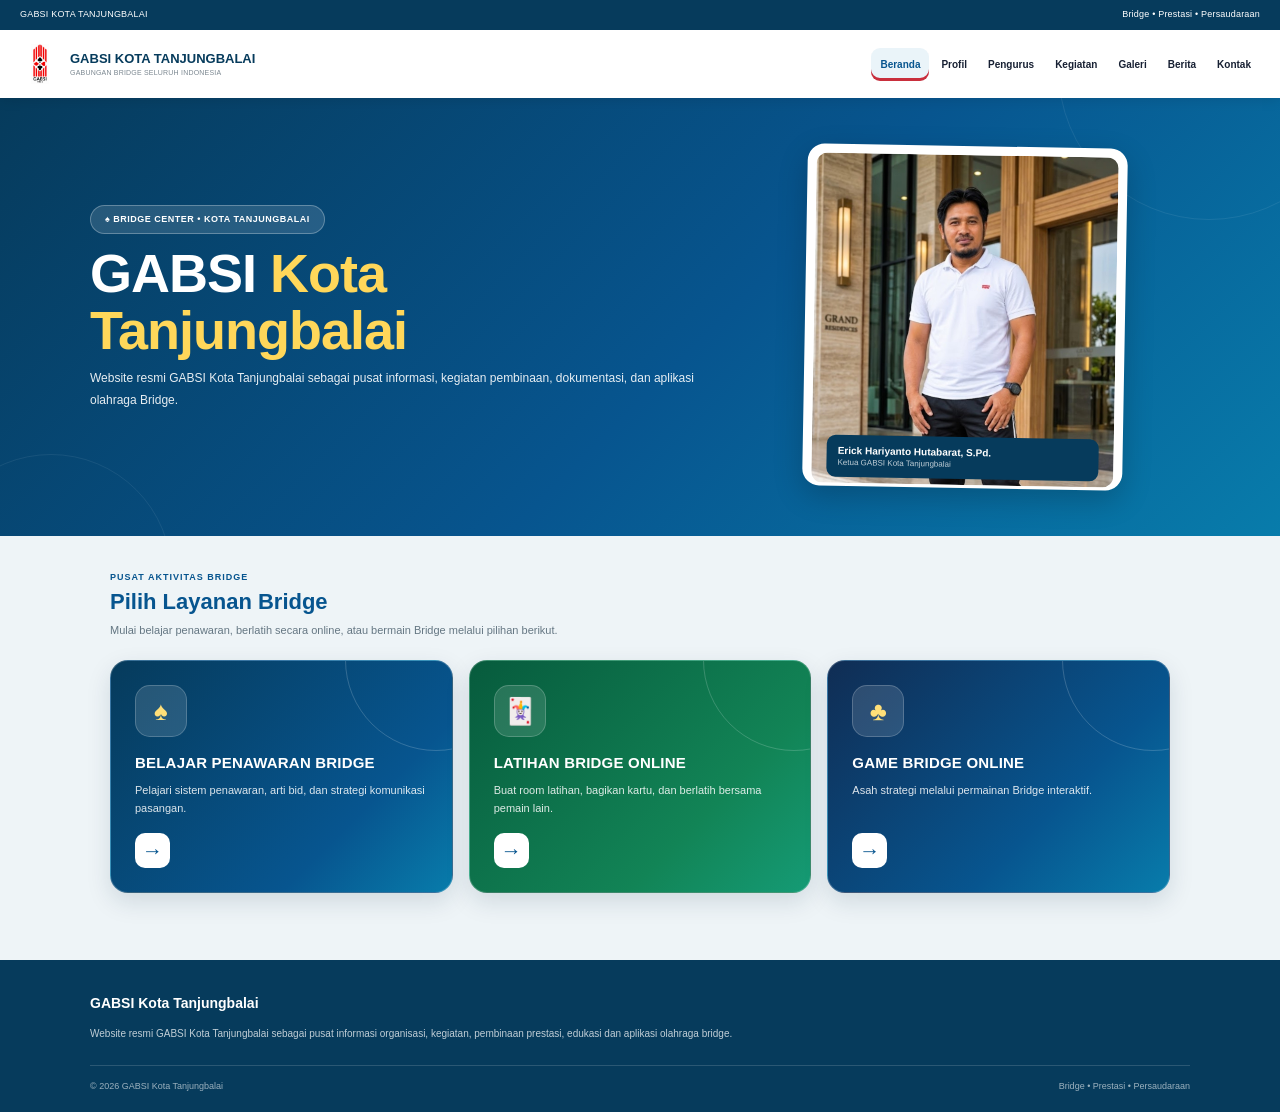
<file: index.html>
<!doctype html>
<html lang="id">
<head>
<meta charset="utf-8">
<meta name="viewport" content="width=device-width,initial-scale=1">
<meta name="theme-color" content="#063b5c">
<meta name="description" content="Website resmi GABSI Kota Tanjungbalai — Bridge Duplicate Center, informasi organisasi, kegiatan, score sheet, kartu pembanding dan Game Bridge.">
<title>GABSI Kota Tanjungbalai</title>
<link rel="icon" type="image/png" href="logo-gabsi.png">
<style>
*{box-sizing:border-box}
html{scroll-behavior:smooth}
body{margin:0;font-family:Arial,Helvetica,sans-serif;background:#eef4f7;color:#263746;line-height:1.7}
a{text-decoration:none;color:inherit}
img{max-width:100%;display:block}
.site-header{width:100%;background:#fff;box-shadow:0 2px 12px rgba(0,0,0,.10);position:relative;z-index:1000}
.top-line{width:100%;min-height:30px;background:#063b5c;color:#fff;padding:6px 20px;display:flex;align-items:center;justify-content:space-between;font-size:9px;letter-spacing:.2px}
.header-main{width:100%;min-height:68px;padding:9px 20px;display:flex;align-items:center;gap:20px;background:#fff}
.brand{display:flex;align-items:center;gap:10px;text-decoration:none;flex:0 0 auto;min-width:0;position:relative}
.brand::before,.brand::after{display:none!important;content:none!important}
.brand-logo{width:40px;height:40px;min-width:40px;min-height:40px;max-width:40px;max-height:40px;display:flex;align-items:center;justify-content:center;flex:0 0 40px;overflow:hidden;background:#fff;border-radius:8px;padding:0;margin:0}
.brand-logo img{display:block;width:100%;height:100%;max-width:100%;max-height:100%;object-fit:contain;margin:0;padding:0}
.brand-text{display:block;min-width:0}
.brand-text strong{display:block;color:#063b5c;font-size:13px;line-height:1.2;white-space:nowrap}
.brand-text small{display:block;color:#7b8790;font-size:7px;line-height:1.2;margin-top:2px;letter-spacing:.2px;white-space:nowrap}
.main-nav{display:flex;align-items:center;justify-content:flex-end;gap:3px;flex:1;min-width:0;overflow-x:auto;overflow-y:hidden;white-space:nowrap;scrollbar-width:none}
.main-nav::-webkit-scrollbar{display:none}
.main-nav a{display:inline-flex;align-items:center;justify-content:center;flex:0 0 auto;padding:8px 9px;border-radius:9px;text-decoration:none;color:#172033;font-size:10px;font-weight:600;white-space:nowrap;transition:background .2s ease,color .2s ease,box-shadow .2s ease}
.main-nav a:hover{background:#eaf4f9;color:#07558f}
.main-nav a.active{background:#eaf4f9;color:#07558f;font-weight:700;box-shadow:inset 0 -3px 0 #c92f3d}
.page-hero{background:linear-gradient(135deg,#063b5c 0%,#07558f 55%,#087cab 100%);color:#fff;padding:48px 20px;position:relative;overflow:hidden}
.page-hero::before{content:"";position:absolute;width:300px;height:300px;border-radius:50%;border:1px solid rgba(255,255,255,.08);top:-180px;right:-80px}
.page-hero::after{content:"";position:absolute;width:240px;height:240px;border-radius:50%;border:1px solid rgba(255,255,255,.07);bottom:-160px;left:-70px}
.page-hero-inner{max-width:1100px;margin:auto;position:relative;z-index:2;display:grid;grid-template-columns:1.15fr .85fr;align-items:center;gap:40px}
.hero-content{min-width:0}
.hero-label{display:inline-block;background:rgba(255,255,255,.13);border:1px solid rgba(255,255,255,.28);padding:6px 14px;border-radius:30px;font-size:9px;font-weight:bold;letter-spacing:.5px;margin-bottom:11px}
.page-hero h1{font-size:clamp(34px,6vw,54px);line-height:1.05;margin:0 0 10px;letter-spacing:-1px}
.page-hero h1 span{color:#ffd75a}
.page-hero p{max-width:680px;margin:0 0 20px;color:rgba(255,255,255,.90);font-size:12px;line-height:1.8}
.hero-buttons{display:flex;flex-wrap:wrap;gap:9px}
.hero-button{display:inline-flex;align-items:center;justify-content:center;padding:9px 13px;border-radius:8px;font-size:10px;font-weight:bold;transition:.2s ease}
.hero-button:hover{transform:translateY(-2px)}
.hero-button.green{background:#159653;color:#fff}
.hero-button.white{background:#fff;color:#07558f}
.hero-button.outline{border:1px solid rgba(255,255,255,.5);color:#fff;background:rgba(255,255,255,.08)}
.hero-photo{display:flex;justify-content:center;align-items:center}
.photo-card{width:min(320px,100%);padding:9px;background:#fff;border-radius:17px;box-shadow:0 10px 30px rgba(0,0,0,.20);transform:rotate(1deg)}
.photo-card img{width:100%;height:330px;object-fit:cover;object-position:center top;border-radius:11px}
.photo-caption{background:#063b5c;color:#fff;border-radius:9px;padding:9px 11px;margin-top:-48px;position:relative;width:90%;margin-left:auto;margin-right:auto}
.photo-caption strong{display:block;font-size:10px;line-height:1.3}
.photo-caption span{display:block;font-size:8px;color:rgba(255,255,255,.75);line-height:1.4}
.hero-stats{display:flex;gap:0;margin-top:20px}
.stat{padding:0 18px;border-left:1px solid rgba(255,255,255,.28)}
.stat:first-child{padding-left:0;border-left:0}
.stat strong{display:block;color:#fff;font-size:18px;line-height:1.1}
.stat span{display:block;color:rgba(255,255,255,.72);font-size:8px}
.container{width:100%;max-width:1100px;margin:auto;padding-left:20px;padding-right:20px}
.section{margin-bottom:25px}
.section:first-child{padding-top:38px}
.section-heading{margin-bottom:18px}
.section-label{color:#07558f;font-size:9px;font-weight:bold;letter-spacing:1px;text-transform:uppercase}
.section-title{color:#07558f;font-size:22px;line-height:1.25;margin:3px 0 5px}
.section-desc{color:#657783;font-size:11px;line-height:1.7;margin:0;max-width:760px}
.quick-grid{display:grid;grid-template-columns:repeat(3,1fr);gap:20px}
.quick-card{background:#fff;border:1px solid #dce7ec;border-radius:17px;padding:23px;min-height:150px;box-shadow:0 6px 20px rgba(0,0,0,.07);position:relative;overflow:hidden;transition:.2s ease}
.quick-card::before{content:"";position:absolute;top:0;left:0;width:100%;height:4px;background:linear-gradient(90deg,#07558f,#087cab);opacity:0;transition:.2s ease}
.quick-card:hover{transform:translateY(-3px);box-shadow:0 10px 26px rgba(0,0,0,.10)}
.quick-card:hover::before{opacity:1}
.quick-icon{width:46px;height:46px;display:flex;align-items:center;justify-content:center;background:#eaf4f9;color:#07558f;border-radius:12px;font-size:22px;margin-bottom:12px}
.quick-card h3{color:#07558f;font-size:16px;margin:0 0 6px}
.quick-card p{color:#536673;font-size:10.5px;line-height:1.75;margin:0}
.quick-card.game{background:linear-gradient(135deg,#063b5c,#07558f,#087cab);border-color:#07558f}
.quick-card.game .quick-icon{background:rgba(255,255,255,.13);color:#ffd75a}
.quick-card.game h3{color:#fff}
.quick-card.game p{color:rgba(255,255,255,.82)}
.bridge-navigation-section{padding-top:34px;padding-bottom:42px}
.bridge-navigation-heading{margin-bottom:20px}
.bridge-navigation-grid{display:grid;grid-template-columns:repeat(3,minmax(0,1fr));gap:16px}
.bridge-navigation-card{position:relative;display:flex;flex-direction:column;align-items:flex-start;gap:15px;min-height:220px;padding:24px;overflow:hidden;color:#fff;border:1px solid rgba(255,255,255,.2);border-radius:18px;box-shadow:0 9px 24px rgba(5,44,68,.13);transition:transform .2s ease,box-shadow .2s ease,filter .2s ease}
.bridge-navigation-card::before{content:"";position:absolute;width:180px;height:180px;right:-75px;top:-92px;border:1px solid rgba(255,255,255,.18);border-radius:50%;pointer-events:none}
.bridge-navigation-card:hover{transform:translateY(-4px);box-shadow:0 15px 30px rgba(5,44,68,.2);filter:saturate(1.08)}
.bridge-navigation-card:focus-visible{outline:3px solid #e4c76a;outline-offset:4px}
.bridge-navigation-card.bidding-card{background:linear-gradient(135deg,#063b5c,#07558f 70%,#087cab)}
.bridge-navigation-card.practice-card{background:linear-gradient(135deg,#075b3d,#128456 68%,#159b75)}
.bridge-navigation-card.online-game-card{background:linear-gradient(135deg,#102d54,#07558f 65%,#087cab)}
.bridge-navigation-icon{display:flex;align-items:center;justify-content:center;width:52px;height:52px;flex:0 0 52px;border:1px solid rgba(255,255,255,.2);border-radius:15px;background:rgba(255,255,255,.13);color:#ffdf78;font-size:26px;line-height:1}
.bridge-navigation-copy{display:block;position:relative;z-index:1}
.bridge-navigation-copy strong{display:block;margin-bottom:8px;color:#fff;font-size:15px;line-height:1.4;letter-spacing:.2px}
.bridge-navigation-copy small{display:block;max-width:340px;color:rgba(255,255,255,.86);font-size:11px;line-height:1.7}
.bridge-navigation-arrow{display:flex;align-items:center;justify-content:center;width:35px;height:35px;margin-top:auto;border-radius:10px;background:#fff;color:#07558f;font-size:21px;font-weight:700;transition:transform .2s ease}
.bridge-navigation-card:hover .bridge-navigation-arrow{transform:translateX(4px)}
@media(max-width:900px){.bridge-navigation-grid{grid-template-columns:1fr;gap:13px}.bridge-navigation-card{min-height:0;padding:20px;display:grid;grid-template-columns:52px minmax(0,1fr) 35px;align-items:center;gap:14px}.bridge-navigation-copy strong{font-size:13px}.bridge-navigation-arrow{margin-top:0}}
@media(max-width:420px){.bridge-navigation-section{padding-top:25px;padding-bottom:30px}.bridge-navigation-card{padding:16px;grid-template-columns:43px minmax(0,1fr) 29px;gap:10px;border-radius:14px}.bridge-navigation-icon{width:43px;height:43px;flex-basis:43px;border-radius:12px;font-size:22px}.bridge-navigation-copy strong{font-size:11px}.bridge-navigation-copy small{font-size:9px}.bridge-navigation-arrow{width:29px;height:29px;font-size:18px}}
.about-grid{display:grid;grid-template-columns:1fr;gap:20px}
.about-card{background:#fff;border:1px solid #dce7ec;border-radius:17px;padding:25px;box-shadow:0 6px 20px rgba(0,0,0,.07)}
.about-card .small{color:#07558f;font-size:9px;font-weight:bold;letter-spacing:1px;text-transform:uppercase}
.about-card h3{color:#07558f;font-size:18px;margin:4px 0 10px}
.about-card p{color:#536673;font-size:10.5px;line-height:1.8;margin:0 0 14px}
.about-btn{display:inline-block;background:#07558f;color:#fff;padding:9px 12px;border-radius:8px;font-size:9px;font-weight:bold;transition:.2s ease}
.about-btn:hover{background:#063b5c;transform:translateY(-1px)}
.apps-section{padding-top:38px;padding-bottom:38px;background:#eef4f7}
.apps-grid{display:grid;grid-template-columns:1fr 1fr;gap:20px}
.app-card{border-radius:17px;padding:25px;color:#fff;min-height:185px;display:flex;flex-direction:column;justify-content:space-between;box-shadow:0 6px 20px rgba(0,0,0,.10);position:relative;overflow:hidden}
.app-card::before{content:"";position:absolute;width:170px;height:170px;right:-80px;top:-80px;border-radius:50%;border:1px solid rgba(255,255,255,.10)}
.app-card.blue{background:linear-gradient(135deg,#063b5c,#07558f,#087cab)}
.app-card.green{background:linear-gradient(135deg,#087645,#149b59,#087c65)}
.app-card.game{grid-column:1 / -1;min-height:205px;background:linear-gradient(135deg,#063b5c,#07558f,#087cab);border:1px solid rgba(255,255,255,.18)}
.app-content{position:relative;z-index:2}
.app-icon{width:48px;height:48px;display:flex;align-items:center;justify-content:center;border-radius:12px;background:rgba(255,255,255,.12);font-size:23px;margin-bottom:10px}
.app-card h3{margin:0 0 5px;font-size:17px}
.app-card p{margin:0;color:rgba(255,255,255,.85);font-size:10.5px;line-height:1.75;max-width:680px}
.app-button{align-self:flex-start;display:inline-block;margin-top:15px;background:#fff;color:#07558f;padding:9px 13px;border-radius:8px;font-size:9px;font-weight:bold;position:relative;z-index:3;transition:.2s ease}
.app-button:hover{transform:translateY(-2px);box-shadow:0 5px 14px rgba(0,0,0,.15)}
.footer{background:#063b5c;color:#fff;padding:32px 20px 18px}
.footer-inner{max-width:1100px;margin:auto;display:grid;grid-template-columns:1fr;gap:30px}
.footer h3{font-size:14px;margin:0 0 9px}
.footer p{color:rgba(255,255,255,.75);font-size:10px;line-height:1.7;margin:0}
.footer-links{display:flex;flex-direction:column;gap:5px}
.footer-links a{color:rgba(255,255,255,.75);text-decoration:none;font-size:10px;transition:.2s ease}
.footer-links a:hover{color:#fff;transform:translateX(2px)}
.footer-bottom{max-width:1100px;margin:23px auto 0;padding-top:13px;border-top:1px solid rgba(255,255,255,.15);display:flex;justify-content:space-between;color:rgba(255,255,255,.6);font-size:9px}
@media(max-width:1100px){.header-main{gap:10px}.main-nav{justify-content:flex-start}.main-nav a{padding:8px 8px}}
@media(max-width:900px){.page-hero-inner{grid-template-columns:1fr;text-align:center;gap:25px}.hero-content{display:flex;flex-direction:column;align-items:center}.page-hero p{margin-left:auto;margin-right:auto}.hero-photo{order:-1}.photo-card{width:260px}.photo-card img{height:280px}.quick-grid{grid-template-columns:1fr 1fr}.apps-grid{grid-template-columns:1fr}.app-card.game{grid-column:auto}}
@media(max-width:800px){.about-grid{grid-template-columns:1fr}}
@media(max-width:700px){.top-line{padding:6px 10px;font-size:7px;gap:8px}.header-main{min-height:58px;padding:7px 10px;gap:8px}.brand-logo{width:36px;height:36px;min-width:36px;min-height:36px;max-width:36px;max-height:36px;flex-basis:36px}.brand-text strong{font-size:10px}.brand-text small{font-size:5px}.main-nav{flex:1;gap:2px;overflow-x:auto}.main-nav a{font-size:8px;padding:7px 8px}.page-hero{padding:32px 15px}.page-hero h1{font-size:30px}.page-hero p{font-size:10px}.hero-buttons{justify-content:center}.hero-button{font-size:9px;padding:8px 10px}.hero-stats{justify-content:center}.stat{padding:0 10px}.stat strong{font-size:16px}.stat span{font-size:7px}.container{padding-left:12px;padding-right:12px}.section:first-child{padding-top:25px}.quick-grid{grid-template-columns:1fr 1fr;gap:12px}.quick-card{padding:18px;min-height:145px}.quick-icon{width:40px;height:40px;font-size:19px}.quick-card h3{font-size:13px}.quick-card p{font-size:9px}.about-card{padding:20px}.app-card{padding:20px;min-height:175px}.app-card.game{min-height:195px}.footer{padding:27px 15px 15px}.footer-inner{grid-template-columns:1fr;gap:20px}.footer-inner>div:first-child{grid-column:auto}.footer-bottom{flex-direction:column;gap:5px}}
@media(max-width:380px){.brand-text{display:none}.header-main{gap:5px}.main-nav a{font-size:7px;padding:6px 7px}.page-hero h1{font-size:26px}.quick-grid{grid-template-columns:1fr}.hero-buttons{width:100%}.hero-button{flex:1}}
</style>
</head>
<body>
<header class="site-header">
<div class="top-line">
<span>GABSI KOTA TANJUNGBALAI</span>
<span>Bridge • Prestasi • Persaudaraan</span>
</div>
<div class="header-main">
<a href="index.html" class="brand">
<div class="brand-logo">
<img src="logo-gabsi.png" alt="Logo GABSI Kota Tanjungbalai">
</div>
<div class="brand-text">
<strong>GABSI KOTA TANJUNGBALAI</strong>
<small>GABUNGAN BRIDGE SELURUH INDONESIA</small>
</div>
</a>
<nav class="main-nav">
<a href="index.html" class="active">Beranda</a>
<a href="profil.html">Profil</a>
<a href="pengurus.html">Pengurus</a>
<a href="kegiatan.html">Kegiatan</a>
<a href="galeri.html">Galeri</a>
<a href="berita.html">Berita</a>
<a href="kontak.html">Kontak</a>
</nav>
</div>
</header>
<section class="page-hero">
<div class="page-hero-inner">
<div class="hero-content">
<div class="hero-label">♠ BRIDGE CENTER • KOTA TANJUNGBALAI</div>
<h1>GABSI <span>Kota Tanjungbalai</span></h1>
<p>Website resmi GABSI Kota Tanjungbalai sebagai pusat informasi, kegiatan pembinaan, dokumentasi, dan aplikasi olahraga Bridge.</p>
</div>
<div class="hero-photo">
<div class="photo-card">
<img src="ketua-gabsi.jpg" alt="Ketua GABSI Kota Tanjungbalai">
<div class="photo-caption">
<strong>Erick Hariyanto Hutabarat, S.Pd.</strong>
<span>Ketua GABSI Kota Tanjungbalai</span>
</div>
</div>
</div>
</div>
</section>
<section class="section bridge-navigation-section">
<div class="container">
<div class="section-heading bridge-navigation-heading">
<div class="section-label">PUSAT AKTIVITAS BRIDGE</div>
<h2 class="section-title">Pilih Layanan Bridge</h2>
<p class="section-desc">Mulai belajar penawaran, berlatih secara online, atau bermain Bridge melalui pilihan berikut.</p>
</div>
<div class="bridge-navigation-grid">
<a href="aplikasi.html" class="bridge-navigation-card bidding-card">
<span class="bridge-navigation-icon" aria-hidden="true">♠</span>
<span class="bridge-navigation-copy">
<strong>BELAJAR PENAWARAN BRIDGE</strong>
<small>Pelajari sistem penawaran, arti bid, dan strategi komunikasi pasangan.</small>
</span>
<span class="bridge-navigation-arrow" aria-hidden="true">→</span>
</a>
<a href="kocokan-kartu.html" class="bridge-navigation-card practice-card">
<span class="bridge-navigation-icon" aria-hidden="true">🃏</span>
<span class="bridge-navigation-copy">
<strong>LATIHAN BRIDGE ONLINE</strong>
<small>Buat room latihan, bagikan kartu, dan berlatih bersama pemain lain.</small>
</span>
<span class="bridge-navigation-arrow" aria-hidden="true">→</span>
</a>
<a href="game-bridge-gabsi.html" class="bridge-navigation-card online-game-card">
<span class="bridge-navigation-icon" aria-hidden="true">♣</span>
<span class="bridge-navigation-copy">
<strong>GAME BRIDGE ONLINE</strong>
<small>Asah strategi melalui permainan Bridge interaktif.</small>
</span>
<span class="bridge-navigation-arrow" aria-hidden="true">→</span>
</a>
</div>
</div>
</section>
<footer class="footer">
<div class="footer-inner">
<div>
<h3>GABSI Kota Tanjungbalai</h3>
<p>Website resmi GABSI Kota Tanjungbalai sebagai pusat informasi organisasi, kegiatan, pembinaan prestasi, edukasi dan aplikasi olahraga bridge.</p>
</div>
</div>
<div class="footer-bottom">
<span>© 2026 GABSI Kota Tanjungbalai</span>
<span>Bridge • Prestasi • Persaudaraan</span>
</div>
</footer>
<script>
/* =====================================================
   SERVICE WORKER
===================================================== */

if("serviceWorker" in navigator){

  window.addEventListener(
    "load",
    function(){

      navigator.serviceWorker
        .register("sw.js")
        .catch(function(error){

          console.log(
            "Service Worker:",
            error
          );

        });

    }
  );

}
</script>
</body>
</html>
</file>
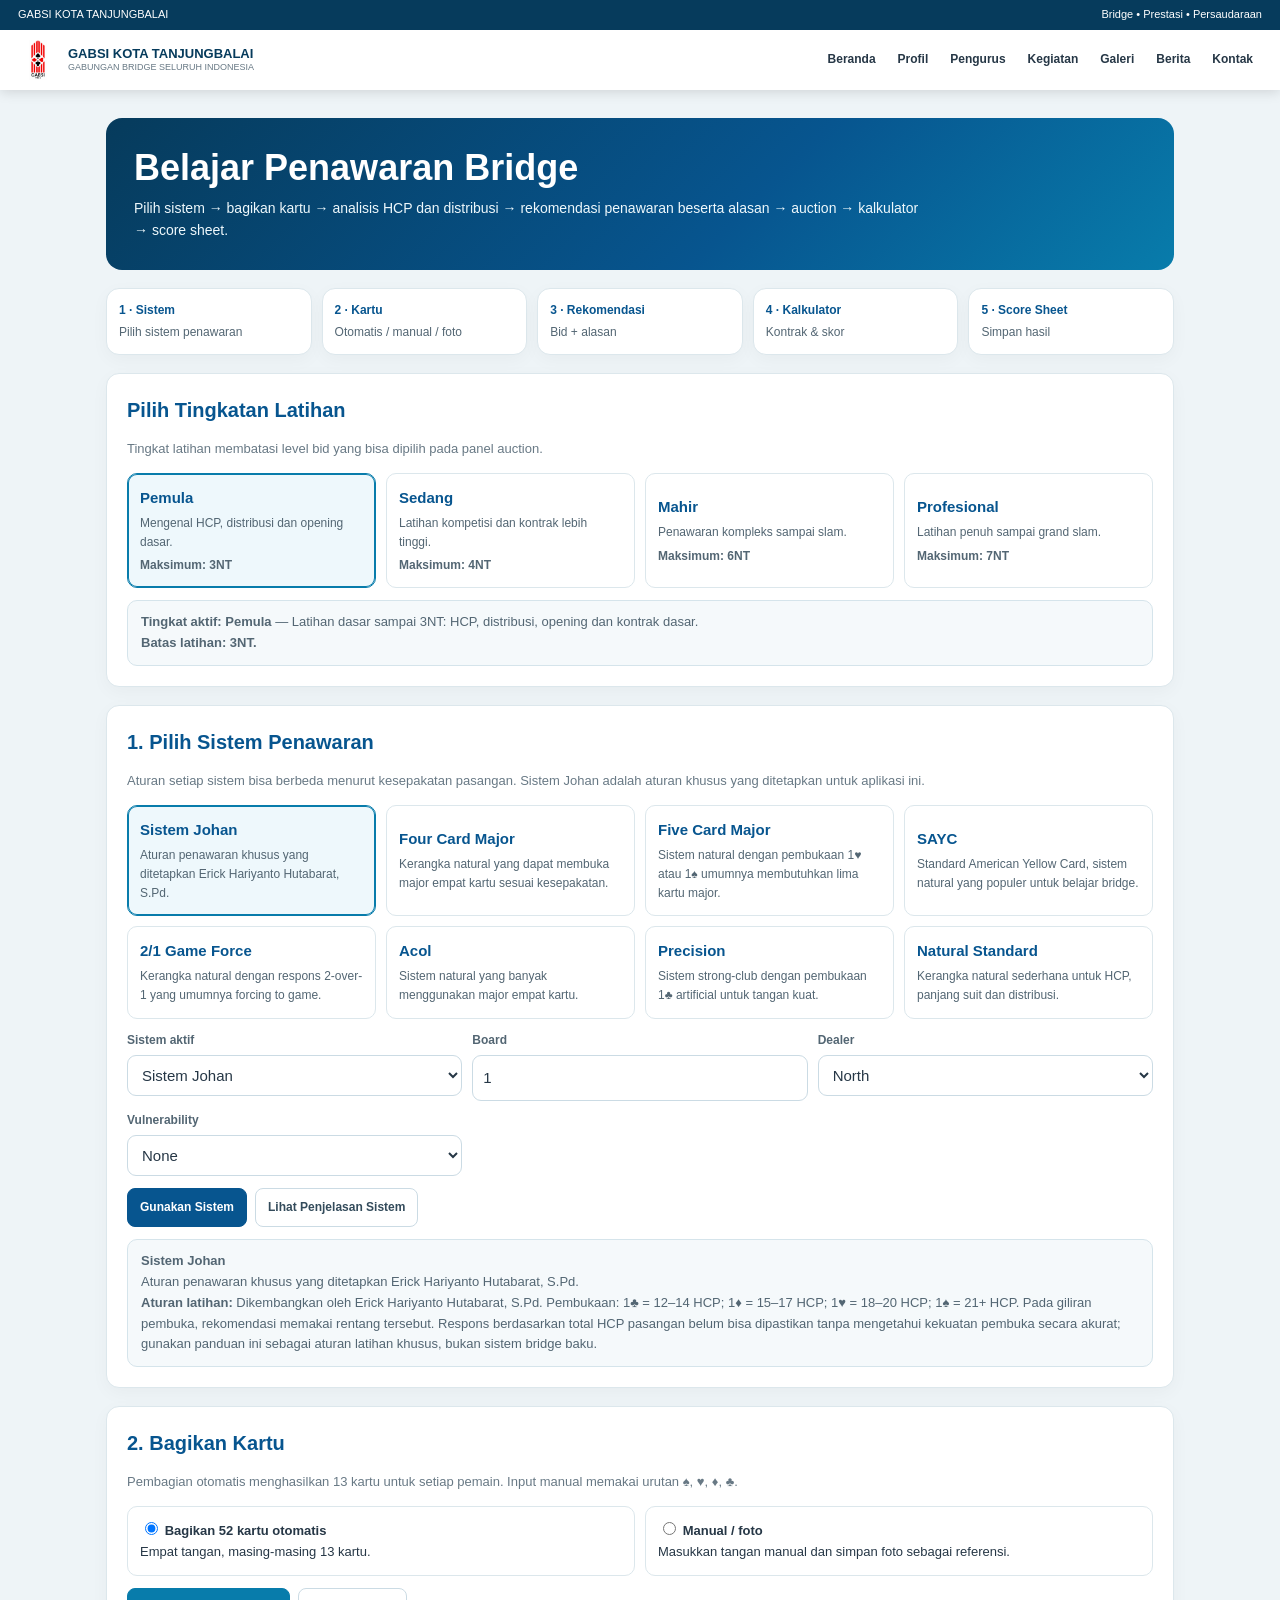
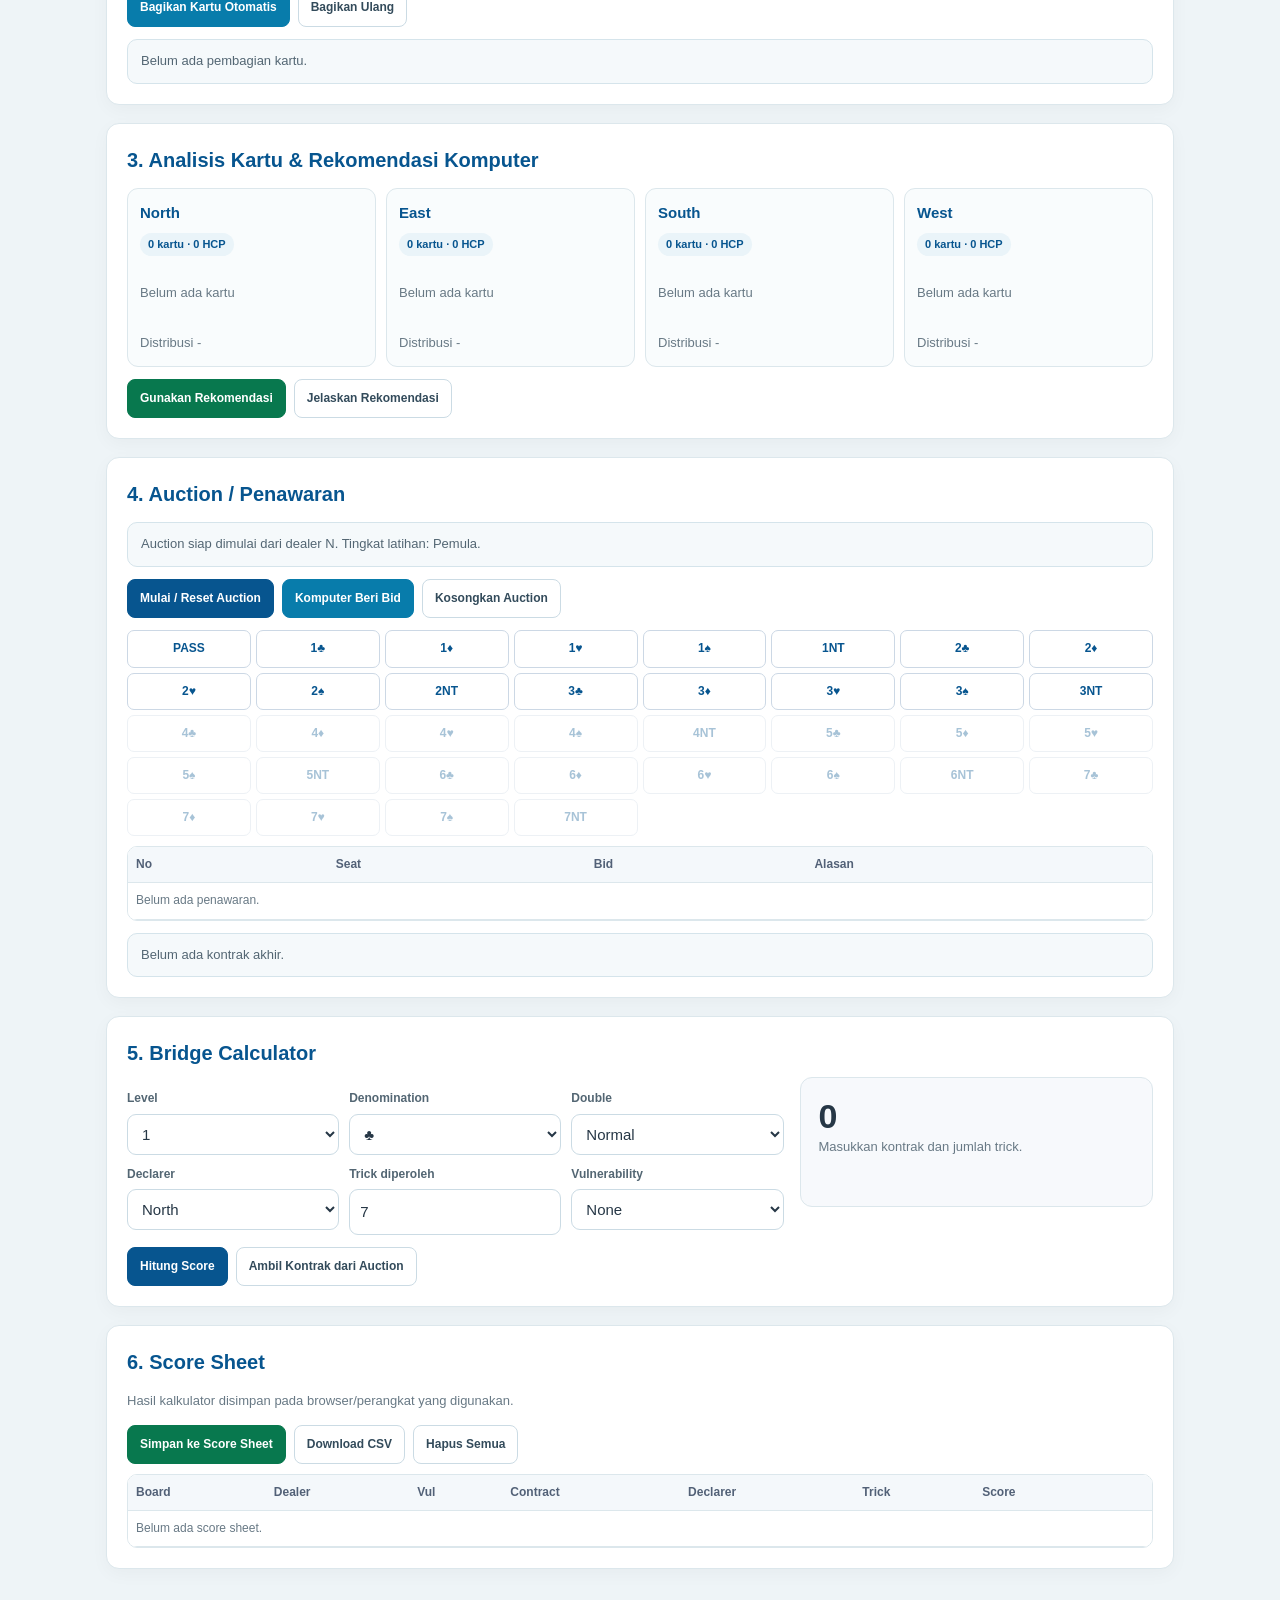
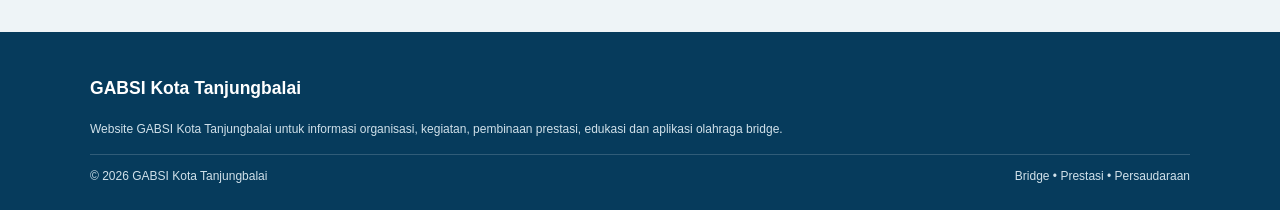
<file: aplikasi.html>
<!doctype html>
<html lang="id">
<head>
<meta charset="utf-8">
<meta name="viewport" content="width=device-width,initial-scale=1">
<meta name="theme-color" content="#063b5c">
<meta name="description" content="Belajar Penawaran Bridge — GABSI Kota Tanjungbalai">
<title>Belajar Penawaran Bridge — GABSI Kota Tanjungbalai</title>
<link rel="icon" type="image/png" href="logo-gabsi.png">
<style>
:root{--navy:#063b5c;--blue:#07558f;--blue2:#087cab;--bg:#eef4f7;--ink:#263746;--muted:#536673;--line:#dce7ec;--green:#08784e;--red:#c92f3d;--gold:#ffd75a}
*{box-sizing:border-box}html{scroll-behavior:smooth}body{margin:0;font:15px/1.6 Arial,Helvetica,sans-serif;background:var(--bg);color:var(--ink)}a{text-decoration:none;color:inherit}button,input,select,textarea{font:inherit}
.site-header{position:sticky;top:0;z-index:10;background:white;box-shadow:0 2px 12px #0002}.top-line{display:flex;justify-content:space-between;gap:10px;padding:6px 18px;background:var(--navy);color:white;font-size:11px}.header-main{display:flex;align-items:center;gap:18px;padding:10px 18px}.brand{display:flex;align-items:center;gap:10px;flex-shrink:0}.brand-logo{width:40px;height:40px;object-fit:contain}.brand-text strong,.brand-text small{display:block;line-height:1.25}.brand-text strong{font-size:13px;color:var(--navy)}.brand-text small{font-size:9px;color:#687985}.main-nav{display:flex;gap:4px;overflow-x:auto;white-space:nowrap;margin-left:auto}.main-nav a{padding:7px 9px;border-radius:8px;font-size:12px;font-weight:bold}.main-nav a:hover{background:#eaf4f9;color:var(--blue)}
main{max-width:1100px;margin:auto;padding:28px 16px 45px}.hero{padding:28px;border-radius:16px;color:white;background:linear-gradient(135deg,#063b5c,#07558f 60%,#087cab);margin-bottom:18px}.hero h1{margin:0 0 8px;font-size:clamp(25px,4vw,36px);line-height:1.2}.hero p{margin:0;max-width:800px;color:#eef8fc;font-size:14px}.steps{display:grid;grid-template-columns:repeat(5,1fr);gap:10px;margin-bottom:18px}.step,.panel{background:white;border:1px solid var(--line);border-radius:13px;box-shadow:0 5px 18px #00000009}.step{padding:12px;font-size:12px;color:var(--muted)}.step b{display:block;color:var(--blue);margin-bottom:3px}.panel{padding:20px;margin-bottom:18px}.panel h2{margin:0 0 8px;color:var(--blue);font-size:20px}.muted{color:#687985;font-size:13px}.levels,.systems,.hands,.form,.uploads{display:grid;gap:10px}.levels{grid-template-columns:repeat(4,1fr);margin-top:12px}.systems{grid-template-columns:repeat(4,1fr)}.level,.sys{padding:12px;border:1px solid var(--line);border-radius:10px;background:white;cursor:pointer;text-align:left}.level b,.sys b{display:block;color:var(--blue)}.level span,.sys span{display:block;font-size:12px;color:var(--muted);margin-top:4px}.level.active,.sys.active{border-color:var(--blue2);background:#eef8fc;box-shadow:inset 0 0 0 1px var(--blue2)}.form{grid-template-columns:repeat(3,minmax(0,1fr));margin-top:12px}.field label{display:block;font-size:12px;font-weight:bold;color:var(--muted);margin-bottom:5px}.field input,.field select,.field textarea{width:100%;padding:10px;border:1px solid #cbdbe4;border-radius:9px;background:white;color:var(--ink)}.field textarea{min-height:78px}.btns{display:flex;flex-wrap:wrap;gap:8px;margin-top:12px}.btn{border:1px solid #cbdbe4;border-radius:8px;padding:9px 12px;background:white;color:#334b5b;font-size:12px;font-weight:bold;cursor:pointer}.btn.primary{background:var(--blue);border-color:var(--blue);color:white}.btn.blue{background:var(--blue2);border-color:var(--blue2);color:white}.btn.good{background:var(--green);border-color:var(--green);color:white}.notice{padding:11px 13px;border:1px solid #d5e4eb;background:#f5f9fb;border-radius:10px;font-size:13px;margin-top:12px;color:var(--muted)}.modes{display:grid;grid-template-columns:1fr 1fr;gap:10px}.mode{padding:12px;border:1px solid var(--line);border-radius:10px;font-size:13px}.hidden{display:none!important}
.hands{grid-template-columns:repeat(4,minmax(0,1fr));margin-top:12px}.hand{border:1px solid var(--line);border-radius:11px;padding:12px;background:#f9fcfd;min-width:0}.hand>b{display:block;color:var(--blue);margin-bottom:6px}.badge{display:inline-block;border-radius:20px;padding:3px 8px;background:#eaf4f9;color:var(--blue);font-size:11px;font-weight:bold}
.cards{display:flex;flex-wrap:wrap;align-items:center;gap:5px;margin:10px 0;min-height:54px}.playing-card{width:34px;height:48px;border:1px solid #cbd3da;border-radius:5px;background:#fff;box-shadow:0 2px 4px #00000012;display:inline-flex;flex-direction:column;align-items:center;justify-content:center;font-weight:bold;line-height:1.05;flex:0 0 auto}.playing-card .rank{font-size:15px}.playing-card .suit{font-size:17px}.playing-card.red{color:#c82035}.playing-card.black{color:#17232c}.suit-row{display:flex;align-items:flex-start;gap:5px;flex-wrap:wrap}.suit-label{font-size:11px;font-weight:bold;margin-right:2px}.rec{background:#f3fbf7;border:1px solid #b8e0cf;border-radius:12px;padding:15px}.rec .bid{font-size:30px;font-weight:900;line-height:1.2;color:#075d3e}.rec p{font-size:13px;margin:6px 0;color:#3f5d50}.tablewrap{overflow:auto;border:1px solid var(--line);border-radius:10px;margin-top:10px}.table{width:100%;border-collapse:collapse;min-width:620px;background:white}.table th,.table td{padding:8px;border-bottom:1px solid var(--line);font-size:12px;text-align:left;vertical-align:top}.table th{background:#f4f8fb;color:#526177}.bidpad{display:grid;grid-template-columns:repeat(8,1fr);gap:5px;margin-top:12px}.bidpad button{padding:8px 2px;border:1px solid #ccd8e5;background:white;color:var(--blue);border-radius:7px;font-weight:bold;font-size:12px;cursor:pointer}.bidpad button:disabled{opacity:.35;cursor:not-allowed}.grid{display:grid;grid-template-columns:1.3fr .7fr;gap:16px;align-items:start}.result{padding:18px;border:1px solid var(--line);border-radius:12px;background:#f7f9fc;min-height:130px}.score{font-size:34px;font-weight:900;line-height:1.2}.pos{color:var(--green)}.neg{color:#c92a2a}.uploads{grid-template-columns:repeat(4,1fr)}.upload{border:1px dashed #b9cbd9;padding:10px;border-radius:10px;font-size:12px}.upload input{width:100%;margin-top:6px}.upload img{display:none;width:100%;max-height:130px;object-fit:contain;margin-top:8px}.footer{background:var(--navy);color:white;padding:24px 18px}.footer-inner,.footer-bottom{max-width:1100px;margin:auto}.footer p,.footer-bottom{font-size:12px;color:#d1e1ea}.footer-bottom{border-top:1px solid #ffffff2b;margin-top:15px;padding-top:12px;display:flex;justify-content:space-between}
@media(max-width:850px){.steps{grid-template-columns:repeat(3,1fr)}.systems{grid-template-columns:repeat(2,1fr)}.hands{grid-template-columns:repeat(2,minmax(0,1fr))}.grid{grid-template-columns:1fr}.uploads{grid-template-columns:repeat(2,1fr)}}
@media(max-width:600px){.header-main{align-items:flex-start;gap:8px;padding:8px}.brand-logo{width:34px;height:34px}.brand-text strong{font-size:10px}.brand-text small{font-size:7px}.main-nav a{font-size:10px;padding:7px}.top-line{font-size:9px;padding:6px 10px}main{padding:18px 10px 30px}.hero{padding:22px 17px}.hero p{font-size:13px}.steps{grid-template-columns:repeat(2,1fr)}.panel{padding:15px}.levels{grid-template-columns:1fr 1fr}.systems{grid-template-columns:1fr}.form{grid-template-columns:1fr}.hands{grid-template-columns:1fr}.modes{grid-template-columns:1fr}.bidpad{grid-template-columns:repeat(5,1fr)}.playing-card{width:32px;height:45px}.footer-bottom{flex-direction:column;gap:5px}}
</style>
</head>
<body>
<header class="site-header">
  <div class="top-line"><span>GABSI KOTA TANJUNGBALAI</span><span>Bridge • Prestasi • Persaudaraan</span></div>
  <div class="header-main">
    <a href="index.html" class="brand"><img class="brand-logo" src="logo-gabsi.png" alt="Logo GABSI"><span class="brand-text"><strong>GABSI KOTA TANJUNGBALAI</strong><small>GABUNGAN BRIDGE SELURUH INDONESIA</small></span></a>
    <nav class="main-nav"><a href="index.html">Beranda</a><a href="profil.html">Profil</a><a href="pengurus.html">Pengurus</a><a href="kegiatan.html">Kegiatan</a><a href="galeri.html">Galeri</a><a href="berita.html">Berita</a><a href="kontak.html">Kontak</a></nav>
  </div>
</header>
<main>
<section class="hero"><h1>Belajar Penawaran Bridge</h1><p>Pilih sistem → bagikan kartu → analisis HCP dan distribusi → rekomendasi penawaran beserta alasan → auction → kalkulator → score sheet.</p></section>
<div class="steps"><div class="step"><b>1 · Sistem</b>Pilih sistem penawaran</div><div class="step"><b>2 · Kartu</b>Otomatis / manual / foto</div><div class="step"><b>3 · Rekomendasi</b>Bid + alasan</div><div class="step"><b>4 · Kalkulator</b>Kontrak & skor</div><div class="step"><b>5 · Score Sheet</b>Simpan hasil</div></div>
<section class="panel"><h2>Pilih Tingkatan Latihan</h2><p class="muted">Tingkat latihan membatasi level bid yang bisa dipilih pada panel auction.</p><div class="levels" id="trainingLevels"><button class="level" data-level="beginner"><b>Pemula</b><span>Mengenal HCP, distribusi dan opening dasar.</span><span><strong>Maksimum: 3NT</strong></span></button><button class="level" data-level="intermediate"><b>Sedang</b><span>Latihan kompetisi dan kontrak lebih tinggi.</span><span><strong>Maksimum: 4NT</strong></span></button><button class="level" data-level="advanced"><b>Mahir</b><span>Penawaran kompleks sampai slam.</span><span><strong>Maksimum: 6NT</strong></span></button><button class="level" data-level="professional"><b>Profesional</b><span>Latihan penuh sampai grand slam.</span><span><strong>Maksimum: 7NT</strong></span></button></div><div id="trainingLevelNote" class="notice"></div></section>
<section class="panel"><h2>1. Pilih Sistem Penawaran</h2><p class="muted">Aturan setiap sistem bisa berbeda menurut kesepakatan pasangan. Sistem Johan adalah aturan khusus yang ditetapkan untuk aplikasi ini.</p><div id="systems" class="systems"></div><div class="form"><div class="field"><label for="system">Sistem aktif</label><select id="system"></select></div><div class="field"><label for="board">Board</label><input id="board" type="number" min="1" value="1"></div><div class="field"><label for="dealer">Dealer</label><select id="dealer"><option value="N">North</option><option value="E">East</option><option value="S">South</option><option value="W">West</option></select></div><div class="field"><label for="vul">Vulnerability</label><select id="vul"><option>None</option><option>NS</option><option>EW</option><option>Both</option></select></div></div><div class="btns"><button class="btn primary" id="applySystem">Gunakan Sistem</button><button class="btn" id="systemInfo">Lihat Penjelasan Sistem</button></div><div id="systemDetail" class="notice"></div></section>
<section class="panel"><h2>2. Bagikan Kartu</h2><p class="muted">Pembagian otomatis menghasilkan 13 kartu untuk setiap pemain. Input manual memakai urutan ♠, ♥, ♦, ♣.</p><div class="modes"><label class="mode"><input type="radio" name="mode" value="auto" checked> <b>Bagikan 52 kartu otomatis</b><br>Empat tangan, masing-masing 13 kartu.</label><label class="mode"><input type="radio" name="mode" value="manual"> <b>Manual / foto</b><br>Masukkan tangan manual dan simpan foto sebagai referensi.</label></div><div id="autoBox" class="btns"><button class="btn blue" id="deal">Bagikan Kartu Otomatis</button><button class="btn" id="reshuffle">Bagikan Ulang</button></div><div id="manualBox" class="hidden"><h3>Tangan Manual</h3><p class="muted">Contoh: AKQ52 234 AK7 85. Pisahkan empat suit dengan spasi atau titik.</p><div class="form"><div class="field"><label>North</label><textarea id="N" placeholder="AKQ52 234 AK7 85"></textarea></div><div class="field"><label>East</label><textarea id="E"></textarea></div><div class="field"><label>South</label><textarea id="S"></textarea></div><div class="field"><label>West</label><textarea id="W"></textarea></div></div><div class="btns"><button class="btn primary" id="applyManual">Gunakan Tangan Manual</button></div><h3>Foto Kartu</h3><div id="uploads" class="uploads"></div><div class="btns"><button class="btn" id="clearPhotos">Hapus Foto</button></div></div><div id="dealStatus" class="notice">Belum ada pembagian kartu.</div></section>
<section class="panel"><h2>3. Analisis Kartu & Rekomendasi Komputer</h2><div id="hands" class="hands"></div><div id="recommend" style="margin-top:12px"></div><div class="btns"><button class="btn good" id="useRec">Gunakan Rekomendasi</button><button class="btn" id="explain">Jelaskan Rekomendasi</button></div></section>
<section class="panel"><h2>4. Auction / Penawaran</h2><div id="auctionMeta" class="notice"></div><div class="btns"><button class="btn primary" id="startAuction">Mulai / Reset Auction</button><button class="btn blue" id="computerBid">Komputer Beri Bid</button><button class="btn" id="clearAuction">Kosongkan Auction</button></div><div id="bidpad" class="bidpad"></div><div class="tablewrap"><table class="table"><thead><tr><th>No</th><th>Seat</th><th>Bid</th><th>Alasan</th></tr></thead><tbody id="auctionBody"></tbody></table></div><div id="contractBox" class="notice">Belum ada kontrak akhir.</div></section>
<section class="panel"><h2>5. Bridge Calculator</h2><div class="grid"><div><div class="form"><div class="field"><label for="level">Level</label><select id="level"><option>1</option><option>2</option><option>3</option><option>4</option><option>5</option><option>6</option><option>7</option></select></div><div class="field"><label for="strain">Denomination</label><select id="strain"><option value="C">♣</option><option value="D">♦</option><option value="H">♥</option><option value="S">♠</option><option value="N">NT</option></select></div><div class="field"><label for="mult">Double</label><select id="mult"><option value="1">Normal</option><option value="2">Double</option><option value="4">Redouble</option></select></div><div class="field"><label for="declarer">Declarer</label><select id="declarer"><option value="N">North</option><option value="E">East</option><option value="S">South</option><option value="W">West</option></select></div><div class="field"><label for="tricks">Trick diperoleh</label><input id="tricks" type="number" min="0" max="13" value="7"></div><div class="field"><label for="calcVul">Vulnerability</label><select id="calcVul"><option>None</option><option>NS</option><option>EW</option><option>Both</option></select></div></div><div class="btns"><button class="btn primary" id="calculate">Hitung Score</button><button class="btn" id="loadContract">Ambil Kontrak dari Auction</button></div></div><div class="result"><div id="score" class="score">0</div><div id="scoreExplain" class="muted">Masukkan kontrak dan jumlah trick.</div></div></div></section>
<section class="panel"><h2>6. Score Sheet</h2><p class="muted">Hasil kalkulator disimpan pada browser/perangkat yang digunakan.</p><div class="btns"><button class="btn good" id="saveScore">Simpan ke Score Sheet</button><button class="btn" id="export">Download CSV</button><button class="btn" id="clearScores">Hapus Semua</button></div><div class="tablewrap"><table class="table"><thead><tr><th>Board</th><th>Dealer</th><th>Vul</th><th>Contract</th><th>Declarer</th><th>Trick</th><th>Score</th><th></th></tr></thead><tbody id="scores"></tbody></table></div></section>
</main>
<footer class="footer"><div class="footer-inner"><h3>GABSI Kota Tanjungbalai</h3><p>Website GABSI Kota Tanjungbalai untuk informasi organisasi, kegiatan, pembinaan prestasi, edukasi dan aplikasi olahraga bridge.</p><div class="footer-bottom"><span>© 2026 GABSI Kota Tanjungbalai</span><span>Bridge • Prestasi • Persaudaraan</span></div></div></footer>
<script>
(()=>{'use strict';
const $=id=>document.getElementById(id),seats=['N','E','S','W'],suits=['S','H','D','C'],RANKS=['2','3','4','5','6','7','8','9','T','J','Q','K','A'];
const TRAINING={beginner:{name:'Pemula',maxLevel:3,desc:'Latihan dasar sampai 3NT: HCP, distribusi, opening dan kontrak dasar.'},intermediate:{name:'Sedang',maxLevel:4,desc:'Latihan sampai 4NT dengan penawaran lebih kompleks.'},advanced:{name:'Mahir',maxLevel:6,desc:'Latihan sampai 6NT termasuk slam.'},professional:{name:'Profesional',maxLevel:7,desc:'Latihan penuh sampai 7NT termasuk grand slam.'}};
let trainingLevel=localStorage.getItem('gabsi_bridge_training_level')||'beginner';
const SYSTEMS={
Johan:{name:'Sistem Johan',desc:'Aturan penawaran khusus yang ditetapkan Erick Hariyanto Hutabarat, S.Pd.',rule:'Dikembangkan oleh Erick Hariyanto Hutabarat, S.Pd. Pembukaan: 1♣ = 12–14 HCP; 1♦ = 15–17 HCP; 1♥ = 18–20 HCP; 1♠ = 21+ HCP. Pada giliran pembuka, rekomendasi memakai rentang tersebut. Respons berdasarkan total HCP pasangan belum bisa dipastikan tanpa mengetahui kekuatan pembuka secara akurat; gunakan panduan ini sebagai aturan latihan khusus, bukan sistem bridge baku.'},
Four:{name:'Four Card Major',desc:'Kerangka natural yang dapat membuka major empat kartu sesuai kesepakatan.',rule:'Prioritaskan major empat kartu atau lebih menurut kesepakatan pasangan; tidak ada satu versi universal.'},
Five:{name:'Five Card Major',desc:'Sistem natural dengan pembukaan 1♥ atau 1♠ umumnya membutuhkan lima kartu major.',rule:'Major lima kartu menjadi prioritas. Rentang 1NT dan urutan minor harus mengikuti versi sistem yang disepakati.'},
SAYC:{name:'SAYC',desc:'Standard American Yellow Card, sistem natural yang populer untuk belajar bridge.',rule:'Umumnya memakai major lima kartu dan pembukaan 1NT 15–17 HCP.'},
Two:{name:'2/1 Game Force',desc:'Kerangka natural dengan respons 2-over-1 yang umumnya forcing to game.',rule:'Respons suit baru pada level dua dalam situasi yang memenuhi syarat bersifat game-forcing; detail mengikuti kesepakatan pasangan.'},
Acol:{name:'Acol',desc:'Sistem natural yang banyak menggunakan major empat kartu.',rule:'Banyak versi Acol menggunakan pembukaan 1NT 12–14 HCP dan dapat membuka major empat kartu; konvensi pasangan dapat berbeda.'},
Precision:{name:'Precision',desc:'Sistem strong-club dengan pembukaan 1♣ artificial untuk tangan kuat.',rule:'Banyak versi Precision memakai 1♣ untuk 16+ HCP; respons dan pembukaan lain bergantung versi.'},
Natural:{name:'Natural Standard',desc:'Kerangka natural sederhana untuk HCP, panjang suit dan distribusi.',rule:'Gunakan kekuatan, panjang suit dan keseimbangan tangan; detailnya harus disepakati pasangan.'}};
let hands={N:[],E:[],S:[],W:[]},auction=[],turn=0,recommendation=null,contract=null,scores=[];
try{scores=JSON.parse(localStorage.getItem('gabsi_bridge_scores')||'[]');if(!Array.isArray(scores))scores=[];}catch(e){scores=[];}
function suitSym(s){return {S:'♠',H:'♥',D:'♦',C:'♣'}[s]||s}
function hcp(a){return a.reduce((n,c)=>n+({A:4,K:3,Q:2,J:1}[c.r]||0),0)}
function dist(a){return suits.map(s=>a.filter(c=>c.s===s).length).sort((a,b)=>b-a)}
function fmtDist(a){return dist(a).join('-')}
function longest(a){return suits.map(s=>({s,n:a.filter(c=>c.s===s).length})).sort((x,y)=>y.n-x.n)[0]}
function balanced(a){let d=dist(a);return d.every(n=>n<=5)&&d.filter(n=>n<=2).length<=2}
function cardsToText(a){return suits.map(s=>{let cs=a.filter(c=>c.s===s).sort((x,y)=>RANKS.indexOf(y.r)-RANKS.indexOf(x.r));return `<div class="suit-row"><span class="suit-label" style="color:${s==='H'||s==='D'?'#c82035':'#17232c'}">${suitSym(s)}</span>${cs.length?cs.map(c=>`<span class="playing-card ${s==='H'||s==='D'?'red':'black'}"><span class="rank">${c.r==='T'?'10':c.r}</span><span class="suit">${suitSym(s)}</span></span>`).join(''):'<span class="muted">—</span>'}</div>`}).join('')}
function levelConfig(){return TRAINING[trainingLevel]||TRAINING.beginner}
function bidRank(b){if(b==='PASS')return 0;let m=b.match(/^([1-7])([♣♦♥♠]|NT)$/);if(!m)return 0;return Number(m[1])*5+({'♣':1,'♦':2,'♥':3,'♠':4,'NT':5}[m[2]])}
function setTrainingLevel(level){if(!TRAINING[level])level='beginner';trainingLevel=level;localStorage.setItem('gabsi_bridge_training_level',level);document.querySelectorAll('.level').forEach(x=>x.classList.toggle('active',x.dataset.level===level));let c=levelConfig();$('trainingLevelNote').innerHTML=`<b>Tingkat aktif: ${c.name}</b> — ${c.desc}<br><strong>Batas latihan: ${c.maxLevel}NT.</strong>`;updateBidPad();if(hands[$('dealer').value].length===13)recommend()}
function buildSystems(){$('system').innerHTML=Object.entries(SYSTEMS).map(([k,s])=>`<option value="${k}">${s.name}</option>`).join('');$('systems').innerHTML=Object.entries(SYSTEMS).map(([k,s])=>`<button type="button" class="sys" data-sys="${k}"><b>${s.name}</b><span>${s.desc}</span></button>`).join('');$('system').value='Johan';highlightSystem()}
function highlightSystem(){document.querySelectorAll('.sys').forEach(x=>x.classList.toggle('active',x.dataset.sys===$('system').value))}
function renderSystem(){let s=SYSTEMS[$('system').value];$('systemDetail').innerHTML=`<b>${s.name}</b><br>${s.desc}<br><strong>Aturan latihan:</strong> ${s.rule}`;highlightSystem()}
function newDeck(){return suits.flatMap(s=>RANKS.map(r=>({s,r})))}
function shuffle(a){for(let i=a.length-1;i;i--){let j=Math.floor(Math.random()*(i+1));[a[i],a[j]]=[a[j],a[i]]}return a}
function resetAfterDeal(){auction=[];turn=seats.indexOf($('dealer').value);contract=null;renderAuction();recommend()}
function deal(){let d=shuffle(newDeck());hands={N:d.slice(0,13),E:d.slice(13,26),S:d.slice(26,39),W:d.slice(39,52)};showHands();$('dealStatus').textContent='52 kartu dibagikan: 13 kartu untuk setiap pemain.';resetAfterDeal()}
function parseHand(v){v=v.toUpperCase().replace(/10/g,'T').replace(/[,/|;]/g,' ').replace(/\./g,' ').replace(/[♠♥♦♣]/g,' ');let p=v.trim().split(/\s+/);if(p.length!==4)throw Error('Masukkan 4 bagian berurutan ♠ ♥ ♦ ♣. Contoh: AKQ52 234 AK7 85');let out=[];p.forEach((str,i)=>{for(let r of str){if(!RANKS.includes(r))throw Error('Kartu tidak valid: '+r);out.push({s:suits[i],r})}});if(out.length!==13||new Set(out.map(c=>c.s+c.r)).size!==13)throw Error('Setiap tangan harus tepat 13 kartu tanpa kartu ganda.');return out}
function applyManual(){try{let h={};for(let s of seats)h[s]=parseHand($(s).value);let all=seats.flatMap(s=>h[s].map(c=>c.s+c.r));if(new Set(all).size!==52)throw Error('Ada kartu ganda atau kartu hilang di antara empat tangan.');hands=h;showHands();$('dealStatus').textContent='Tangan manual berhasil divalidasi: 52 kartu lengkap.';resetAfterDeal()}catch(e){alert(e.message)}}
function showHands(){$('hands').innerHTML=seats.map(s=>{let a=hands[s]||[];let nm={N:'North',E:'East',S:'South',W:'West'}[s];return `<div class="hand"><b>${nm}</b><span class="badge">${a.length} kartu · ${hcp(a)} HCP</span><div class="cards">${a.length?cardsToText(a):'<span class="muted">Belum ada kartu</span>'}</div><small class="muted">Distribusi ${a.length?fmtDist(a):'-'}</small></div>`}).join('')}
function legal(b,quiet=false){if(b==='PASS')return true;let m=b.match(/^([1-7])/),c=levelConfig();if(m&&Number(m[1])>c.maxLevel){if(!quiet)alert(`Bid ${b} melewati batas tingkat ${c.name} (${c.maxLevel}NT).`);return false}let last=[...auction].reverse().find(x=>x.bid!=='PASS');return !last||bidRank(b)>bidRank(last.bid)}
function johanOpening(a){let H=hcp(a);if(H>=21)return {bid:'1♠',reason:`Sistem Johan: ${H} HCP, masuk rentang pembukaan 1♠ (21+ HCP).`};if(H>=18)return {bid:'1♥',reason:`Sistem Johan: ${H} HCP, masuk rentang pembukaan 1♥ (18–20 HCP).`};if(H>=15)return {bid:'1♦',reason:`Sistem Johan: ${H} HCP, masuk rentang pembukaan 1♦ (15–17 HCP).`};if(H>=12)return {bid:'1♣',reason:`Sistem Johan: ${H} HCP, masuk rentang pembukaan 1♣ (12–14 HCP).`};return {bid:'PASS',reason:`Sistem Johan: ${H} HCP, di bawah rentang pembukaan yang ditentukan (minimum 12 HCP).`}}
function recommend(){let seat=$('dealer').value,k=$('system').value,reason='',bid='PASS',conf=70;
/* Sistem Johan: jika pembukaan sudah dibuat, hitung total HCP pembuka + partner yang sedang merespons. */
if(k==='Johan'&&auction.length){let opening=auction.find(x=>x.bid!=='PASS'),responder=nextSeat();if(opening&&((opening.seat==='N'||opening.seat==='S')===(responder==='N'||responder==='S'))){seat=responder;let a=hands[seat]||[],openerHand=hands[opening.seat]||[];if(a.length!==13||openerHand.length!==13){recommendation=null;$('recommend').innerHTML='<div class="notice">Bagikan kartu terlebih dahulu.</div>';return}let own=hcp(a),openerHcp=hcp(openerHand),total=own+openerHcp,L=longest(a),d=dist(a);if(total<=25&&legal('1NT',true)){bid='1NT';reason=`Sistem Johan: HCP pembuka ${openerHcp} + HCP responder ${own} = ${total}. Total tidak lebih dari 25 HCP, sehingga rekomendasi 1NT karena bid itu masih legal.`;conf=88}else if(total<=25){let last=[...auction].reverse().find(x=>x.bid!=='PASS');let candidates=['♣','♦','♥','♠','NT'].flatMap(s=>[1,2,3,4,5,6,7].map(l=>l+s));let legalBid=candidates.find(b=>legal(b,true));bid=legalBid||'PASS';reason=`Sistem Johan: total HCP pasangan ${total} (pembuka ${openerHcp} + responder ${own}). 1NT tidak legal setelah bid terakhir ${last?last.bid:'—'}; dipilih bid terendah yang legal sebagai langkah latihan, bukan pengganti aturan lengkap.`;conf=65}else{let suit=suits.map(s=>({s,n:a.filter(c=>c.s===s).length})).filter(x=>x.n>=5).sort((x,y)=>y.n-x.n)[0];if(suit){let candidate='1'+suitSym(suit.s);while(!legal(candidate,true)&&Number(candidate[0])<7)candidate=(Number(candidate[0])+1)+suitSym(suit.s);bid=legal(candidate,true)?candidate:'PASS';reason=`Sistem Johan: total HCP pasangan ${total} (pembuka ${openerHcp} + responder ${own}) mencapai 26+. Responder mempunyai ${suit.n} kartu ${suitSym(suit.s)}; rekomendasi awal adalah ${bid}. Pasangan melanjutkan penawaran sesuai urutan legal menuju game.`;conf=82}else{bid='PASS';reason=`Sistem Johan: total HCP pasangan ${total} mencapai 26+, tetapi tangan responder tidak memiliki suit lima kartu. Aturan khusus yang diberikan belum menentukan langkah untuk kasus ini; PASS ditampilkan agar komputer tidak mengarang konvensi.`;conf=45}}recommendation={seat,bid,reason,hcp:own,distribution:d,confidence:conf};$('recommend').innerHTML=`<div class="rec"><b>Rekomendasi responder Sistem Johan untuk ${seat}</b><div class="bid">${bid}</div><p>${reason}</p><p><b>HCP responder:</b> ${own} · <b>HCP pembuka:</b> ${openerHcp} · <b>Total:</b> ${total} · Distribusi ${d.join('-')}.</p><small class="muted">Aturan khusus Sistem Johan · Dikembangkan oleh Erick Hariyanto Hutabarat, S.Pd.</small></div>`;return}}
seat=$('dealer').value;let a=hands[seat]||[];if(a.length!==13){recommendation=null;$('recommend').innerHTML='<div class="notice">Bagikan atau masukkan kartu terlebih dahulu.</div>';return}let H=hcp(a),L=longest(a),d=dist(a);k=$('system').value;
if(k==='Johan'){let j=johanOpening(a);bid=j.bid;reason=j.reason+' Aturan ini adalah aturan khusus Sistem Johan.';conf=90}
else if(k==='Precision'&&H>=16){bid='1♣';reason=`Precision: ${H} HCP; pembukaan 1♣ artificial/kuat digunakan dalam banyak versi Precision.`;conf=86}
else if(H>=22){bid='2♣';reason=`Tangan sangat kuat (${H} HCP). Dalam banyak sistem natural, 2♣ adalah pembukaan kuat; periksa kesepakatan sistem.`;conf=80}
else if(balanced(a)&&H>=15&&H<=17&&['Five','SAYC','Two','Natural'].includes(k)){bid='1NT';reason=`Tangan seimbang dengan ${H} HCP. Pembukaan 1NT 15–17 umum pada kerangka natural ini.`;conf=88}
else if(H<12){bid='PASS';reason=`${H} HCP belum mencapai kekuatan pembukaan dasar dalam aturan latihan ini.`;conf=82}
else if(['Four','Acol'].includes(k)&&L.n>=4){bid='1'+suitSym(L.s);reason=`${SYSTEMS[k].name}: ${H} HCP dan ${L.n} kartu ${suitSym(L.s)}. Pembukaan suit empat kartu dapat sesuai dengan versi sistem, tetapi cek kesepakatan pasangan.`;conf=75}
else if(L.n>=5){bid='1'+suitSym(L.s);reason=`${SYSTEMS[k].name}: ${H} HCP dan ${L.n} kartu ${suitSym(L.s)}; rekomendasi natural berdasarkan suit panjang. Detail pembukaan mengikuti kesepakatan pasangan.`;conf=76}
else if(H>=12){let c=a.filter(x=>x.s==='C').length,dia=a.filter(x=>x.s==='D').length;bid='1'+suitSym(c>=dia?'C':'D');reason=`${SYSTEMS[k].name}: ${H} HCP; rekomendasi pembukaan minor berdasarkan panjang suit minor.`;conf=68}
const c=levelConfig();if(bid!=='PASS'&&!legal(bid,true)){reason+=` Bid ini tidak legal pada urutan auction atau melewati batas tingkat; rekomendasi ditahan.`;bid='PASS'}
recommendation={seat,bid,reason,hcp:H,distribution:d,confidence:conf};$('recommend').innerHTML=`<div class="rec"><b>Rekomendasi untuk ${seat==='N'?'North':seat==='E'?'East':seat==='S'?'South':'West'} · ${SYSTEMS[k].name}</b><div class="bid">${bid}</div><p>${reason}</p><p><b>Analisis:</b> ${H} HCP · distribusi ${d.join('-')} · suit terpanjang ${L.n} ${suitSym(L.s)}.</p><small class="muted">Panduan latihan · Tingkat ${c.name} · Maksimum ${c.maxLevel}NT</small></div>`}
function nextSeat(){return seats[turn%4]}
function startAuction(){auction=[];turn=seats.indexOf($('dealer').value);contract=null;renderAuction()}
function addBid(b,who='Manual',why=''){if(!legal(b))return false;let s=nextSeat();auction.push({seat:s,bid:b,why,who});turn=(turn+1)%4;renderAuction();findContract();return true}
function computerBid(){let s=nextSeat(),a=hands[s]||[];if(a.length!==13){alert('Bagikan kartu terlebih dahulu.');return}if(s===$('dealer').value&&!auction.length){recommend();if(recommendation)addBid(recommendation.bid,'Computer',recommendation.reason);return}let H=hcp(a),L=longest(a),k=$('system').value,b='PASS',why='';if(k==='Johan'){let j=johanOpening(a);b=j.bid;why=j.reason+' Catatan: rekomendasi ini memakai rentang pembukaan, bukan respons lanjutan.'}else if(k==='Precision'&&H>=16){b='1♣';why='Precision: pembukaan strong club.'}else if(H>=15&&balanced(a)&&['SAYC','Five','Two','Natural'].includes(k)){b='1NT';why='Tangan seimbang 15–17 HCP.'}else if(H>=12&&L.n>=5){b='1'+suitSym(L.s);why=`${H} HCP dan ${L.n} kartu ${suitSym(L.s)}; rekomendasi natural sederhana.`}else if(H>=12){b='1'+suitSym(L.s);why=`${H} HCP; pembukaan suit terpanjang sebagai panduan sederhana.`}else{why=`${H} HCP; PASS dalam aturan latihan sederhana.`}if(!legal(b,true)){b='PASS';why+=' Bid tidak legal pada urutan auction, sehingga PASS dipilih.'}addBid(b,'Computer',why)}
function buildBidpad(){let arr=['PASS',...['1','2','3','4','5','6','7'].flatMap(l=>['♣','♦','♥','♠','NT'].map(x=>l+x))];$('bidpad').innerHTML=arr.map(b=>`<button data-bid="${b}">${b}</button>`).join('');$('bidpad').onclick=e=>{let b=e.target.dataset.bid;if(b)addBid(b)};updateBidPad()}
function updateBidPad(){if(!$('bidpad'))return;let max=levelConfig().maxLevel;$('bidpad').querySelectorAll('button').forEach(b=>{let m=b.dataset.bid.match(/^([1-7])/);b.disabled=!!m&&Number(m[1])>max})}
function renderAuction(){$('auctionBody').innerHTML=auction.length?auction.map((x,i)=>`<tr><td>${i+1}</td><td>${x.seat}</td><td><b>${x.bid}</b></td><td>${x.who}${x.why?' — '+x.why:''}</td></tr>`).join(''):'<tr><td colspan="4" class="muted">Belum ada penawaran.</td></tr>';$('auctionMeta').textContent=auction.length?`Giliran: ${nextSeat()} · Dealer: ${$('dealer').value} · Sistem: ${SYSTEMS[$('system').value].name} · Tingkat: ${levelConfig().name}`:`Auction siap dimulai dari dealer ${$('dealer').value}. Tingkat latihan: ${levelConfig().name}.`}
function findContract(){let bids=auction.filter(x=>x.bid!=='PASS');if(!bids.length){contract=null;$('contractBox').textContent='Belum ada kontrak akhir.';return}let last=bids[bids.length-1];contract={bid:last.bid,declarer:last.seat};$('contractBox').innerHTML=`Bid terakhir: <b>${last.bid}</b> · seat: <b>${last.seat}</b>. Ini catatan sederhana, bukan penentuan declarer resmi berdasarkan suit pertama pasangan.`}
function parseContract(s){let m=s.match(/^([1-7])([♣♦♥♠]|NT)$/);return m?{level:+m[1],strain:m[2]}:null}
function isVul(seat,v){return v==='Both'||(v==='NS'&&'NS'.includes(seat))||(v==='EW'&&'EW'.includes(seat))}
function scoreCalc(){let l=+$('level').value,st=$('strain').value,m=+$('mult').value,dec=$('declarer').value,tr=Math.max(0,Math.min(13,+$('tricks').value||0)),v=$('calcVul').value,target=l+6,delta=tr-target,vuln=isVul(dec,v),base=st==='N'?40+(l-1)*30:l*(['H','S'].includes(st)?30:20),score=0,ex='';
if(delta>=0){let cp=base*(m===1?1:m===2?2:4),game=cp>=100?(vuln?500:300):50,slam=l===6?(vuln?750:500):l===7?(vuln?1500:1000):0,db=m===2?50:m===4?100:0,ov=delta*(m===1?(st==='N'?30:(['H','S'].includes(st)?30:20)):m===2?(vuln?200:100):(vuln?400:200));score=cp+game+slam+db+ov;ex=`Kontrak dibuat. Perhitungan ini adalah kalkulator latihan sederhana; beberapa bonus bridge khusus dapat berbeda.`}else{let d=-delta,pen;if(m===1)pen=d*(vuln?100:50);else if(m===2)pen=vuln?200+(d-1)*300:100+Math.min(d-1,2)*200+Math.max(0,d-3)*300;else pen=vuln?400+(d-1)*600:200+Math.min(d-1,2)*400+Math.max(0,d-3)*600;score=-pen;ex=`Kontrak turun ${d} trick; penalti ${pen}.`}$('score').textContent=score>0?'+'+score:score;$('score').className='score '+(score>=0?'pos':'neg');$('scoreExplain').textContent=ex;return {l,st,m,dec,tr,v,score}}
function loadContract(){if(!contract){alert('Belum ada kontrak.');return}let c=parseContract(contract.bid);if(!c){alert('Kontrak terakhir tidak valid.');return}$('level').value=c.level;$('strain').value=c.strain==='NT'?'N':({'♣':'C','♦':'D','♥':'H','♠':'S'}[c.strain]);$('declarer').value=contract.declarer;$('calcVul').value=$('vul').value;scoreCalc()}
function renderScores(){$('scores').innerHTML=scores.length?scores.map((r,i)=>`<tr><td>${r.board}</td><td>${r.dealer}</td><td>${r.vul}</td><td><b>${r.contract}</b></td><td>${r.declarer}</td><td>${r.trick}</td><td class="${r.score>=0?'pos':'neg'}"><b>${r.score>0?'+':''}${r.score}</b></td><td><button class="btn" data-del="${i}">Hapus</button></td></tr>`).join(''):'<tr><td colspan="8" class="muted">Belum ada score sheet.</td></tr>';document.querySelectorAll('[data-del]').forEach(b=>b.onclick=()=>{scores.splice(+b.dataset.del,1);localStorage.setItem('gabsi_bridge_scores',JSON.stringify(scores));renderScores()})}
function saveScore(){let x=scoreCalc(),ct=x.l+(x.st==='N'?'NT':suitSym(x.st))+(x.m===2?'X':x.m===4?'XX':'');scores.unshift({board:+$('board').value||1,dealer:$('dealer').value,vul:x.v,contract:ct,declarer:x.dec,trick:x.tr,score:x.score,system:SYSTEMS[$('system').value].name,training:levelConfig().name});scores=scores.slice(0,200);localStorage.setItem('gabsi_bridge_scores',JSON.stringify(scores));renderScores()}
function exportCSV(){if(!scores.length){alert('Score sheet masih kosong.');return}let rows=[['Board','Dealer','Vulnerability','Contract','Declarer','Trick','Score','System','Training'],...scores.map(r=>[r.board,r.dealer,r.vul,r.contract,r.declarer,r.trick,r.score,r.system,r.training||''])],csv=rows.map(r=>r.map(v=>'"'+String(v).replace(/"/g,'""')+'"').join(',')).join('\n'),a=document.createElement('a');a.href=URL.createObjectURL(new Blob([csv],{type:'text/csv;charset=utf-8'}));a.download='score-sheet-gabsi-tanjungbalai.csv';a.click();URL.revokeObjectURL(a.href)}
$('uploads').innerHTML=seats.map(s=>`<div class="upload"><b>${s}</b><input type="file" accept="image/*" data-seat="${s}"><img alt="Foto kartu ${s}"></div>`).join('');
document.querySelectorAll('.upload input').forEach(i=>i.onchange=e=>{let f=e.target.files[0],img=i.parentElement.querySelector('img');if(f){let r=new FileReader();r.onload=x=>{img.src=x.target.result;img.style.display='block'};r.readAsDataURL(f)}});
document.querySelectorAll('.level').forEach(x=>x.onclick=()=>setTrainingLevel(x.dataset.level));
document.querySelectorAll('.sys').forEach(x=>x.onclick=()=>{$('system').value=x.dataset.sys;renderSystem();recommend()});
$('system').onchange=()=>{renderSystem();recommend()};$('applySystem').onclick=()=>{renderSystem();recommend();alert('Sistem '+SYSTEMS[$('system').value].name+' aktif.')};$('systemInfo').onclick=()=>$('systemDetail').scrollIntoView({behavior:'smooth'});
document.querySelectorAll('input[name="mode"]').forEach(r=>r.onchange=()=>{$('autoBox').classList.toggle('hidden',r.value!=='auto');$('manualBox').classList.toggle('hidden',r.value!=='manual')});
$('deal').onclick=deal;$('reshuffle').onclick=deal;$('applyManual').onclick=applyManual;$('clearPhotos').onclick=()=>document.querySelectorAll('.upload img').forEach(i=>{i.src='';i.style.display='none'});
$('useRec').onclick=()=>{if(!recommendation){alert('Belum ada rekomendasi.');return}if(!auction.length)startAuction();if(nextSeat()!==recommendation.seat){alert('Giliran auction belum berada pada dealer rekomendasi.');return}addBid(recommendation.bid,'Computer',recommendation.reason)};
$('explain').onclick=()=>{if(recommendation)alert('REKOMENDASI: '+recommendation.bid+'\n\nSistem: '+SYSTEMS[$('system').value].name+'\nTingkat: '+levelConfig().name+'\nHCP: '+recommendation.hcp+'\nDistribusi: '+recommendation.distribution.join('-')+'\n\nAlasan: '+recommendation.reason)};
$('startAuction').onclick=startAuction;$('computerBid').onclick=computerBid;$('clearAuction').onclick=startAuction;$('calculate').onclick=scoreCalc;$('loadContract').onclick=loadContract;$('saveScore').onclick=saveScore;$('export').onclick=exportCSV;
$('clearScores').onclick=()=>{if(confirm('Hapus semua score sheet?')){scores=[];localStorage.removeItem('gabsi_bridge_scores');renderScores()}};
$('dealer').onchange=()=>{if(!auction.length)turn=seats.indexOf($('dealer').value);recommend();renderAuction()};
$('vul').onchange=()=>{if(contract)$('calcVul').value=$('vul').value};
buildSystems();renderSystem();buildBidpad();setTrainingLevel(trainingLevel);showHands();renderAuction();renderScores();
})();
</script>
</body>
</html>
</file>
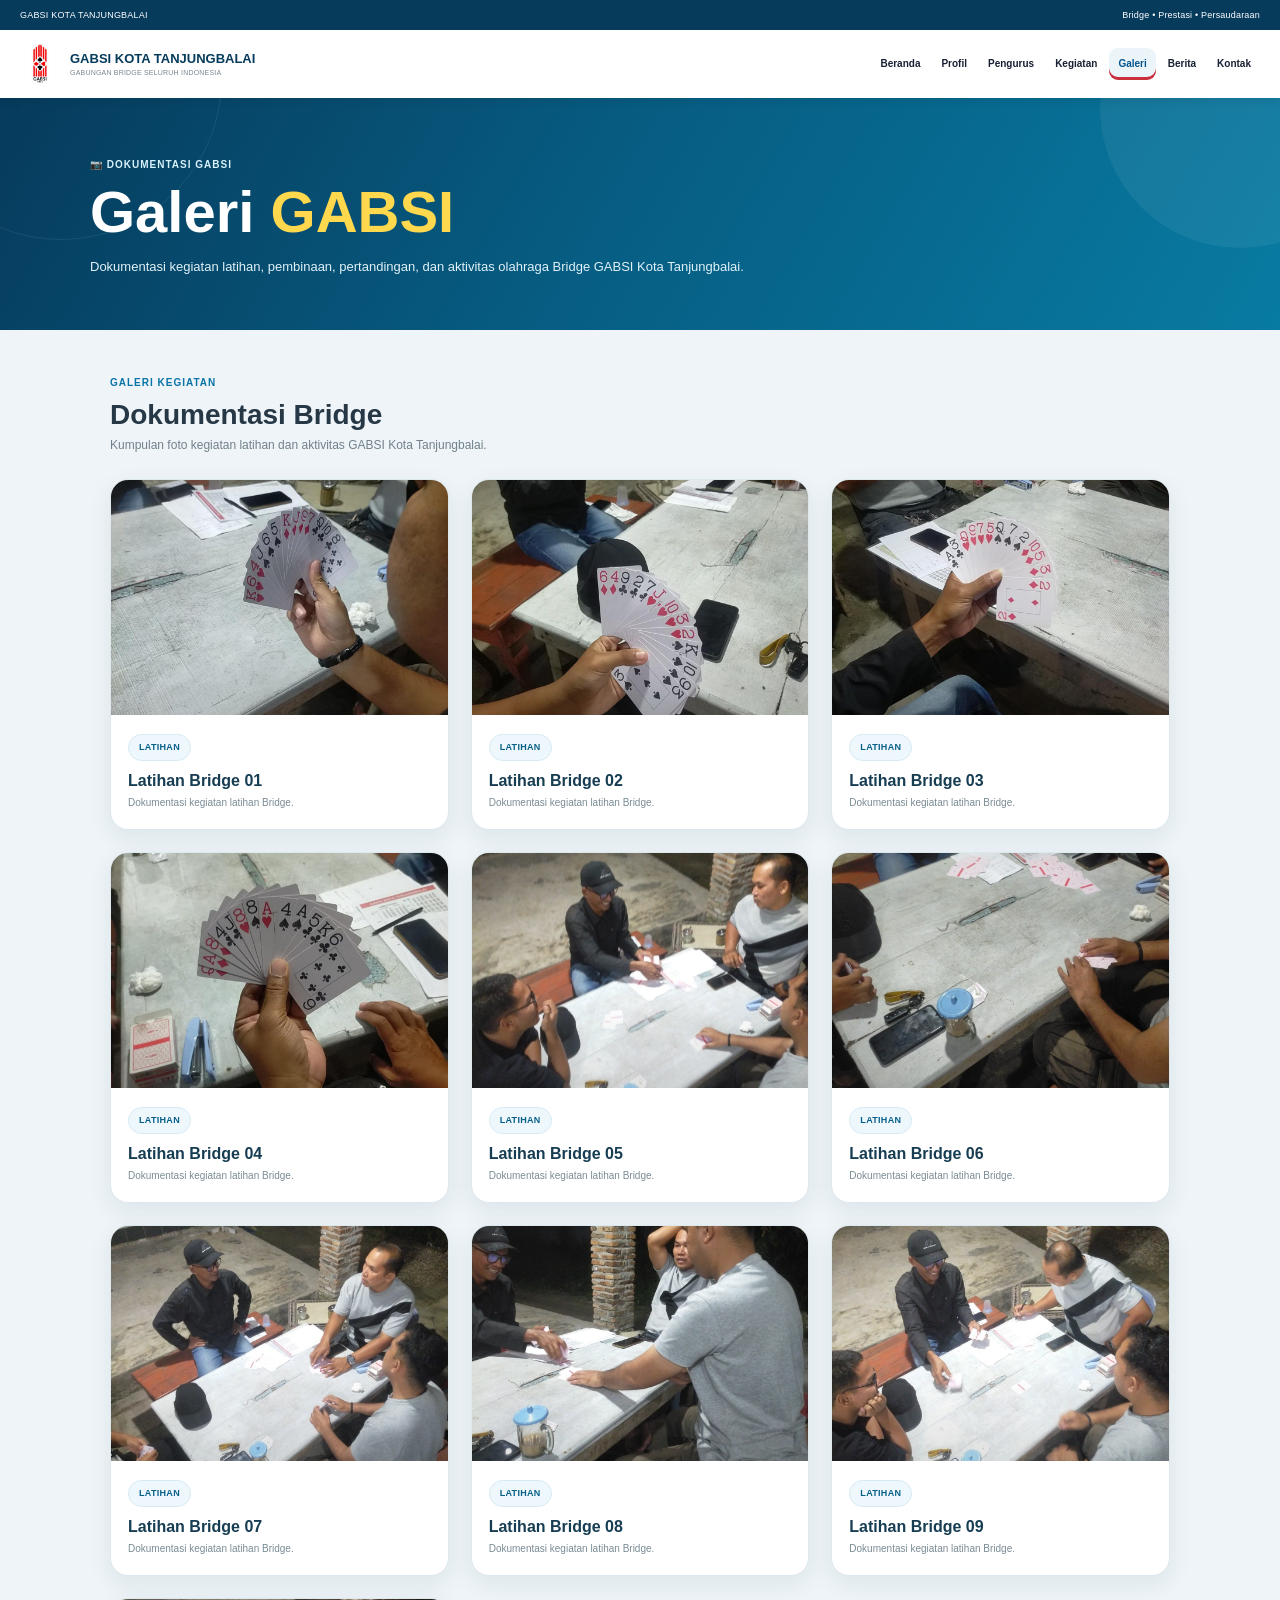
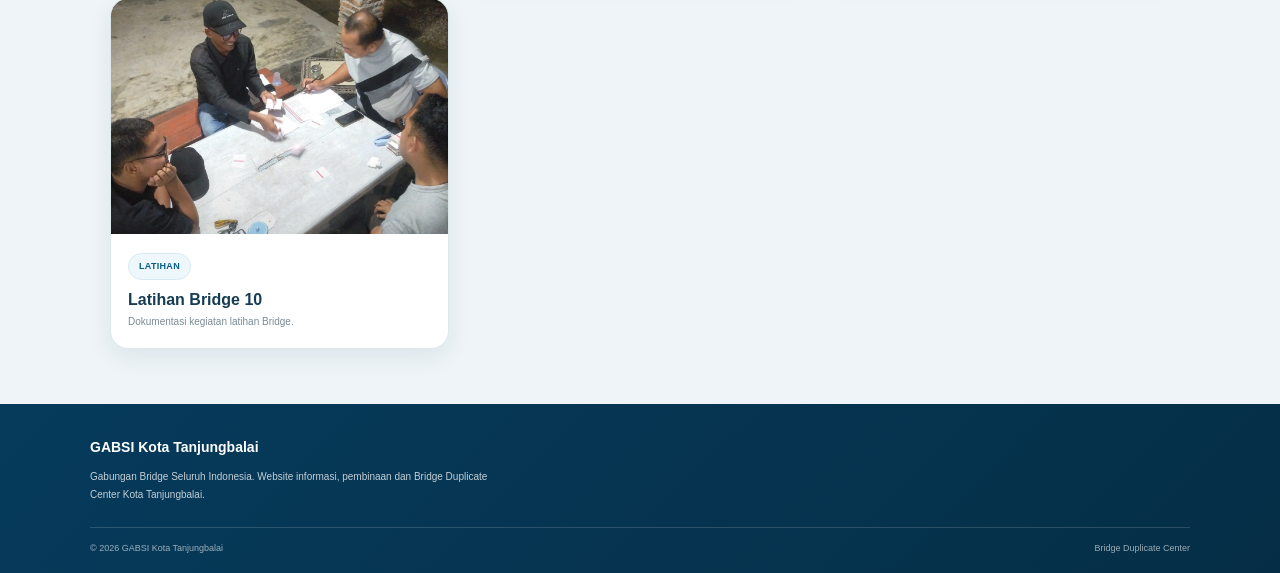
<file: galeri.html>
<!DOCTYPE html>
<html lang="id">

<head>

<meta charset="UTF-8">

<meta name="viewport"
      content="width=device-width, initial-scale=1.0">

<meta name="theme-color"
      content="#063b5c">

<meta name="description"
      content="Galeri kegiatan GABSI Kota Tanjungbalai">

<title>Galeri | GABSI Kota Tanjungbalai</title>

<link rel="icon"
      type="image/png"
      href="logo-gabsi.png">


<style>

/* =====================================================
   DASAR
===================================================== */

*{
    box-sizing:border-box;
}

html{
    scroll-behavior:smooth;
}

body{
    margin:0;
    font-family:Arial,Helvetica,sans-serif;
    background:#eef4f7;
    color:#263746;
    line-height:1.6;
}


/* =====================================================
   HEADER
===================================================== */

.site-header{
    width:100%;
    background:#ffffff;
    box-shadow:0 2px 12px rgba(0,0,0,.10);
    position:relative;
    z-index:1000;
}

.top-line{
    width:100%;
    min-height:30px;

    background:#063b5c;
    color:#ffffff;

    padding:6px 20px;

    display:flex;
    justify-content:space-between;
    align-items:center;

    font-size:9px;
    letter-spacing:.2px;
}


/* =====================================================
   HEADER MAIN
===================================================== */

.header-main{
    width:100%;
    min-height:68px;

    padding:9px 20px;

    display:flex;
    align-items:center;

    gap:20px;

    background:#ffffff;
}


/* =====================================================
   BRAND
   HANYA SATU LOGO GABSI
===================================================== */

.brand{
    display:flex;
    align-items:center;

    gap:10px;

    text-decoration:none;

    flex:0 0 auto;

    min-width:0;

    position:relative;
}


/* PENGAMAN AGAR TIDAK ADA LOGO TAMBAHAN */

.brand::before,
.brand::after{
    content:none !important;
    display:none !important;
    background:none !important;
    background-image:none !important;
}


/* =====================================================
   SATU-SATUNYA LOGO GABSI
===================================================== */

.brand-logo{
    width:40px;
    height:40px;

    min-width:40px;
    min-height:40px;

    max-width:40px;
    max-height:40px;

    flex:0 0 40px;

    display:flex;

    align-items:center;
    justify-content:center;

    overflow:hidden;

    background:#ffffff;

    border-radius:8px;

    padding:0;
    margin:0;

    position:relative;
}

.brand-logo img{
    display:block !important;

    width:40px !important;
    height:40px !important;

    min-width:40px !important;
    min-height:40px !important;

    max-width:40px !important;
    max-height:40px !important;

    object-fit:contain;

    margin:0 !important;
    padding:0 !important;

    position:static !important;
}


/* =====================================================
   PENGAMAN LOGO SEBELAH KANAN
===================================================== */

.header-main > img{
    display:none !important;
}

.header-main::before,
.header-main::after{
    content:none !important;
    display:none !important;
    background:none !important;
    background-image:none !important;
}

.brand > img{
    display:none !important;
}


/* =====================================================
   BRAND TEXT
===================================================== */

.brand-text{
    display:block;
    min-width:0;
}

.brand-text strong{
    display:block;

    color:#063b5c;

    font-size:13px;

    line-height:1.2;

    white-space:nowrap;
}

.brand-text small{
    display:block;

    color:#7b8790;

    font-size:7px;

    line-height:1.2;

    margin-top:2px;

    letter-spacing:.2px;

    white-space:nowrap;
}


/* =====================================================
   NAVIGASI
   SAMA SEPERTI PENGURUS.HTML
===================================================== */

.main-nav{
    display:flex;

    align-items:center;

    justify-content:flex-end;

    gap:3px;

    flex:1;

    min-width:0;

    overflow-x:auto;

    overflow-y:hidden;

    white-space:nowrap;

    scrollbar-width:none;
}

.main-nav::-webkit-scrollbar{
    display:none;
}

.main-nav a{
    display:inline-flex;

    align-items:center;
    justify-content:center;

    flex:0 0 auto;

    text-decoration:none;

    color:#172033;

    padding:8px 9px;

    border-radius:9px;

    font-size:10px;

    font-weight:600;

    white-space:nowrap;

    transition:
        background .2s ease,
        color .2s ease,
        box-shadow .2s ease;
}

.main-nav a:hover{
    background:#eaf4f9;
    color:#07558f;
}

.main-nav a.active{
    background:#eaf4f9;

    color:#07558f;

    font-weight:700;

    box-shadow:
        inset 0 -3px 0 #c92f3d;
}


/* =====================================================
   HERO GALERI
===================================================== */

.gallery-hero{
    background:
        linear-gradient(
            120deg,
            #063b5c 0%,
            #075d83 48%,
            #087ba2 100%
        );

    color:#ffffff;

    padding:52px 20px;

    position:relative;

    overflow:hidden;
}

.gallery-hero::before{
    content:"";

    position:absolute;

    width:320px;
    height:320px;

    border-radius:50%;

    border:1px solid rgba(255,255,255,.08);

    top:-180px;
    left:-100px;
}

.gallery-hero::after{
    content:"";

    position:absolute;

    width:280px;
    height:280px;

    right:-100px;
    top:-130px;

    border-radius:50%;

    background:rgba(255,255,255,.06);
}

.gallery-hero-inner{
    position:relative;

    z-index:2;

    max-width:1100px;

    margin:auto;
}

.gallery-label{
    display:inline-flex;

    align-items:center;

    gap:7px;

    color:#d8f2fb;

    font-size:10px;

    font-weight:800;

    letter-spacing:1px;

    text-transform:uppercase;

    margin-bottom:9px;
}

.gallery-hero h1{
    margin:0;

    font-size:clamp(34px,6vw,58px);

    line-height:1.05;
}

.gallery-hero h1 span{
    color:#ffd84d;
}

.gallery-hero p{
    max-width:700px;

    margin:13px 0 0;

    color:#e0f2f8;

    font-size:13px;

    line-height:1.7;
}


/* =====================================================
   KONTEN GALERI
===================================================== */

.gallery-page{
    min-height:60vh;
}

.container{
    width:100%;

    max-width:1100px;

    margin:auto;

    padding:38px 20px 55px;
}


/* =====================================================
   JUDUL SECTION
===================================================== */

.section-label{
    display:inline-block;

    color:#0874a8;

    font-size:10px;

    font-weight:800;

    text-transform:uppercase;

    letter-spacing:1px;

    margin-bottom:3px;
}

.section-title{
    color:#263746;

    font-size:28px;

    line-height:1.25;

    margin:3px 0 4px;
}

.section-desc{
    color:#71808b;

    font-size:12px;

    margin:0 0 24px;
}


/* =====================================================
   GALERI GRID
===================================================== */

.gallery-grid{
    display:grid;

    grid-template-columns:
        repeat(3,minmax(0,1fr));

    gap:22px;
}


/* =====================================================
   KARTU GALERI
===================================================== */

.gallery-card{
    background:#ffffff;

    border:1px solid #dce8ee;

    border-radius:18px;

    overflow:hidden;

    box-shadow:
        0 8px 25px rgba(6,59,92,.08);

    transition:
        transform .22s ease,
        box-shadow .22s ease,
        border-color .22s ease;
}

.gallery-card:hover{
    transform:translateY(-5px);

    border-color:#bcd7e5;

    box-shadow:
        0 15px 35px rgba(6,59,92,.15);
}


/* =====================================================
   FOTO
===================================================== */

.gallery-image{
    width:100%;

    height:235px;

    background:#e4edf2;

    overflow:hidden;

    position:relative;
}

.gallery-image::after{
    content:"";

    position:absolute;

    inset:0;

    background:
        linear-gradient(
            to top,
            rgba(0,0,0,.12),
            transparent 35%
        );

    pointer-events:none;
}

.gallery-image img{
    width:100%;

    height:100%;

    object-fit:cover;

    object-position:center;

    display:block;

    transition:
        transform .4s ease;
}

.gallery-card:hover
.gallery-image img{
    transform:scale(1.05);
}


/* =====================================================
   INFORMASI FOTO
===================================================== */

.gallery-info{
    padding:17px 17px 18px;
}

.gallery-tag{
    display:inline-flex;

    align-items:center;

    background:#edf7fc;

    color:#075f89;

    border:1px solid #d7eaf3;

    padding:5px 10px;

    border-radius:30px;

    font-size:9px;

    font-weight:800;

    letter-spacing:.3px;

    margin-bottom:9px;
}

.gallery-info h3{
    color:#173d53;

    font-size:16px;

    line-height:1.35;

    margin:0 0 4px;
}

.gallery-info p{
    color:#7a8b95;

    font-size:10px;

    line-height:1.6;

    margin:0;
}


/* =====================================================
   INFO BOX
===================================================== */

.info-box{
    margin-top:30px;

    background:#ffffff;

    border:1px solid #dce8ee;

    border-left:5px solid #0874a8;

    border-radius:18px;

    padding:25px;

    box-shadow:
        0 7px 22px rgba(6,59,92,.07);
}

.info-box h3{
    color:#173d53;

    font-size:19px;

    margin:0 0 8px;
}

.info-box p{
    color:#687c87;

    font-size:11px;

    line-height:1.85;

    margin:0;
}


/* =====================================================
   RELATED
===================================================== */

.related{
    margin-top:25px;

    background:#ffffff;

    border:1px solid #dce8ee;

    border-radius:18px;

    padding:24px;

    box-shadow:
        0 7px 22px rgba(6,59,92,.07);
}

.related h3{
    color:#173d53;

    font-size:19px;

    margin:0 0 16px;

    text-align:center;
}

.related-grid{
    display:grid;

    grid-template-columns:
        repeat(5,1fr);

    gap:10px;
}

.related a{
    text-decoration:none;

    color:#075f89;

    background:#eef7fb;

    border:1px solid #dcecf3;

    border-radius:11px;

    padding:12px 7px;

    text-align:center;

    font-size:10px;

    font-weight:800;

    line-height:1.5;

    transition:.2s;
}

.related a:hover{
    background:#075b83;

    border-color:#075b83;

    color:#ffffff;

    transform:translateY(-2px);
}


/* =====================================================
   FOOTER
===================================================== */

.footer{
    background:
        linear-gradient(
            135deg,
            #063b5c,
            #052e46
        );

    color:#ffffff;

    padding:32px 20px 18px;
}

.footer-inner{
    max-width:1100px;

    margin:auto;

    display:grid;

    grid-template-columns:
        1.4fr 1fr 1fr;

    gap:30px;
}

.footer h3{
    font-size:14px;

    margin:0 0 9px;
}

.footer h4{
    font-size:13px;

    margin:0 0 9px;
}

.footer p{
    color:rgba(255,255,255,.76);

    font-size:10px;

    line-height:1.8;

    margin:0;
}

.footer-links{
    display:flex;

    flex-direction:column;

    gap:5px;
}

.footer-links a{
    color:rgba(255,255,255,.76);

    text-decoration:none;

    font-size:10px;

    transition:.2s;
}

.footer-links a:hover{
    color:#ffffff;

    transform:translateX(2px);
}

.footer-bottom{
    max-width:1100px;

    margin:23px auto 0;

    padding-top:13px;

    border-top:
        1px solid rgba(255,255,255,.15);

    display:flex;

    justify-content:space-between;

    color:rgba(255,255,255,.60);

    font-size:9px;
}


/* =====================================================
   RESPONSIVE TABLET
===================================================== */

@media(max-width:1100px){

    .header-main{
        gap:10px;
    }

    .main-nav{
        justify-content:flex-start;
    }

    .main-nav a{
        padding:8px 8px;
    }

    .gallery-grid{
        grid-template-columns:
            repeat(2,minmax(0,1fr));
    }

    .related-grid{
        grid-template-columns:
            repeat(4,1fr);
    }

}


/* =====================================================
   RESPONSIVE HP
===================================================== */

@media(max-width:700px){

    .top-line{
        padding:6px 10px;

        font-size:7px;

        gap:8px;
    }

    .header-main{
        min-height:58px;

        padding:7px 10px;

        gap:8px;
    }


    /* SATU LOGO SAJA */

    .brand-logo{
        width:36px;
        height:36px;

        min-width:36px;
        min-height:36px;

        max-width:36px;
        max-height:36px;

        flex-basis:36px;
    }

    .brand-logo img{
        width:36px !important;
        height:36px !important;

        min-width:36px !important;
        min-height:36px !important;

        max-width:36px !important;
        max-height:36px !important;
    }

    .brand-text strong{
        font-size:10px;
    }

    .brand-text small{
        font-size:5px;
    }

    .main-nav{
        flex:1;

        gap:2px;

        overflow-x:auto;
    }

    .main-nav a{
        font-size:8px;

        padding:7px 8px;
    }


    .gallery-hero{
        padding:38px 15px;
    }

    .gallery-hero h1{
        font-size:37px;
    }

    .gallery-hero p{
        font-size:11px;
    }


    .container{
        padding:30px 13px 40px;
    }

    .section-title{
        font-size:22px;
    }

    .section-desc{
        font-size:10px;
    }


    .gallery-grid{
        grid-template-columns:
            repeat(2,minmax(0,1fr));

        gap:13px;
    }

    .gallery-image{
        height:175px;
    }

    .gallery-info{
        padding:12px 10px 14px;
    }

    .gallery-tag{
        font-size:7px;

        padding:4px 8px;
    }

    .gallery-info h3{
        font-size:12px;
    }

    .gallery-info p{
        font-size:8px;
    }


    .info-box{
        padding:19px 15px;
    }

    .info-box h3{
        font-size:16px;
    }

    .info-box p{
        font-size:10px;
    }


    .related{
        padding:18px 13px;
    }

    .related h3{
        font-size:16px;
    }

    .related-grid{
        grid-template-columns:
            repeat(2,1fr);

        gap:8px;
    }


    .footer{
        padding:27px 15px 15px;
    }

    .footer-inner{
        grid-template-columns:
            1fr 1fr;

        gap:20px;
    }

    .footer-inner > div:first-child{
        grid-column:1 / -1;
    }

    .footer-bottom{
        flex-direction:column;

        gap:5px;
    }

}


/* =====================================================
   HP SANGAT KECIL
===================================================== */

@media(max-width:380px){

    .brand-text{
        display:none;
    }

    .header-main{
        gap:5px;
    }

    .main-nav a{
        font-size:7px;

        padding:6px 7px;
    }

    .gallery-grid{
        grid-template-columns:1fr;
    }

    .gallery-image{
        height:205px;
    }

}


/* =====================================================
   AKSESIBILITAS
===================================================== */

.gallery-card:focus-within{
    outline:3px solid rgba(8,123,162,.18);

    outline-offset:2px;
}

</style>

</head>


<body>


<!-- =====================================================
     HEADER
     SAMA DENGAN PENGURUS.HTML
===================================================== -->

<header class="site-header">


    <div class="top-line">

        <span>
            GABSI KOTA TANJUNGBALAI
        </span>

        <span>
            Bridge • Prestasi • Persaudaraan
        </span>

    </div>


    <div class="header-main">


        <!-- =================================================
             SATU-SATUNYA LOGO GABSI
        ================================================== -->

        <a href="index.html"
           class="brand">

            <div class="brand-logo">

                <img
                    src="logo-gabsi.png"
                    alt="Logo GABSI Kota Tanjungbalai">

            </div>


            <div class="brand-text">

                <strong>
                    GABSI KOTA TANJUNGBALAI
                </strong>

                <small>
                    GABUNGAN BRIDGE SELURUH INDONESIA
                </small>

            </div>

        </a>


        <!-- =================================================
             NAVIGASI
             SAMA DENGAN PENGURUS.HTML
        ================================================== -->

        <nav class="main-nav">

            <a href="index.html">
                Beranda
            </a>

            <a href="profil.html">
                Profil
            </a>

            <a href="pengurus.html">
                Pengurus
            </a>

            <a href="kegiatan.html">
                Kegiatan
            </a>

            <a href="galeri.html"
               class="active">
                Galeri
            </a>

            <a href="berita.html">
                Berita
            </a>

            <a href="kontak.html">
                Kontak
            </a>

        </nav>

    </div>

</header>


<!-- =====================================================
     HERO
===================================================== -->

<header class="gallery-hero">

    <div class="gallery-hero-inner">

        <div class="gallery-label">

            📷 DOKUMENTASI GABSI

        </div>


        <h1>

            Galeri

            <span>
                GABSI
            </span>

        </h1>


        <p>

            Dokumentasi kegiatan latihan,
            pembinaan, pertandingan, dan aktivitas
            olahraga Bridge GABSI Kota Tanjungbalai.

        </p>

    </div>

</header>


<!-- =====================================================
     KONTEN GALERI
===================================================== -->

<main class="gallery-page">

    <div class="container">


        <div class="section-label">

            GALERI KEGIATAN

        </div>


        <h2 class="section-title">

            Dokumentasi Bridge

        </h2>


        <p class="section-desc">

            Kumpulan foto kegiatan latihan dan aktivitas
            GABSI Kota Tanjungbalai.

        </p>


        <!-- =================================================
             GALERI FOTO
        ================================================= -->

        <section class="gallery-grid">


            <!-- FOTO 01 -->

            <article class="gallery-card">

                <div class="gallery-image">

                    <img
                        src="latihan-bridge-gabsi-01.jpg"
                        alt="Latihan Bridge GABSI Kota Tanjungbalai 01"
                        loading="lazy">

                </div>

                <div class="gallery-info">

                    <span class="gallery-tag">
                        LATIHAN
                    </span>

                    <h3>
                        Latihan Bridge 01
                    </h3>

                    <p>
                        Dokumentasi kegiatan latihan Bridge.
                    </p>

                </div>

            </article>


            <!-- FOTO 02 -->

            <article class="gallery-card">

                <div class="gallery-image">

                    <img
                        src="latihan-bridge-gabsi-02.jpg"
                        alt="Latihan Bridge GABSI Kota Tanjungbalai 02"
                        loading="lazy">

                </div>

                <div class="gallery-info">

                    <span class="gallery-tag">
                        LATIHAN
                    </span>

                    <h3>
                        Latihan Bridge 02
                    </h3>

                    <p>
                        Dokumentasi kegiatan latihan Bridge.
                    </p>

                </div>

            </article>


            <!-- FOTO 03 -->

            <article class="gallery-card">

                <div class="gallery-image">

                    <img
                        src="latihan-bridge-gabsi-03.jpg"
                        alt="Latihan Bridge GABSI Kota Tanjungbalai 03"
                        loading="lazy">

                </div>

                <div class="gallery-info">

                    <span class="gallery-tag">
                        LATIHAN
                    </span>

                    <h3>
                        Latihan Bridge 03
                    </h3>

                    <p>
                        Dokumentasi kegiatan latihan Bridge.
                    </p>

                </div>

            </article>


            <!-- FOTO 04 -->

            <article class="gallery-card">

                <div class="gallery-image">

                    <img
                        src="latihan-bridge-gabsi-04.jpg"
                        alt="Latihan Bridge GABSI Kota Tanjungbalai 04"
                        loading="lazy">

                </div>

                <div class="gallery-info">

                    <span class="gallery-tag">
                        LATIHAN
                    </span>

                    <h3>
                        Latihan Bridge 04
                    </h3>

                    <p>
                        Dokumentasi kegiatan latihan Bridge.
                    </p>

                </div>

            </article>


            <!-- FOTO 05 -->

            <article class="gallery-card">

                <div class="gallery-image">

                    <img
                        src="latihan-bridge-gabsi-05.jpg"
                        alt="Latihan Bridge GABSI Kota Tanjungbalai 05"
                        loading="lazy">

                </div>

                <div class="gallery-info">

                    <span class="gallery-tag">
                        LATIHAN
                    </span>

                    <h3>
                        Latihan Bridge 05
                    </h3>

                    <p>
                        Dokumentasi kegiatan latihan Bridge.
                    </p>

                </div>

            </article>


            <!-- FOTO 06 -->

            <article class="gallery-card">

                <div class="gallery-image">

                    <img
                        src="latihan-bridge-gabsi-06.jpg"
                        alt="Latihan Bridge GABSI Kota Tanjungbalai 06"
                        loading="lazy">

                </div>

                <div class="gallery-info">

                    <span class="gallery-tag">
                        LATIHAN
                    </span>

                    <h3>
                        Latihan Bridge 06
                    </h3>

                    <p>
                        Dokumentasi kegiatan latihan Bridge.
                    </p>

                </div>

            </article>


            <!-- FOTO 07 -->

            <article class="gallery-card">

                <div class="gallery-image">

                    <img
                        src="latihan-bridge-gabsi-07.jpg"
                        alt="Latihan Bridge GABSI Kota Tanjungbalai 07"
                        loading="lazy">

                </div>

                <div class="gallery-info">

                    <span class="gallery-tag">
                        LATIHAN
                    </span>

                    <h3>
                        Latihan Bridge 07
                    </h3>

                    <p>
                        Dokumentasi kegiatan latihan Bridge.
                    </p>

                </div>

            </article>


            <!-- FOTO 08 -->

            <article class="gallery-card">

                <div class="gallery-image">

                    <img
                        src="latihan-bridge-gabsi-08.jpg"
                        alt="Latihan Bridge GABSI Kota Tanjungbalai 08"
                        loading="lazy">

                </div>

                <div class="gallery-info">

                    <span class="gallery-tag">
                        LATIHAN
                    </span>

                    <h3>
                        Latihan Bridge 08
                    </h3>

                    <p>
                        Dokumentasi kegiatan latihan Bridge.
                    </p>

                </div>

            </article>


            <!-- FOTO 09 -->

            <article class="gallery-card">

                <div class="gallery-image">

                    <img
                        src="latihan-bridge-gabsi-09.jpg"
                        alt="Latihan Bridge GABSI Kota Tanjungbalai 09"
                        loading="lazy">

                </div>

                <div class="gallery-info">

                    <span class="gallery-tag">
                        LATIHAN
                    </span>

                    <h3>
                        Latihan Bridge 09
                    </h3>

                    <p>
                        Dokumentasi kegiatan latihan Bridge.
                    </p>

                </div>

            </article>


            <!-- FOTO 10 -->

            <article class="gallery-card">

                <div class="gallery-image">

                    <img
                        src="latihan-bridge-gabsi-10.jpg"
                        alt="Latihan Bridge GABSI Kota Tanjungbalai 10"
                        loading="lazy">

                </div>

                <div class="gallery-info">

                    <span class="gallery-tag">
                        LATIHAN
                    </span>

                    <h3>
                        Latihan Bridge 10
                    </h3>

                    <p>
                        Dokumentasi kegiatan latihan Bridge.
                    </p>

                </div>

            </article>


        </section>


    </div>

</main>


<!-- =====================================================
     FOOTER
===================================================== -->

<footer class="footer">


    <div class="footer-inner">

        <div>

            <h3>
                GABSI Kota Tanjungbalai
            </h3>

            <p>

                Gabungan Bridge Seluruh Indonesia.
                Website informasi, pembinaan dan
                Bridge Duplicate Center Kota Tanjungbalai.

            </p>

        </div>

    </div>


    <div class="footer-bottom">

        <span>
            © 2026 GABSI Kota Tanjungbalai
        </span>

        <span>
            Bridge Duplicate Center
        </span>

    </div>


</footer>


</body>

</html>
</file>
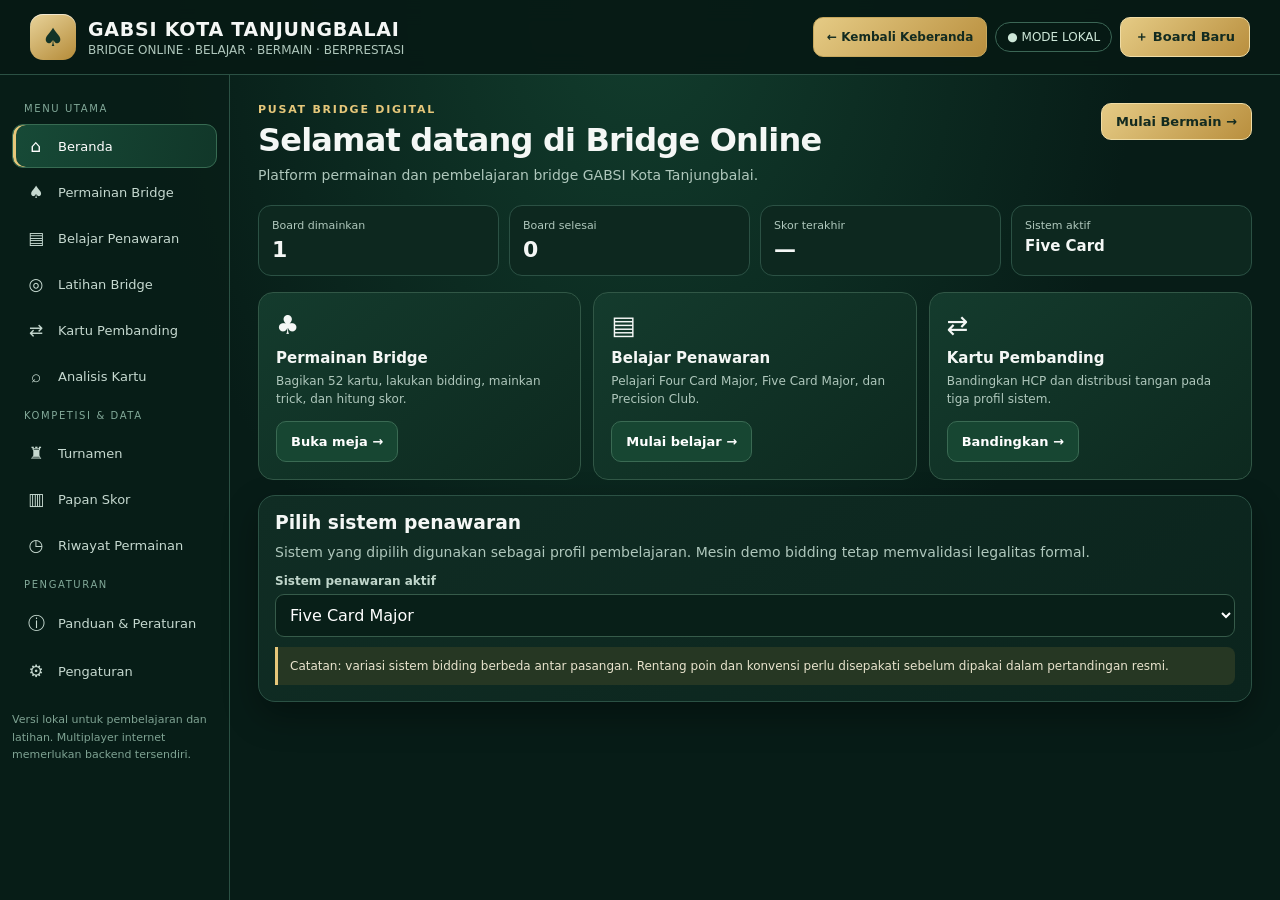
<file: game-bridge-gabsi.html>
<!DOCTYPE html>
<html lang="id">
<head>
<meta charset="UTF-8">
<meta name="viewport" content="width=device-width,initial-scale=1,viewport-fit=cover">
<meta name="theme-color" content="#063b2b">
<meta name="description" content="GABSI Kota Tanjungbalai — Bridge Online, permainan dan pembelajaran Contract Bridge.">
<title>GABSI Kota Tanjungbalai — Bridge Online</title>
<style>
:root{--bg:#071c17;--panel:#102b23;--panel2:#16372d;--felt:#08714b;--felt2:#07583c;--gold:#e6c77a;--text:#f4f7f5;--muted:#afc7bc;--line:#2b5144;--red:#d92f42;--black:#101b18;--shadow:0 14px 35px #0005}
*{box-sizing:border-box}
html{scroll-behavior:smooth}
body{margin:0;background:radial-gradient(ellipse at top,#123d2d 0,#071c17 55%);color:var(--text);font-family:Inter,system-ui,-apple-system,Segoe UI,Roboto,Arial,sans-serif;min-height:100vh}
button,input,select{font:inherit}
button{cursor:pointer}
button:focus-visible,select:focus-visible,input:focus-visible,a:focus-visible{outline:3px solid var(--gold);outline-offset:2px}
.app-header{display:flex;align-items:center;justify-content:space-between;gap:16px;padding:14px clamp(12px,3vw,30px);border-bottom:1px solid var(--line);background:#071a15eF;position:sticky;top:0;z-index:20;backdrop-filter:blur(12px)}
.brand{display:flex;align-items:center;gap:12px;min-width:0}
.brand-mark{width:46px;height:46px;border-radius:13px;background:linear-gradient(145deg,#e8d39a,#b58b38);color:#123327;display:grid;place-items:center;font-size:25px;font-weight:900;box-shadow:inset 0 1px #fff9}
.brand h1{font-size:clamp(14px,2vw,19px);margin:0;letter-spacing:.04em}
.brand p{margin:3px 0 0;font-size:12px;color:var(--muted)}
.header-actions{display:flex;align-items:center;justify-content:flex-end;gap:8px;flex-wrap:wrap}
.home-link{display:inline-flex;align-items:center;justify-content:center;gap:6px;min-height:40px;padding:10px 13px;border:1px solid #c6a85e;border-radius:10px;background:linear-gradient(135deg,#e5cb85,#b98f3e);color:#132b20;text-decoration:none;font-size:12px;font-weight:800;white-space:nowrap;transition:.15s}
.home-link:hover{filter:brightness(1.12);transform:translateY(-1px)}
.status-pill{border:1px solid #3b6655;color:#cde7d8;border-radius:99px;padding:7px 11px;font-size:12px;white-space:nowrap}
.layout{display:grid;grid-template-columns:230px minmax(0,1fr);max-width:1600px;margin:auto;min-height:calc(100vh - 75px)}
.sidebar{padding:18px 12px;border-right:1px solid var(--line);background:#081e18a8}
.nav-label{font-size:10px;letter-spacing:.16em;text-transform:uppercase;color:#82a999;padding:10px 12px 8px}
.nav-btn{display:flex;align-items:center;gap:11px;width:100%;border:1px solid transparent;border-radius:11px;background:transparent;color:#c6d9d0;padding:11px 12px;text-align:left;margin:2px 0;font-size:13px}
.nav-btn .ico{width:22px;text-align:center;font-size:17px}
.nav-btn:hover{background:#16382d}
.nav-btn.active{background:linear-gradient(100deg,#174a37,#113729);border-color:#376b52;color:#fff;box-shadow:inset 3px 0 var(--gold)}
main{padding:clamp(12px,2.5vw,28px);min-width:0}
.page{display:none;animation:fade .2s ease}
.page.active{display:block}
@keyframes fade{from{opacity:.5;transform:translateY(3px)}to{opacity:1;transform:none}}
.page-head{display:flex;align-items:flex-start;justify-content:space-between;gap:15px;margin-bottom:18px}
.eyebrow{font-size:11px;text-transform:uppercase;letter-spacing:.16em;color:var(--gold);font-weight:800}
.page h2{margin:5px 0 6px;font-size:clamp(22px,3vw,32px);letter-spacing:-.025em}
.sub{margin:0;color:var(--muted);line-height:1.55;font-size:14px}
.btn{border:1px solid #3a6a53;background:#174632;color:#fff;border-radius:10px;padding:10px 14px;font-weight:700;font-size:13px;transition:.15s}
.btn:hover{filter:brightness(1.15);transform:translateY(-1px)}
.btn.primary{background:linear-gradient(135deg,#e5cb85,#b98f3e);border-color:#efdca5;color:#132b20}
.btn.ghost{background:#0c261e;border-color:#315344}
.btn.danger{background:#54262a;border-color:#824149}
.btn:disabled{opacity:.45;cursor:not-allowed;transform:none}
.toolbar{display:flex;flex-wrap:wrap;align-items:center;gap:8px}
.card-panel{background:linear-gradient(145deg,#102d24,#0b241d);border:1px solid var(--line);border-radius:17px;padding:16px;box-shadow:var(--shadow);min-width:0}
.grid-2{display:grid;grid-template-columns:repeat(2,minmax(0,1fr));gap:15px}
.grid-3{display:grid;grid-template-columns:repeat(3,minmax(0,1fr));gap:12px}
.stat-grid{display:grid;grid-template-columns:repeat(4,minmax(0,1fr));gap:10px;margin-bottom:16px}
.stat{padding:13px;border:1px solid var(--line);background:#0d281f;border-radius:13px}
.stat span{display:block;color:var(--muted);font-size:11px}
.stat strong{display:block;font-size:22px;margin-top:5px}
.field{display:flex;flex-direction:column;gap:6px;margin:10px 0}
.field label{font-size:12px;color:#c0d6cb;font-weight:700}
.field select,.field input{background:#081f18;border:1px solid #365b4a;border-radius:9px;color:#fff;padding:10px;width:100%;min-width:0}
.note{border-left:3px solid var(--gold);padding:10px 12px;background:#263723;border-radius:0 8px 8px 0;color:#e8e3cd;font-size:12px;line-height:1.55}
.muted{color:var(--muted)}
.small{font-size:12px}
.table-wrap{overflow:auto;border:1px solid var(--line);border-radius:10px}
table{border-collapse:collapse;width:100%;font-size:12px;min-width:420px}
th,td{padding:10px 12px;text-align:left;border-bottom:1px solid #27483b}
th{background:#173b2e;color:#e6d5a2;font-size:11px;text-transform:uppercase;letter-spacing:.06em}
tr:last-child td{border-bottom:0}
.empty{color:var(--muted);text-align:center;padding:22px}
.game-top{display:flex;align-items:center;justify-content:space-between;gap:10px;flex-wrap:wrap;margin-bottom:12px}
.game-meta{display:flex;gap:8px;flex-wrap:wrap}
.meta-chip{background:#0a241b;border:1px solid #2d5140;border-radius:8px;padding:7px 10px;font-size:12px;color:#d7e8df}
.table-layout{display:grid;grid-template-columns:minmax(0,1fr) 270px;gap:14px;align-items:start}
.felt-table{position:relative;min-height:570px;border:8px solid #3a281b;border-radius:32px;background:radial-gradient(ellipse at center,#0b8a5a 0,#08724c 47%,#07563b 100%);box-shadow:inset 0 0 0 2px #9b7846,inset 0 0 45px #003b27,0 16px 35px #0005;padding:15px;overflow:hidden}
.felt-table:before{content:"";position:absolute;inset:12px;border:1px solid #c3a46a55;border-radius:24px;pointer-events:none}
.seat{position:absolute;display:flex;flex-direction:column;align-items:center;gap:5px;z-index:2;max-width:94%}
.seat.north{top:18px;left:50%;transform:translateX(-50%);width:82%}
.seat.south{bottom:18px;left:50%;transform:translateX(-50%);width:90%}
.seat.west{left:12px;top:50%;transform:translateY(-50%);width:92px}
.seat.east{right:12px;top:50%;transform:translateY(-50%);width:92px}
.seat-name{display:flex;align-items:center;gap:6px;color:#f5f4e9;font-weight:800;font-size:11px;text-shadow:0 1px 3px #003c28;background:#063e2c99;padding:4px 8px;border-radius:99px}
.seat-name .turn{width:6px;height:6px;background:var(--gold);border-radius:50%;display:none}
.seat.current .turn{display:inline-block}
.hand{display:flex;justify-content:center;align-items:flex-start;gap:3px;max-width:100%;min-width:0}
.hand.horizontal{flex-wrap:wrap;row-gap:4px}
.hand.vertical{flex-direction:column;gap:3px}
.playing-card{position:relative;width:clamp(27px,3vw,43px);height:clamp(40px,4.2vw,61px);background:linear-gradient(145deg,#fff,#f1eee6);border:1px solid #d8d6cd;border-radius:5px;color:#111;box-shadow:0 2px 4px #00291b55;display:flex;flex-direction:column;align-items:center;justify-content:center;font-weight:900;flex-shrink:0;line-height:1;user-select:none;padding:2px 0}
.playing-card .rank{font-size:clamp(10px,1.2vw,15px)}
.playing-card .suit{font-size:clamp(11px,1.3vw,17px);margin-top:3px}
.playing-card.red{color:#d32136}
.playing-card.black{color:#101916}
.playing-card.back{background:repeating-linear-gradient(45deg,#f4e7bf 0 3px,#174e3a 3px 6px);border:2px solid #f3e5bc;color:transparent}
.playing-card.back:after{content:"✦";color:#f4e7bf;font-size:14px}
.playing-card.playable{cursor:pointer;box-shadow:0 0 0 2px #e8d08a,0 3px 8px #00291b77;transform:translateY(-3px)}
.playing-card.playable:hover{transform:translateY(-6px)}
.playing-card:disabled{cursor:default}
.seat.west .playing-card,.seat.east .playing-card{width:43px;height:27px;flex-direction:row;gap:4px}
.seat.west .playing-card .suit,.seat.east .playing-card .suit{margin:0;font-size:12px}
.seat.west .playing-card .rank,.seat.east .playing-card .rank{font-size:11px}
.seat.west .hand,.seat.east .hand{gap:3px}
.seat.west .hand.vertical,.seat.east .hand.vertical{align-items:center}
.trick-center{position:absolute;left:50%;top:50%;transform:translate(-50%,-50%);width:min(43%,290px);min-width:160px;aspect-ratio:1.3;display:grid;grid-template-columns:1fr 1fr;grid-template-rows:1fr 1fr;gap:4px;z-index:1}
.trick-slot{border:1px dashed #d6e9db66;border-radius:8px;display:grid;place-items:center;min-width:0;min-height:0}
.trick-slot .playing-card{width:clamp(33px,4vw,48px);height:clamp(48px,5vw,67px)}
.table-center-label{position:absolute;left:50%;top:calc(50% + 91px);transform:translateX(-50%);font-size:10px;color:#d7eee0;white-space:nowrap;z-index:1;text-shadow:0 1px 3px #003b26}
.game-side{display:flex;flex-direction:column;gap:12px}
.side-title{font-size:13px;font-weight:800;margin:0 0 10px}
.bid-history{display:flex;flex-direction:column;gap:5px;max-height:220px;overflow:auto}
.bid-row{display:grid;grid-template-columns:repeat(4,minmax(0,1fr));gap:4px}
.bid-cell{background:#0a2119;border:1px solid #29483a;border-radius:6px;text-align:center;padding:7px 3px;font-size:12px;min-height:30px}
.bid-cell strong{color:#e9d18c}
.bid-controls{display:grid;grid-template-columns:repeat(4,minmax(0,1fr));gap:5px}
.bid-btn{background:#f5f1e7;color:#17231c;border:1px solid #d8d1be;border-radius:7px;padding:8px 2px;font-size:12px;font-weight:900}
.bid-btn.red{color:#c61e31}
.bid-btn:disabled{opacity:.3}
.playing-area{display:flex;flex-direction:column;gap:8px}
.log{max-height:145px;overflow:auto;font-size:12px;color:#c4d8ce;line-height:1.5}
.log p{margin:4px 0;border-bottom:1px solid #214334;padding-bottom:4px}
.feature-card{background:linear-gradient(140deg,#143b2d,#0d291f);border:1px solid #315746;border-radius:15px;padding:17px;min-height:145px}
.feature-card .feature-icon{font-size:26px}
.feature-card h3{margin:9px 0 5px;font-size:15px}
.feature-card p{margin:0;color:var(--muted);font-size:12px;line-height:1.5}
.lesson-tabs{display:flex;gap:7px;flex-wrap:wrap;margin:12px 0}
.lesson-tab{border:1px solid #365a49;background:#0b251c;color:#dce9e2;border-radius:9px;padding:9px 12px;font-size:12px;font-weight:700}
.lesson-tab.active{background:#e4c77d;color:#183224;border-color:#f1dfa6}
.lesson-content{line-height:1.7;font-size:14px}
.lesson-content h3{font-size:16px;color:#ead39a}
.lesson-content li{margin:7px 0}
.hand-preview{display:flex;gap:5px;flex-wrap:wrap;margin:10px 0}
.tag{display:inline-block;padding:4px 7px;border-radius:6px;font-size:10px;background:#234738;color:#d6ebdf}
.toast{position:fixed;left:50%;bottom:22px;transform:translateX(-50%);background:#f1e3b8;color:#173224;padding:11px 16px;border-radius:10px;box-shadow:var(--shadow);font-size:13px;font-weight:800;z-index:99;max-width:90vw;display:none}
.toast.show{display:block;animation:fade .2s}
.mobile-menu{display:none}
.footer-note{color:#7fa393;font-size:11px;line-height:1.6;margin-top:18px}
.score-result{font-size:26px;font-weight:900;color:var(--gold)}
.divider{height:1px;background:var(--line);margin:12px 0}
@media(max-width:1050px){
.layout{grid-template-columns:190px minmax(0,1fr)}
.table-layout{grid-template-columns:minmax(0,1fr)}
.game-side{display:grid;grid-template-columns:repeat(2,minmax(0,1fr))}
.felt-table{min-height:555px}
.seat.west{left:7px}
.seat.east{right:7px}
.seat.west,.seat.east{width:76px}
.seat.west .playing-card,.seat.east .playing-card{width:37px}
.trick-center{width:32%;min-width:145px}
}
@media(max-width:700px){
.app-header{padding:10px 12px;gap:8px}
.brand{gap:8px}
.brand-mark{width:34px;height:34px;font-size:19px;border-radius:9px}
.brand h1{font-size:11px;line-height:1.3;letter-spacing:0}
.brand p{display:none}
.header-actions{gap:5px}
.home-link{min-height:36px;padding:8px;font-size:10px;gap:4px;border-radius:8px}
.status-pill{display:none}
.header-actions #quickNew{padding:8px;font-size:10px;border-radius:8px}
.layout{display:block}
.sidebar{display:none;position:fixed;z-index:30;top:60px;bottom:0;left:0;width:265px;overflow:auto;background:#081e18;box-shadow:var(--shadow)}
.sidebar.open{display:block}
.mobile-menu{display:inline-flex;padding:7px 9px;font-size:12px}
.layout main{padding:14px 10px}
.page-head{flex-direction:column}
.stat-grid{grid-template-columns:repeat(2,minmax(0,1fr))}
.grid-2,.grid-3{grid-template-columns:1fr}
.felt-table{min-height:530px;border-width:5px;border-radius:23px;padding:7px}
.felt-table:before{inset:7px;border-radius:17px}
.seat.north{top:13px;width:95%}
.seat.south{bottom:13px;width:96%}
.seat.west{left:2px;width:55px}
.seat.east{right:2px;width:55px}
.seat.west .playing-card,.seat.east .playing-card{width:29px;height:23px;border-radius:3px}
.seat.west .playing-card .rank,.seat.east .playing-card .rank{font-size:9px}
.seat.west .playing-card .suit,.seat.east .playing-card .suit{font-size:10px}
.seat.west .hand,.seat.east .hand{gap:2px}
.playing-card{width:clamp(22px,6vw,34px);height:clamp(34px,9vw,49px);border-radius:4px}
.playing-card .rank{font-size:11px}
.playing-card .suit{font-size:12px;margin-top:2px}
.seat-name{font-size:9px;padding:3px 6px}
.seat.north .hand,.seat.south .hand{gap:2px}
.trick-center{width:38%;min-width:128px;aspect-ratio:1.2}
.trick-slot .playing-card{width:33px;height:47px}
.table-center-label{top:calc(50% + 76px);font-size:9px}
.game-side{grid-template-columns:1fr}
.bid-controls{grid-template-columns:repeat(4,minmax(0,1fr))}
.bid-btn{padding:9px 1px;font-size:11px}
.hand.horizontal{max-width:100%}
.seat.west .hand.vertical,.seat.east .hand.vertical{max-height:300px;overflow:hidden}
.toolbar .btn{flex:1}
.page h2{font-size:24px}
}
@media(max-width:390px){
.app-header{padding:8px 7px;gap:5px}
.brand{gap:5px}
.brand-mark{width:28px;height:30px;font-size:16px}
.brand h1{font-size:9px}
.home-link{padding:7px 6px;font-size:9px}
.header-actions #quickNew{padding:7px 6px;font-size:9px}
.felt-table{min-height:495px}
.seat.west,.seat.east{width:45px}
.seat.west .playing-card,.seat.east .playing-card{width:24px;height:21px}
.trick-center{min-width:115px}
.trick-slot .playing-card{width:29px;height:42px}
.seat.north,.seat.south{width:98%}
.playing-card{width:21px;height:32px}
.playing-card .rank{font-size:10px}
.playing-card .suit{font-size:10px}
}
</style>
</head>
<body>

<header class="app-header">
  <div class="brand">
    <button class="btn ghost mobile-menu" id="mobileMenu" aria-label="Buka navigasi">☰</button>
    <div class="brand-mark" aria-hidden="true">♠</div>
    <div>
      <h1>GABSI KOTA TANJUNGBALAI</h1>
      <p>BRIDGE ONLINE · BELAJAR · BERMAIN · BERPRESTASI</p>
    </div>
  </div>

  <div class="header-actions">
    <!-- NAVIGASI BARU: KEMBALI KE BERANDA -->
    <a class="home-link" href="index.html" aria-label="Kembali ke beranda GABSI">
      ← Kembali Keberanda
    </a>
    <span class="status-pill">● MODE LOKAL</span>
    <button class="btn primary" id="quickNew">＋ Board Baru</button>
  </div>
</header>

<div class="layout">
<aside class="sidebar" id="sidebar">
  <div class="nav-label">Menu Utama</div>
  <button class="nav-btn active" data-page="home"><span class="ico">⌂</span>Beranda</button>
  <button class="nav-btn" data-page="game"><span class="ico">♠</span>Permainan Bridge</button>
  <button class="nav-btn" data-page="learn"><span class="ico">▤</span>Belajar Penawaran</button>
  <button class="nav-btn" data-page="practice"><span class="ico">◎</span>Latihan Bridge</button>
  <button class="nav-btn" data-page="compare"><span class="ico">⇄</span>Kartu Pembanding</button>
  <button class="nav-btn" data-page="analysis"><span class="ico">⌕</span>Analisis Kartu</button>
  <div class="nav-label">Kompetisi & Data</div>
  <button class="nav-btn" data-page="tournament"><span class="ico">♜</span>Turnamen</button>
  <button class="nav-btn" data-page="scores"><span class="ico">▥</span>Papan Skor</button>
  <button class="nav-btn" data-page="history"><span class="ico">◷</span>Riwayat Permainan</button>
  <div class="nav-label">Pengaturan</div>
  <button class="nav-btn" data-page="guide"><span class="ico">ⓘ</span>Panduan & Peraturan</button>
  <button class="nav-btn" data-page="settings"><span class="ico">⚙</span>Pengaturan</button>
  <div class="footer-note">Versi lokal untuk pembelajaran dan latihan. Multiplayer internet memerlukan backend tersendiri.</div>
</aside>

<main>
<section class="page active" id="page-home">
  <div class="page-head"><div><div class="eyebrow">Pusat Bridge Digital</div><h2>Selamat datang di Bridge Online</h2><p class="sub">Platform permainan dan pembelajaran bridge GABSI Kota Tanjungbalai.</p></div><button class="btn primary" data-goto="game">Mulai Bermain →</button></div>
  <div class="stat-grid">
    <div class="stat"><span>Board dimainkan</span><strong id="statBoards">0</strong></div>
    <div class="stat"><span>Board selesai</span><strong id="statFinished">0</strong></div>
    <div class="stat"><span>Skor terakhir</span><strong id="statScore">—</strong></div>
    <div class="stat"><span>Sistem aktif</span><strong id="statSystem" style="font-size:15px">Five Card</strong></div>
  </div>
  <div class="grid-3">
    <div class="feature-card"><div class="feature-icon">♣</div><h3>Permainan Bridge</h3><p>Bagikan 52 kartu, lakukan bidding, mainkan trick, dan hitung skor.</p><p style="margin-top:13px"><button class="btn" data-goto="game">Buka meja →</button></p></div>
    <div class="feature-card"><div class="feature-icon">▤</div><h3>Belajar Penawaran</h3><p>Pelajari Four Card Major, Five Card Major, dan Precision Club.</p><p style="margin-top:13px"><button class="btn" data-goto="learn">Mulai belajar →</button></p></div>
    <div class="feature-card"><div class="feature-icon">⇄</div><h3>Kartu Pembanding</h3><p>Bandingkan HCP dan distribusi tangan pada tiga profil sistem.</p><p style="margin-top:13px"><button class="btn" data-goto="compare">Bandingkan →</button></p></div>
  </div>
  <div class="card-panel" style="margin-top:15px"><h3 style="margin:0 0 9px">Pilih sistem penawaran</h3><p class="sub">Sistem yang dipilih digunakan sebagai profil pembelajaran. Mesin demo bidding tetap memvalidasi legalitas formal.</p><div class="field"><label for="homeSystem">Sistem penawaran aktif</label><select id="homeSystem"><option value="four">Four Card Major</option><option value="five" selected>Five Card Major</option><option value="precision">Precision Club</option></select></div><div class="note">Catatan: variasi sistem bidding berbeda antar pasangan. Rentang poin dan konvensi perlu disepakati sebelum dipakai dalam pertandingan resmi.</div></div>
</section>

<section class="page" id="page-game">
  <div class="page-head"><div><div class="eyebrow">Meja Permainan</div><h2>Permainan Bridge</h2><p class="sub">Anda bermain sebagai Utara melawan tiga pemain komputer sederhana.</p></div><div class="toolbar"><button class="btn ghost" id="sortHand">Urutkan Kartu</button><button class="btn primary" id="newBoard">＋ Board Baru</button></div></div>
  <div class="game-top"><div class="game-meta"><span class="meta-chip" id="boardMeta">Board 1</span><span class="meta-chip" id="dealerMeta">Dealer: Utara</span><span class="meta-chip" id="vulMeta">Vulnerability: None</span><span class="meta-chip" id="systemMeta">Sistem: Five Card Major</span></div><span class="tag" id="phaseTag">Siap bermain</span></div>
  <div class="table-layout">
    <div class="felt-table" id="feltTable">
      <div class="seat north" id="seat-N"><div class="seat-name"><span class="turn"></span>UTARA · ANDA <span id="northCount"></span></div><div class="hand horizontal" id="hand-N"></div></div>
      <div class="seat east" id="seat-E"><div class="seat-name"><span class="turn"></span>TIMUR · BOT</div><div class="hand vertical" id="hand-E"></div></div>
      <div class="seat south" id="seat-S"><div class="seat-name"><span class="turn"></span>SELATAN · BOT</div><div class="hand horizontal" id="hand-S"></div></div>
      <div class="seat west" id="seat-W"><div class="seat-name"><span class="turn"></span>BARAT · BOT</div><div class="hand vertical" id="hand-W"></div></div>
      <div class="trick-center" id="trickCenter"><div class="trick-slot" data-slot="N"></div><div class="trick-slot" data-slot="E"></div><div class="trick-slot" data-slot="W"></div><div class="trick-slot" data-slot="S"></div></div>
      <div class="table-center-label" id="centerLabel">MEJA BRIDGE · GABSI</div>
    </div>
    <div class="game-side">
      <div class="card-panel"><h3 class="side-title">Informasi Kontrak</h3><div class="stat-grid" style="grid-template-columns:repeat(2,minmax(0,1fr));margin:0"><div class="stat"><span>Kontrak</span><strong id="contractValue" style="font-size:18px">—</strong></div><div class="stat"><span>Trump</span><strong id="trumpValue" style="font-size:18px">—</strong></div><div class="stat"><span>Trick NS</span><strong id="tricksNS">0</strong></div><div class="stat"><span>Trick EW</span><strong id="tricksEW">0</strong></div></div><p class="small muted" id="turnInfo" style="margin:10px 0 0">Pilih board baru untuk mulai.</p></div>
      <div class="card-panel"><h3 class="side-title">Panel Penawaran</h3><div class="small muted" id="auctionInfo">Lakukan bid ketika giliran Utara.</div><div class="bid-history" id="bidHistory"><div class="empty">Belum ada penawaran.</div></div><div class="divider"></div><div class="bid-controls" id="bidControls"></div><div class="toolbar" style="margin-top:8px"><button class="btn ghost" id="autoAuction">Bot selesaikan bidding</button><button class="btn ghost" id="passBid">Pass</button></div></div>
      <div class="card-panel"><h3 class="side-title">Catatan Permainan</h3><div class="log" id="gameLog"><p>Selamat datang. Buat board baru untuk membagikan kartu.</p></div><div class="toolbar" style="margin-top:10px"><button class="btn ghost" id="showScore">Lihat Skor</button><button class="btn ghost" id="finishBoard" disabled>Selesaikan Board</button></div></div>
    </div>
  </div>
  <div class="note" style="margin-top:12px">Mode lokal: bot memakai strategi dasar dan tidak setara pemain turnamen. Multiplayer internet, sinkronisasi antarperangkat, dan akun online memerlukan backend.</div>
</section>

<section class="page" id="page-learn">
  <div class="page-head"><div><div class="eyebrow">Akademi Bridge</div><h2>Belajar Penawaran Bridge</h2><p class="sub">Pilih salah satu dari tiga sistem utama dan pelajari konsepnya secara bertahap.</p></div></div>
  <div class="lesson-tabs" id="lessonTabs"><button class="lesson-tab active" data-system="four">Four Card Major</button><button class="lesson-tab" data-system="five">Five Card Major</button><button class="lesson-tab" data-system="precision">Precision Club</button></div>
  <div class="grid-2"><div class="card-panel"><div class="field"><label for="lessonLevel">Tingkat pembelajaran</label><select id="lessonLevel"><option>Pemula</option><option>Menengah</option><option>Lanjutan</option><option>Mahir</option></select></div><div id="lessonContent" class="lesson-content"></div></div><div class="card-panel"><h3 style="margin-top:0">Latihan cepat</h3><p class="sub">Analisis tangan contoh dan lihat poin HCP serta distribusinya.</p><div id="lessonHand" class="hand-preview"></div><div id="lessonAnalysis" class="note">Pilih sistem untuk memuat contoh.</div><button class="btn primary" id="newLessonHand" style="margin-top:12px">Buat contoh baru</button></div></div>
</section>

<section class="page" id="page-practice">
  <div class="page-head"><div><div class="eyebrow">Latihan Interaktif</div><h2>Latihan Bridge</h2><p class="sub">Latihan menghitung HCP, panjang warna, dan memilih sistem bidding.</p></div></div>
  <div class="grid-2"><div class="card-panel"><h3 style="margin-top:0">Tantangan tangan</h3><p class="sub">Buat tangan acak dan analisis sebelum melihat rekomendasi dasar.</p><div id="practiceHand" class="hand-preview"></div><div class="stat-grid" style="grid-template-columns:repeat(2,minmax(0,1fr));margin-top:12px"><div class="stat"><span>HCP</span><strong id="practiceHcp">—</strong></div><div class="stat"><span>Distribusi</span><strong id="practiceDist" style="font-size:15px">—</strong></div></div><div class="toolbar"><button class="btn primary" id="newPractice">Tangan Baru</button><button class="btn ghost" id="togglePractice">Tampilkan Analisis</button></div><div id="practiceExplanation" class="note" style="margin-top:12px;display:none"></div></div><div class="card-panel"><h3 style="margin-top:0">Konvensi tambahan</h3><p class="sub">Konvensi berikut adalah materi pembelajaran opsional; arti dan respons lengkap perlu mengikuti kartu sistem pasangan.</p><ul class="lesson-content"><li><b>Stayman:</b> mencari fit major setelah pembukaan NT yang sesuai.</li><li><b>Jacoby Transfers:</b> mengarahkan partner membuka major tertentu setelah NT.</li><li><b>Weak Two:</b> pembukaan dua level dengan tangan pre-emptive sesuai kesepakatan.</li><li><b>Takeout Double:</b> meminta partner memilih warna yang belum ditawarkan.</li><li><b>Blackwood:</b> menanyakan jumlah ace atau key card untuk investigasi slam.</li></ul><div class="note">Konvensi tidak otomatis aktif pada setiap sistem. Aktifkan hanya jika pasangan menyepakatinya.</div></div></div>
</section>

<section class="page" id="page-compare">
  <div class="page-head"><div><div class="eyebrow">Analisis Perbandingan</div><h2>Kartu Pembanding</h2><p class="sub">Bandingkan kekuatan dan distribusi tangan yang sama pada tiga sistem penawaran.</p></div><button class="btn primary" id="newCompare">Tangan Acak</button></div>
  <div class="grid-2"><div class="card-panel"><h3 style="margin-top:0">Tangan Utara</h3><div id="compareHand" class="hand-preview"></div><div id="compareStats" class="note"></div></div><div class="card-panel"><h3 style="margin-top:0">Ringkasan tiga sistem</h3><div class="table-wrap"><table><thead><tr><th>Sistem</th><th>Prinsip</th><th>Pemeriksaan</th></tr></thead><tbody id="compareRows"></tbody></table></div><p class="small muted" style="margin-top:10px">Ini adalah analisis awal, bukan penentuan bid optimal. Bid akhir bergantung pada profil konvensi dan informasi partner.</p></div></div>
</section>

<section class="page" id="page-analysis">
  <div class="page-head"><div><div class="eyebrow">Analisis Distribusi</div><h2>Analisis Kartu</h2><p class="sub">Baca kekuatan tangan, panjang warna, dan bentuk distribusi.</p></div><button class="btn primary" id="newAnalysis">Buat Tangan</button></div>
  <div class="card-panel"><div id="analysisHand" class="hand-preview"></div><div class="stat-grid" style="margin-top:15px"><div class="stat"><span>HCP</span><strong id="aHcp">—</strong></div><div class="stat"><span>Distribusi</span><strong id="aDist">—</strong></div><div class="stat"><span>Major terpanjang</span><strong id="aMajor">—</strong></div><div class="stat"><span>Bentuk</span><strong id="aShape" style="font-size:15px">—</strong></div></div><div class="table-wrap"><table><thead><tr><th>Warna</th><th>Jumlah kartu</th><th>HCP</th><th>Catatan</th></tr></thead><tbody id="analysisRows"></tbody></table></div></div>
</section>

<section class="page" id="page-tournament">
  <div class="page-head"><div><div class="eyebrow">Kompetisi</div><h2>Turnamen</h2><p class="sub">Kelola catatan turnamen lokal dan ekspor hasil latihan.</p></div></div>
  <div class="grid-2"><div class="card-panel"><h3 style="margin-top:0">Buat turnamen lokal</h3><div class="field"><label for="tName">Nama turnamen</label><input id="tName" placeholder="Contoh: Latihan Mingguan GABSI"></div><div class="field"><label for="tDate">Tanggal</label><input id="tDate" type="date"></div><div class="field"><label for="tFormat">Format penilaian</label><select id="tFormat"><option value="points">Skor board</option><option value="imp">IMP (butuh hasil pembanding)</option><option value="mp">Matchpoints (butuh hasil pembanding)</option></select></div><button class="btn primary" id="saveTournament">Simpan Turnamen</button><div id="tournamentMessage" class="note" style="margin-top:12px">Data disimpan di perangkat ini.</div></div><div class="card-panel"><h3 style="margin-top:0">Data turnamen</h3><div id="tournamentList" class="empty">Belum ada turnamen tersimpan.</div><p class="small muted">Pengelolaan pasangan, meja multi-board, IMP dan Matchpoints penuh membutuhkan data hasil seluruh meja.</p></div></div>
</section>

<section class="page" id="page-scores">
  <div class="page-head"><div><div class="eyebrow">Rekap Hasil</div><h2>Papan Skor</h2><p class="sub">Ringkasan hasil board yang sudah diselesaikan.</p></div><div class="toolbar"><button class="btn ghost" id="exportScores">Ekspor CSV</button><button class="btn danger" id="clearScores">Hapus Riwayat</button></div></div>
  <div class="card-panel"><div class="table-wrap"><table><thead><tr><th>Board</th><th>Sistem</th><th>Dealer</th><th>Kontrak</th><th>Declarer</th><th>Trick</th><th>Skor NS</th><th>Hasil</th></tr></thead><tbody id="scoreRows"></tbody></table></div></div>
</section>

<section class="page" id="page-history">
  <div class="page-head"><div><div class="eyebrow">Catatan Lokal</div><h2>Riwayat Permainan</h2><p class="sub">Lihat board yang telah disimpan pada perangkat ini.</p></div></div>
  <div class="card-panel"><div id="historyList" class="empty">Belum ada riwayat permainan.</div></div>
</section>

<section class="page" id="page-guide">
  <div class="page-head"><div><div class="eyebrow">Pusat Bantuan</div><h2>Panduan & Peraturan</h2><p class="sub">Ringkasan dasar Contract Bridge dan batasan mode lokal.</p></div></div>
  <div class="grid-2"><div class="card-panel lesson-content"><h3>Alur permainan</h3><ol><li>52 kartu dibagikan kepada empat pemain, masing-masing 13 kartu.</li><li>Empat pemain melakukan bidding bergiliran.</li><li>Kontrak menentukan level dan denominasi.</li><li>Pemain di kiri declarer melakukan opening lead.</li><li>Dummy membuka kartu setelah opening lead.</li><li>Empat kartu membentuk satu trick; total ada 13 trick.</li><li>Skor dihitung dari kontrak, hasil trick, vulnerability, dan status double.</li></ol></div><div class="card-panel lesson-content"><h3>Sumber rujukan</h3><p>Gunakan peraturan resmi yang berlaku dan kartu konvensi pasangan.</p><ul><li><a href="https://www.worldbridge.org/" target="_blank" rel="noopener" style="color:#e5cf8e">World Bridge Federation</a></li><li><a href="https://www.acbl.org/" target="_blank" rel="noopener" style="color:#e5cf8e">American Contract Bridge League</a></li></ul><div class="note">Aplikasi ini merupakan versi lokal demonstrasi/pembelajaran. Mesin bot dan profil konvensi belum setara perangkat analisis turnamen profesional.</div></div></div>
</section>

<section class="page" id="page-settings">
  <div class="page-head"><div><div class="eyebrow">Preferensi Aplikasi</div><h2>Pengaturan</h2><p class="sub">Atur profil bidding dan pengalaman bermain lokal.</p></div></div>
  <div class="grid-2"><div class="card-panel"><h3 style="margin-top:0">Profil sistem</h3><div class="field"><label for="settingSystem">Sistem penawaran</label><select id="settingSystem"><option value="four">Four Card Major</option><option value="five">Five Card Major</option><option value="precision">Precision Club</option></select></div><div class="field"><label for="precisionMin">Precision Club — batas HCP awal (profil demo)</label><input type="number" id="precisionMin" min="14" max="30" value="16"></div><div class="field"><label for="ntRange">Rentang 1NT (profil latihan)</label><input id="ntRange" value="15–17 HCP"></div><button class="btn primary" id="saveSettings">Simpan Pengaturan</button></div><div class="card-panel"><h3 style="margin-top:0">Tentang versi ini</h3><p class="sub">Aplikasi berjalan pada satu browser dan menyimpan data di perangkat lokal. Profil bidding adalah kerangka pembelajaran yang dapat dikonfigurasi, bukan pengganti convention card pasangan.</p><div class="note">Multiplayer internet, akun terpusat, administrasi multiuser, dan penyimpanan lintas perangkat belum tersedia tanpa backend.</div><p class="small muted" style="margin-top:12px">Nama file yang disarankan: <b>game-bridge-gabsi.html</b></p></div></div>
</section>
</main>
</div>
<div class="toast" id="toast" role="status" aria-live="polite"></div>

<script>
"use strict";
const SUITS=["S","H","D","C"], SUIT_SYMBOL={S:"♠",H:"♥",D:"♦",C:"♣"}, SUIT_NAME={S:"Sekop",H:"Hati",D:"Wajik",C:"Keriting"};
const RANKS=["2","3","4","5","6","7","8","9","10","J","Q","K","A"], HCP={A:4,K:3,Q:2,J:1};
const SEATS=["N","E","S","W"], SEAT_NAME={N:"Utara",E:"Timur",S:"Selatan",W:"Barat"}, PARTNER={N:"S",S:"N",E:"W",W:"E"}, NEXT={N:"E",E:"S",S:"W",W:"N"};
const SYSTEMS={four:"Four Card Major",five:"Five Card Major",precision:"Precision Club"};
const VULS=["None","NS","EW","Both"];
let state=null, practiceHand=null, lessonHand=null, compareHand=null, analysisHand=null, lessonSystem="four", toastTimer=null;
const $=id=>document.getElementById(id);

function toast(msg){const el=$("toast");el.textContent=msg;el.classList.add("show");clearTimeout(toastTimer);toastTimer=setTimeout(()=>el.classList.remove("show"),2600)}
function esc(s){return String(s).replace(/[&<>"']/g,c=>({"&":"&amp;","<":"&lt;",">":"&gt;",'"':"&quot;","'":"&#39;"}[c]))}
function loadStore(k,fallback){try{const v=localStorage.getItem("gabsiBridge_"+k);return v?JSON.parse(v):fallback}catch(e){return fallback}}
function saveStore(k,v){try{localStorage.setItem("gabsiBridge_"+k,JSON.stringify(v));return true}catch(e){toast("Penyimpanan browser tidak tersedia.");return false}}
function currentSystem(){return $("settingSystem")?.value||$("homeSystem")?.value||"five"}
function systemName(id){return SYSTEMS[id]||SYSTEMS.five}
function makeDeck(){const d=[];for(const s of SUITS)for(const r of RANKS)d.push({s,r,id:s+r});return d}
function shuffle(deck){for(let i=deck.length-1;i>0;i--){const j=Math.floor(Math.random()*(i+1));[deck[i],deck[j]]=[deck[j],deck[i]]}return deck}
function sortHand(hand){return hand.sort((a,b)=>SUITS.indexOf(a.s)-SUITS.indexOf(b.s)||RANKS.indexOf(b.r)-RANKS.indexOf(a.r))}
function deal(){const d=shuffle(makeDeck());const hands={N:[],E:[],S:[],W:[]};d.forEach((c,i)=>hands[SEATS[i%4]].push(c));Object.values(hands).forEach(sortHand);return hands}
function hcp(hand){return hand.reduce((sum,c)=>sum+(HCP[c.r]||0),0)}
function dist(hand){return SUITS.map(s=>hand.filter(c=>c.s===s).length)}
function shapeName(d){const a=[...d].sort((x,y)=>y-x);if(a[0]===4&&a[1]===3&&a[2]===3&&a[3]===3)return "4-3-3-3";if(a[0]===4&&a[1]===4&&a[2]===3&&a[3]===2)return "4-4-3-2";if(a[0]===5&&a[1]===3&&a[2]===3&&a[3]===2)return "5-3-3-2";return a.join("-")}
function isBalanced(d){const a=[...d].sort((x,y)=>y-x);return a[0]<=5&&a[3]>=2&&!a.includes(6)}
function suitHcp(hand,s){return hand.filter(c=>c.s===s).reduce((a,c)=>a+(HCP[c.r]||0),0)}
function cardHtml(c,opts={}){if(!c)return "";const red=c.s==="H"||c.s==="D";return `<button class="playing-card ${red?"red":"black"} ${opts.playable?"playable":""}" ${opts.disabled?"disabled":""} data-card="${c.id}" aria-label="${c.r} ${SUIT_NAME[c.s]}"><span class="rank">${c.r}</span><span class="suit">${SUIT_SYMBOL[c.s]}</span></button>`}
function handHtml(hand,opts={}){if(!hand||!hand.length)return '<span class="small muted">Tidak ada kartu</span>';return sortHand([...hand]).map(c=>cardHtml(c,opts)).join("")}
function hiddenHandHtml(count=13){return Array.from({length:count},()=>'<div class="playing-card back" aria-label="Kartu tertutup"></div>').join("")}
function vulnForBoard(n){const v=(n-1)%16;return VULS[Math.floor(v/4)]}
function dealerForBoard(n){return SEATS[(n-1)%4]}
function createBoard(n){const hands=deal();return {id:Date.now(),number:n,hands,originalHands:JSON.parse(JSON.stringify(hands)),dealer:dealerForBoard(n),vul:vulnForBoard(n),system:currentSystem(),phase:"auction",auction:[],turn:dealerForBoard(n),contract:null,declarer:null,dummy:null,leader:null,playTurn:null,trump:null,played:{N:[],E:[],S:[],W:[]},currentTrick:[],tricks:{NS:0,EW:0},trickHistory:[],finished:false,score:null,log:["Board "+n+" dibuat. Dealer: "+SEAT_NAME[dealerForBoard(n)]+"."]}}
function rankValue(r){return RANKS.indexOf(r)}
function bidOrder(b){if(!b||b.type!=="bid")return -1;return (b.level-1)*5+["C","D","H","S","N"].indexOf(b.strain)}
function lastContract(auction){for(let i=auction.length-1;i>=0;i--)if(auction[i].type==="bid")return auction[i];return null}
function lastNonPass(auction){for(let i=auction.length-1;i>=0;i--)if(auction[i].type!=="pass")return auction[i];return null}
function auctionEnded(a){if(a.length<4)return false;let passes=0;for(let i=a.length-1;i>=0&&a[i].type==="pass";i--)passes++;if(!lastContract(a))return passes>=4;return passes>=3}
function validateCall(seat,call){const a=state.auction,last=lastContract(a),ln=lastNonPass(a);if(call.type==="pass")return {ok:true};if(call.type==="bid"){if(!Number.isInteger(call.level)||call.level<1||call.level>7||!["C","D","H","S","N"].includes(call.strain))return {ok:false,msg:"Bid tidak valid."};if(last&&bidOrder(call)<=bidOrder(last))return {ok:false,msg:"Bid harus lebih tinggi dari kontrak terakhir."};return {ok:true}}
if(call.type==="double"){if(!last)return {ok:false,msg:"Belum ada kontrak yang dapat di-double."};if(last.seat===seat||PARTNER[last.seat]===seat)return {ok:false,msg:"Double harus ditujukan pada kontrak pihak lawan."};if(ln&&ln.type==="double")return {ok:false,msg:"Kontrak sudah di-double."};if(ln&&ln.type==="redouble")return {ok:false,msg:"Kontrak sudah di-redouble."};return {ok:true}}
if(call.type==="redouble"){if(!last||!ln||ln.type!=="double")return {ok:false,msg:"Redouble memerlukan Double yang sah."};if(last.seat===seat||PARTNER[last.seat]===seat)return {ok:false,msg:"Redouble dilakukan oleh pihak yang kontraknya di-double."};return {ok:true}}return {ok:false,msg:"Jenis penawaran tidak dikenal."}}
function callLabel(c){if(c.type==="pass")return "Pass";if(c.type==="double")return "X";if(c.type==="redouble")return "XX";return c.level+({C:"♣",D:"♦",H:"♥",S:"♠",N:"NT"}[c.strain])}
function addCall(seat,call){const v=validateCall(seat,call);if(!v.ok){toast(v.msg);return false}state.auction.push({...call,seat,system:state.system,seq:state.auction.length+1});state.log.push(SEAT_NAME[seat]+" menawar "+callLabel(call)+".");state.turn=NEXT[seat];renderAuction();renderGameMeta();if(auctionEnded(state.auction)){finalizeAuction();return true}if(state.turn!=="N")setTimeout(botAuctionStep,360);return true}
function bidCall(level,strain){return {type:"bid",level,strain}}
function getBidButtons(){const box=$("bidControls");let html="";for(let level=1;level<=7;level++)for(const strain of ["C","D","H","S","N"])html+=`<button class="bid-btn ${strain==="H"||strain==="D"?"red":""}" data-bid="${level}${strain}">${level}${({C:"♣",D:"♦",H:"♥",S:"♠",N:"NT"})[strain]}</button>`;html+='<button class="bid-btn" data-call="pass">Pass</button><button class="bid-btn" data-call="double">X</button><button class="bid-btn" data-call="redouble">XX</button>';box.innerHTML=html;box.querySelectorAll("[data-bid]").forEach(b=>b.addEventListener("click",()=>{if(!state||state.phase!=="auction"||state.turn!=="N")return;const x=b.dataset.bid;addCall("N",bidCall(Number(x.slice(0,-1)),x.slice(-1)))}));box.querySelectorAll("[data-call]").forEach(b=>b.addEventListener("click",()=>{if(!state||state.phase!=="auction"||state.turn!=="N")return;addCall("N",{type:b.dataset.call})}))}
function renderAuction(){const box=$("bidHistory");if(!state||!state.auction.length){box.innerHTML='<div class="empty">Belum ada penawaran.</div>';$("auctionInfo").textContent="Mulai bidding pada giliran Utara.";return}let rows=[];for(let i=0;i<state.auction.length;i+=4){rows.push('<div class="bid-row">'+SEATS.map((s,j)=>{const c=state.auction[i+j];return `<div class="bid-cell">${c?`<strong>${callLabel(c)}</strong>`:"—"}</div>`}).join("")+"</div>")}box.innerHTML=rows.join("");$("auctionInfo").textContent=state.phase==="auction"?"Giliran: "+SEAT_NAME[state.turn]:"Auction selesai."}
function chooseBotCall(seat){const hand=state.hands[seat],points=hcp(hand),d=dist(hand),last=lastContract(state.auction),lastBid=lastNonPass(state.auction);if(!last){if(points>=15&&isBalanced(d))return bidCall(1,"N");if(state.system==="precision"&&points>=Number(loadStore("settings",{precisionMin:16}).precisionMin||16))return bidCall(1,"C");let major="";if(state.system==="four"){if(d[1]>=4&&d[3]>=4)major=d[3]>=d[1]?"S":"H";else if(d[1]>=4)major="H";else if(d[3]>=4)major="S"}else{if(d[1]>=5&&d[3]>=5)major=d[3]>=d[1]?"S":"H";else if(d[1]>=5)major="H";else if(d[3]>=5)major="S"}if(major&&points>=11)return bidCall(1,major);if(points>=11)return bidCall(1,d[2]>=d[0]?"D":"C");return {type:"pass"}}
if(lastBid&&lastBid.type==="double"&&lastBid.seat!==seat&&PARTNER[lastBid.seat]!==seat)return {type:"redouble"};
if(last.seat!==seat&&PARTNER[last.seat]!==seat&&points>=13&&Math.random()<.13){const possible=["C","D","H","S"].find(s=>d[["C","D","H","S"].indexOf(s)]>=5);if(possible&&bidOrder(bidCall(1,possible))>bidOrder(last))return bidCall(1,possible)}
if(points>=13&&Math.random()<.22){const strain=["S","H","D","C","N"].find(s=>bidOrder(bidCall(1,s))>bidOrder(last));if(strain)return bidCall(1,strain)}
return {type:"pass"}}
function botAuctionStep(){if(!state||state.phase!=="auction"||state.turn==="N")return;const seat=state.turn;let call=chooseBotCall(seat);if(!validateCall(seat,call).ok)call={type:"pass"};addCall(seat,call)}
function finishAuctionByBots(){if(!state||state.phase!=="auction")return;let guard=0;while(state.phase==="auction"&&state.turn!=="N"&&guard++<30){const s=state.turn;let c=chooseBotCall(s);if(!validateCall(s,c).ok)c={type:"pass"};state.auction.push({...c,seat:s,system:state.system,seq:state.auction.length+1});state.log.push(SEAT_NAME[s]+" menawar "+callLabel(c)+".");state.turn=NEXT[s];if(auctionEnded(state.auction)){finalizeAuction();break}}renderAuction();renderGameMeta();if(state.phase==="auction"&&state.turn==="N")toast("Giliran Utara. Pilih bid atau Pass.")}
function finalizeAuction(){if(!state)return;const c=lastContract(state.auction);if(!c){state.phase="passed";state.finished=true;state.contract=null;state.score={ns:0,ew:0,detail:"Semua pemain Pass."};state.log.push("Board berakhir tanpa kontrak.");renderAll();saveCompleted();return}
const dbl=state.auction.slice().reverse().find(x=>x.type==="double"||x.type==="redouble");const status=dbl?dbl.type:"none";let declarer=null;for(const x of state.auction){if(x.type==="bid"&&x.strain===c.strain&&(x.seat==="N"||x.seat==="S")&&(["N","S"].includes(c.seat))){declarer=x.seat;break}if(x.type==="bid"&&x.strain===c.strain&&(x.seat==="E"||x.seat==="W")&&(["E","W"].includes(c.seat))){declarer=x.seat;break}}
if(!declarer)declarer=c.seat;state.contract={level:c.level,strain:c.strain,double:status};state.declarer=declarer;state.dummy=PARTNER[declarer];state.trump=c.strain==="N"?null:c.strain;state.phase="play";state.leader=NEXT[declarer];state.playTurn=state.leader;state.turn=state.playTurn;state.log.push("Kontrak akhir: "+c.level+({C:"♣",D:"♦",H:"♥",S:"♠",N:"NT"}[c.strain])+(status==="double"?" X":status==="redouble"?" XX":"")+". Declarer: "+SEAT_NAME[declarer]+".");renderAll();const humanStarts=(state.playTurn==="N"&&state.dummy!=="N")||(state.playTurn===state.dummy&&state.declarer==="N");if(!humanStarts)setTimeout(botPlayStep,500)}
function renderGameMeta(){if(!state)return;$("boardMeta").textContent="Board "+state.number;$("dealerMeta").textContent="Dealer: "+SEAT_NAME[state.dealer];$("vulMeta").textContent="Vulnerability: "+state.vul;$("systemMeta").textContent="Sistem: "+systemName(state.system);$("phaseTag").textContent=({auction:"Bidding berlangsung",play:"Permainan kartu",finished:"Board selesai",passed:"Semua Pass"})[state.phase]||state.phase;$("contractValue").textContent=state.contract?state.contract.level+({C:"♣",D:"♦",H:"♥",S:"♠",N:"NT"}[state.contract.strain])+(state.contract.double==="double"?"X":state.contract.double==="redouble"?"XX":""):"—";$("trumpValue").textContent=state.trump?SUIT_SYMBOL[state.trump]:"NT";$("tricksNS").textContent=state.tricks.NS;$("tricksEW").textContent=state.tricks.EW;$("turnInfo").textContent=state.phase==="auction"?"Giliran bidding: "+SEAT_NAME[state.turn]:state.phase==="play"?"Giliran kartu: "+SEAT_NAME[state.playTurn]:"Board tidak sedang berjalan";$("finishBoard").disabled=!(state.phase==="play"||state.phase==="auction");}
function renderSeats(){if(!state)return;for(const s of SEATS){const el=$("hand-"+s),seatEl=$("seat-"+s);seatEl.classList.toggle("current",(state.phase==="auction"&&state.turn===s)||(state.phase==="play"&&state.playTurn===s));if(s==="N"){const humanControlsN=state.phase==="play"&&state.playTurn==="N"&&state.dummy!=="N";el.innerHTML=handHtml(state.hands.N,{playable:humanControlsN});$("northCount").textContent="("+state.hands.N.length+")"}else if(state.phase==="play"&&s===state.dummy){const humanControlsDummy=state.declarer==="N"&&state.playTurn===state.dummy;el.innerHTML=handHtml(state.hands[s],{playable:humanControlsDummy});}else{el.innerHTML=hiddenHandHtml(state.hands[s].length)}}
if(state.phase==="play"&&state.playTurn==="N"&&state.dummy!=="N"){$("hand-N").querySelectorAll("[data-card]").forEach(b=>b.addEventListener("click",()=>playCard("N",b.dataset.card)))}
if(state.phase==="play"&&state.declarer==="N"&&state.dummy&&state.playTurn===state.dummy){$("hand-"+state.dummy).querySelectorAll("[data-card]").forEach(b=>b.addEventListener("click",()=>playCard(state.dummy,b.dataset.card)))}
for(const slot of document.querySelectorAll(".trick-slot")){const s=slot.dataset.slot;const c=state.currentTrick.find(x=>x.seat===s);slot.innerHTML=c?cardHtml(c.card):""}
$("centerLabel").textContent=state.currentTrick.length?`Trick ${state.trickHistory.length+1} · ${state.currentTrick.length}/4 kartu`:"MEJA BRIDGE · GABSI";
}
function renderLog(){if(!state)return;$("gameLog").innerHTML=state.log.slice(-12).map(x=>`<p>${esc(x)}</p>`).join("");$("gameLog").scrollTop=$("gameLog").scrollHeight}
function renderAll(){renderGameMeta();renderSeats();renderAuction();renderLog();getBidButtons();$("autoAuction").disabled=!state||state.phase!=="auction";$("passBid").disabled=!state||state.phase!=="auction"||state.turn!=="N";updateStats()}
function cardCanPlay(seat,card){if(state.phase!=="play"||seat!==state.playTurn)return false;const hand=state.hands[seat];if(!hand.some(c=>c.id===card.id))return false;if(state.currentTrick.length){const led=state.currentTrick[0].card.s;if(card.s!==led&&hand.some(c=>c.s===led))return false}return true}
function playCard(seat,id){if(!state||state.phase!=="play")return;const card=state.hands[seat].find(c=>c.id===id);if(!card)return;if(!cardCanPlay(seat,card)){toast("Kartu tidak sah atau bukan giliran Anda.");return}state.hands[seat]=state.hands[seat].filter(c=>c.id!==id);state.played[seat].push(card);state.currentTrick.push({seat,card});state.log.push(SEAT_NAME[seat]+" memainkan "+card.r+SUIT_SYMBOL[card.s]+".");if(state.currentTrick.length===4){const winner=trickWinner(state.currentTrick,state.trump);state.tricks[["N","S"].includes(winner)?"NS":"EW"]++;state.trickHistory.push({cards:state.currentTrick.map(x=>({...x})),winner});state.log.push(SEAT_NAME[winner]+" memenangkan trick.");state.currentTrick=[];state.leader=winner;if(state.trickHistory.length===13){finishPlay();renderAll();return}state.playTurn=winner}else{state.playTurn=NEXT[seat]}renderAll();if(state.phase==="play"){const humanControlsSeat=(state.playTurn==="N"&&state.dummy!=="N")||(state.playTurn===state.dummy&&state.declarer==="N");if(!humanControlsSeat)setTimeout(botPlayStep,420)}}
function trickWinner(trick,trump){const led=trick[0].card.s;let best=trick[0];for(const x of trick.slice(1)){const a=x.card,b=best.card;const aTrump=trump&&a.s===trump,bTrump=trump&&b.s===trump;if(aTrump&&!bTrump){best=x;continue}if(aTrump===bTrump){if(a.s===b.s&&rankValue(a.r)>rankValue(b.r))best=x;else if(!aTrump&&a.s===led&&b.s!==led)best=x}}return best.seat}
function botPlayStep(){if(!state||state.phase!=="play")return;let seat=state.playTurn;const humanControlsSeat=(seat==="N"&&state.dummy!=="N")||(seat===state.dummy&&state.declarer==="N");if(humanControlsSeat)return;let hand=state.hands[seat];if(!hand.length)return;const led=state.currentTrick[0]?.card.s;let candidates=led&&hand.some(c=>c.s===led)?hand.filter(c=>c.s===led):hand;let card=candidates[Math.floor(Math.random()*candidates.length)];playCard(seat,card.id)}
function contractScore(contract,tricks,vul){if(!contract)return {ns:0,ew:0,detail:"Tidak ada kontrak"};const target=contract.level+6,made=tricks-target,vulnerable=vul==="Both"||(vul==="NS"&&["N","S"].includes(state.declarer))||(vul==="EW"&&["E","W"].includes(state.declarer));const dbl=contract.double==="double"?1:contract.double==="redouble"?2:0;let score=0,detail="";const strain=contract.strain;const base=strain==="C"||strain==="D"?20:strain==="H"||strain==="S"?30:30;let trickPoints=0;if(made>=0){if(strain==="N")trickPoints=40+Math.max(0,contract.level-1)*30;else trickPoints=base*contract.level;if(dbl)trickPoints*=2;if(dbl===2)trickPoints*=2;score+=trickPoints;if(dbl)score+=50*(dbl===2?2:1);score+=trickPoints>=100?(vulnerable?500:300):(vulnerable?50:50);if(contract.level===6)score+=vulnerable?750:500;if(contract.level===7)score+=vulnerable?1500:1000;let over=made;if(over>0){if(!dbl)score+=over*(strain==="N"?30:base);else score+=over*(vulnerable?(dbl===2?400:200):(dbl===2?200:100))}detail=`Kontrak berhasil ${made?`+${made} overtrick`:"tepat"}; nilai kontrak ${score}.`}else{let penalty=0,n=-made;if(!dbl)penalty=n*(vulnerable?100:50);else if(vulnerable)penalty=200+(n-1)*300;else penalty=n===1?100:n===2?300:n===3?500:500+(n-3)*300;if(dbl===2)penalty*=2;score=-penalty;detail=`Kontrak gagal ${n} trick; penalti ${penalty}.`}const declaringNS=["N","S"].includes(state.declarer);return {ns:declaringNS?score:-score,ew:declaringNS?-score:score,detail}}
function finishPlay(){state.phase="finished";state.finished=true;const declaringSide=state.tricks[["N","S"].includes(state.declarer)?"NS":"EW"];state.score=contractScore(state.contract,declaringSide,state.vul);state.log.push("Board selesai. "+state.score.detail);state.log.push("Skor NS "+state.score.ns+" · EW "+state.score.ew+".");$("finishBoard").disabled=true;saveCompleted();toast("Board selesai. Skor telah dihitung.");}
function saveCompleted(){if(!state||state._saved)return;state._saved=true;let scores=loadStore("scores",[]);scores.unshift({number:state.number,system:state.system,dealer:state.dealer,vul:state.vul,contract:state.contract?callLabel({type:"bid",level:state.contract.level,strain:state.contract.strain})+(state.contract.double==="double"?" X":state.contract.double==="redouble"?" XX":""):"Pass",declarer:state.declarer?SEAT_NAME[state.declarer]:"—",tricks:state.declarer?state.tricks[["N","S"].includes(state.declarer)?"NS":"EW"]:0,ns:state.score?.ns||0,ew:state.score?.ew||0,detail:state.score?.detail||"",date:new Date().toISOString(),boardId:state.id});saveStore("scores",scores.slice(0,200));let hist=loadStore("history",[]);hist.unshift({id:state.id,number:state.number,system:state.system,dealer:state.dealer,vul:state.vul,contract:state.contract,declarer:state.declarer,tricks:state.tricks,score:state.score,auction:state.auction,originalHands:state.originalHands,date:new Date().toISOString()});saveStore("history",hist.slice(0,100));updateStats();renderScores();renderHistory()}
function startNewBoard(){let scores=loadStore("scores",[]);const n=Math.max(1,...scores.map(x=>x.number||1))+1;state=createBoard(n);renderAll();toast("Board "+n+" siap. Giliran pertama: "+SEAT_NAME[state.turn]+".");if(state.turn!=="N")setTimeout(botAuctionStep,350);navigate("game")}
function updateStats(){const scores=loadStore("scores",[]);$("statBoards").textContent=String(scores.length+(state?1:0));$("statFinished").textContent=String(scores.length);$("statScore").textContent=scores.length?scores[0].ns:"—";$("statSystem").textContent=systemName(currentSystem()).replace(" Major","");}
function renderScores(){const rows=loadStore("scores",[]);$("scoreRows").innerHTML=rows.length?rows.map(r=>`<tr><td>${r.number}</td><td>${esc(systemName(r.system))}</td><td>${esc(SEAT_NAME[r.dealer]||r.dealer)}</td><td>${esc(r.contract)}</td><td>${esc(r.declarer)}</td><td>${r.tricks}</td><td>${r.ns}</td><td>${esc(r.detail)}</td></tr>`).join(""):'<tr><td colspan="8" class="empty">Belum ada board selesai.</td></tr>'}
function renderHistory(){const rows=loadStore("history",[]);$("historyList").innerHTML=rows.length?rows.map(r=>`<div class="bid-row" style="grid-template-columns:1fr auto;align-items:center;padding:10px 0;border-bottom:1px solid var(--line)"><div><b>Board ${r.number}</b><div class="small muted">${esc(systemName(r.system))} · ${new Date(r.date).toLocaleString("id-ID")}</div><div class="small">${esc(r.contract?callLabel({type:"bid",level:r.contract.level,strain:r.contract.strain}):"Pass")} · Skor NS ${r.score?.ns??0}</div></div><button class="btn ghost" data-replay="${r.id}">Detail</button></div>`).join(""):'<div class="empty">Belum ada riwayat permainan.</div>'; $("historyList").querySelectorAll("[data-replay]").forEach(b=>b.addEventListener("click",()=>{const r=rows.find(x=>String(x.id)===b.dataset.replay);if(r)toast(`Board ${r.number}: ${r.contract?callLabel({type:"bid",level:r.contract.level,strain:r.contract.strain}):"Pass"} · NS ${r.score?.ns??0} · EW ${r.score?.ew??0}`)}))}
function navigate(name){document.querySelectorAll(".page").forEach(p=>p.classList.toggle("active",p.id==="page-"+name));document.querySelectorAll(".nav-btn").forEach(b=>b.classList.toggle("active",b.dataset.page===name));$("sidebar").classList.remove("open");if(name==="scores")renderScores();if(name==="history")renderHistory();if(name==="tournament")renderTournaments();if(name==="game"&&state)renderAll();window.scrollTo({top:0,behavior:"smooth"})}
document.querySelectorAll(".nav-btn").forEach(b=>b.addEventListener("click",()=>navigate(b.dataset.page)));
document.querySelectorAll("[data-goto]").forEach(b=>b.addEventListener("click",()=>navigate(b.dataset.goto)));
$("mobileMenu").addEventListener("click",()=>$("sidebar").classList.toggle("open"));
$("quickNew").addEventListener("click",startNewBoard);
$("newBoard").addEventListener("click",startNewBoard);
$("sortHand").addEventListener("click",()=>{if(state){sortHand(state.hands.N);renderSeats();toast("Kartu Utara diurutkan.")}});
$("autoAuction").addEventListener("click",finishAuctionByBots);
$("passBid").addEventListener("click",()=>{if(state&&state.phase==="auction"&&state.turn==="N")addCall("N",{type:"pass"})});
$("showScore").addEventListener("click",()=>{if(!state){toast("Belum ada board.");return}toast(state.score?`Skor NS ${state.score.ns}, EW ${state.score.ew}. ${state.score.detail}`:"Board belum selesai.")});
$("finishBoard").addEventListener("click",()=>{if(state?.phase==="play"){toast("Selesaikan 13 trick terlebih dahulu agar skor akurat.");return}if(state?.phase==="auction"){toast("Selesaikan bidding terlebih dahulu.");return}});
function sampleHand(){return sortHand(shuffle(makeDeck()).slice(0,13))}
function renderPreview(hand,target){$(target).innerHTML=handHtml(hand).replaceAll('button class="playing-card','span class="playing-card').replaceAll('data-card="','data-card="').replaceAll('</button>','</span>')}
function handStats(hand){const d=dist(hand);return {hcp:hcp(hand),d,shape:shapeName(d),balanced:isBalanced(d),major:Math.max(d[1],d[3]),suitHcp:Object.fromEntries(SUITS.map(s=>[s,suitHcp(hand,s)]))}}
function renderAnalysis(hand,prefix){const st=handStats(hand);$(prefix+"Hcp").textContent=st.hcp;$(prefix+"Dist").textContent=st.d.join("-");if(prefix==="a"){$("aMajor").textContent=st.d[3]>=st.d[1]?"♠ "+st.d[3]:"♥ "+st.d[1];$("aShape").textContent=st.balanced?"Balanced":"Unbalanced";$("analysisRows").innerHTML=SUITS.map(s=>`<tr><td style="color:${s==="H"||s==="D"?"#ee5262":"inherit"}">${SUIT_SYMBOL[s]} ${SUIT_NAME[s]}</td><td>${st.d[SUITS.indexOf(s)]}</td><td>${st.suitHcp[s]}</td><td>${st.d[SUITS.indexOf(s)]>=5?"Warna panjang":st.d[SUITS.indexOf(s)]===0?"Void":st.d[SUITS.indexOf(s)]===1?"Singleton":"—"}</td></tr>`).join("")}}
function renderPractice(){if(!practiceHand)practiceHand=sampleHand();renderPreview(practiceHand,"practiceHand");const st=handStats(practiceHand);$("practiceHcp").textContent=st.hcp;$("practiceDist").textContent=st.d.join("-");$("practiceExplanation").style.display="none";$("togglePractice").textContent="Tampilkan Analisis"}
function makeNewPractice(){practiceHand=sampleHand();renderPractice()}
$("newPractice").addEventListener("click",makeNewPractice);
$("togglePractice").addEventListener("click",()=>{if(!practiceHand)return;const st=handStats(practiceHand);const el=$("practiceExplanation");el.style.display=el.style.display==="none"?"block":"none";el.textContent=`HCP ${st.hcp}. Distribusi ♠ ${st.d[0]}, ♥ ${st.d[1]}, ♦ ${st.d[2]}, ♣ ${st.d[3]}. Bentuk ${st.balanced?"balanced":"unbalanced"} (${st.shape}). HCP dan distribusi saja tidak cukup untuk menentukan kontrak final; bidding partner dan sistem pasangan tetap diperlukan.`;$("togglePractice").textContent=el.style.display==="none"?"Tampilkan Analisis":"Sembunyikan Analisis"});
function renderLesson(){const name=systemName(lessonSystem);document.querySelectorAll(".lesson-tab").forEach(b=>b.classList.toggle("active",b.dataset.system===lessonSystem));const content={
four:`<h3>Four Card Major</h3><p>Profil pembelajaran untuk sistem yang dapat membuka major dengan empat kartu sesuai aturan pasangan.</p><ul><li>Tentukan HCP dan distribusi sebelum membuka bidding.</li><li>Atur panjang minimum pembukaan ♥ dan ♠ pada profil.</li><li>Pelajari pilihan pembukaan minor dan 1NT.</li><li>Pelajari respons, rebid, fit, game, dan slam sesuai convention card.</li></ul><div class="note">Variasi Four Card Major berbeda-beda. Tentukan rentang poin, prioritas warna, dan respons dalam profil sistem sebelum digunakan secara kompetitif.</div>`,
five:`<h3>Five Card Major</h3><p>Profil pembelajaran dengan prinsip pembukaan 1♥ atau 1♠ menunjukkan sedikitnya lima kartu major.</p><ul><li>Hitung HCP dan distribusi.</li><li>Pastikan pembukaan major memenuhi panjang lima kartu.</li><li>Pelajari pembukaan minor dan tanpa trump.</li><li>Pelajari respons partner, rebid, pencarian fit, dan penawaran game.</li></ul><div class="note">Rentang HCP dan respons lanjutan harus mengikuti profil pasangan; jangan menganggap semua variasi Five Card Major identik.</div>`,
precision:`<h3>Precision Club</h3><p>Precision Club merupakan sistem strong club: pembukaan 1♣ menunjukkan tangan kuat sesuai definisi profil Precision.</p><ul><li>Tetapkan rentang HCP dan distribusi pembukaan 1♣.</li><li>Pelajari respons positif, negatif atau waiting sesuai variasi.</li><li>Atur fungsi pembukaan 1♦, 1♥, 1♠, dan 1NT.</li><li>Pelajari rebid, asking bid, game forcing, dan slam sesuai profil.</li></ul><div class="note">Precision mempunyai variasi. Respons dan arti pembukaan lain harus didokumentasikan pada convention card yang dipilih.</div>`};
$("lessonContent").innerHTML=content[lessonSystem];if(!lessonHand)lessonHand=sampleHand();renderPreview(lessonHand,"lessonHand");const st=handStats(lessonHand);$("lessonAnalysis").textContent=`HCP ${st.hcp} · Distribusi ${st.d.join("-")} · ${st.balanced?"Balanced":"Unbalanced"}. Gunakan contoh ini untuk membahas pembukaan dan respons menurut profil ${name}.`}
document.querySelectorAll(".lesson-tab").forEach(b=>b.addEventListener("click",()=>{lessonSystem=b.dataset.system;renderLesson()}));
$("newLessonHand").addEventListener("click",()=>{lessonHand=sampleHand();renderLesson()});
$("lessonLevel").addEventListener("change",()=>toast("Tingkat pembelajaran: "+$("lessonLevel").value));
function renderCompare(){if(!compareHand)compareHand=sampleHand();renderPreview(compareHand,"compareHand");const st=handStats(compareHand);$("compareStats").textContent=`HCP ${st.hcp}; distribusi ♠-${st.d[0]}, ♥-${st.d[1]}, ♦-${st.d[2]}, ♣-${st.d[3]}; ${st.balanced?"balanced":"unbalanced"}.`;const rows=[["Four Card Major","Major dapat dibuka dengan ≥4 kartu","Periksa profil pembukaan"],["Five Card Major","Pembukaan major ≥5 kartu","Periksa panjang major"],["Precision Club","1♣ menunjukkan tangan kuat","Periksa rentang strong club"]];$("compareRows").innerHTML=rows.map(r=>`<tr><td><b>${r[0]}</b></td><td>${r[1]}</td><td>${r[2]}</td></tr>`).join("")}
$("newCompare").addEventListener("click",()=>{compareHand=sampleHand();renderCompare()});
$("newAnalysis").addEventListener("click",()=>{analysisHand=sampleHand();renderPreview(analysisHand,"analysisHand");renderAnalysis(analysisHand,"a")});
function renderTournaments(){const arr=loadStore("tournaments",[]);$("tournamentList").innerHTML=arr.length?arr.map(t=>`<div style="padding:10px 0;border-bottom:1px solid var(--line)"><b>${esc(t.name)}</b><div class="small muted">${esc(t.date)} · ${esc(t.format)}</div></div>`).join(""):'<div class="empty">Belum ada turnamen tersimpan.</div>'}
$("saveTournament").addEventListener("click",()=>{const name=$("tName").value.trim();if(!name){toast("Masukkan nama turnamen.");return}const arr=loadStore("tournaments",[]);arr.unshift({name,date:$("tDate").value||new Date().toISOString().slice(0,10),format:$("tFormat").value});saveStore("tournaments",arr);$("tournamentMessage").textContent="Turnamen “"+name+"” tersimpan di perangkat ini.";renderTournaments();toast("Turnamen tersimpan.")});
$("exportScores").addEventListener("click",()=>{const rows=loadStore("scores",[]);if(!rows.length){toast("Belum ada skor untuk diekspor.");return}const cols=["number","system","dealer","contract","declarer","tricks","ns","ew","detail","date"];const csv=[cols.join(","),...rows.map(r=>cols.map(k=>'"'+String(r[k]??"").replaceAll('"','""')+'"').join(","))].join("\r\n");const a=document.createElement("a");a.href=URL.createObjectURL(new Blob(["\ufeff"+csv],{type:"text/csv;charset=utf-8;"}));a.download="skor-gabsi-bridge.csv";a.click();URL.revokeObjectURL(a.href)});
$("clearScores").addEventListener("click",()=>{if(confirm("Hapus seluruh riwayat skor dan board tersimpan pada perangkat ini?")){saveStore("scores",[]);saveStore("history",[]);renderScores();renderHistory();updateStats();toast("Riwayat dihapus.")}});
$("homeSystem").addEventListener("change",e=>{$("settingSystem").value=e.target.value;saveStore("settings",{...loadStore("settings",{}),system:e.target.value});updateStats();toast("Sistem aktif: "+systemName(e.target.value))});
$("settingSystem").addEventListener("change",e=>{$("homeSystem").value=e.target.value;updateStats()});
$("saveSettings").addEventListener("click",()=>{const cfg={system:$("settingSystem").value,precisionMin:Math.max(14,Math.min(30,Number($("precisionMin").value)||16)),ntRange:$("ntRange").value};saveStore("settings",cfg);$("homeSystem").value=cfg.system;if(state&&state.phase==="auction"){state.system=cfg.system;renderGameMeta()}updateStats();toast("Pengaturan tersimpan.")});
$("settingSystem").value=loadStore("settings",{system:"five"}).system||"five";
$("homeSystem").value=$("settingSystem").value;
const cfg=loadStore("settings",{});
if(cfg.precisionMin)$("precisionMin").value=cfg.precisionMin;
if(cfg.ntRange)$("ntRange").value=cfg.ntRange;
$("tDate").value=new Date().toISOString().slice(0,10);
getBidButtons();
renderScores();
renderHistory();
renderTournaments();
updateStats();
renderLesson();
renderPractice();
renderCompare();
analysisHand=sampleHand();
renderPreview(analysisHand,"analysisHand");
renderAnalysis(analysisHand,"a");
state=createBoard(1);
renderAll();
</script>
</body>
</html>
</file>
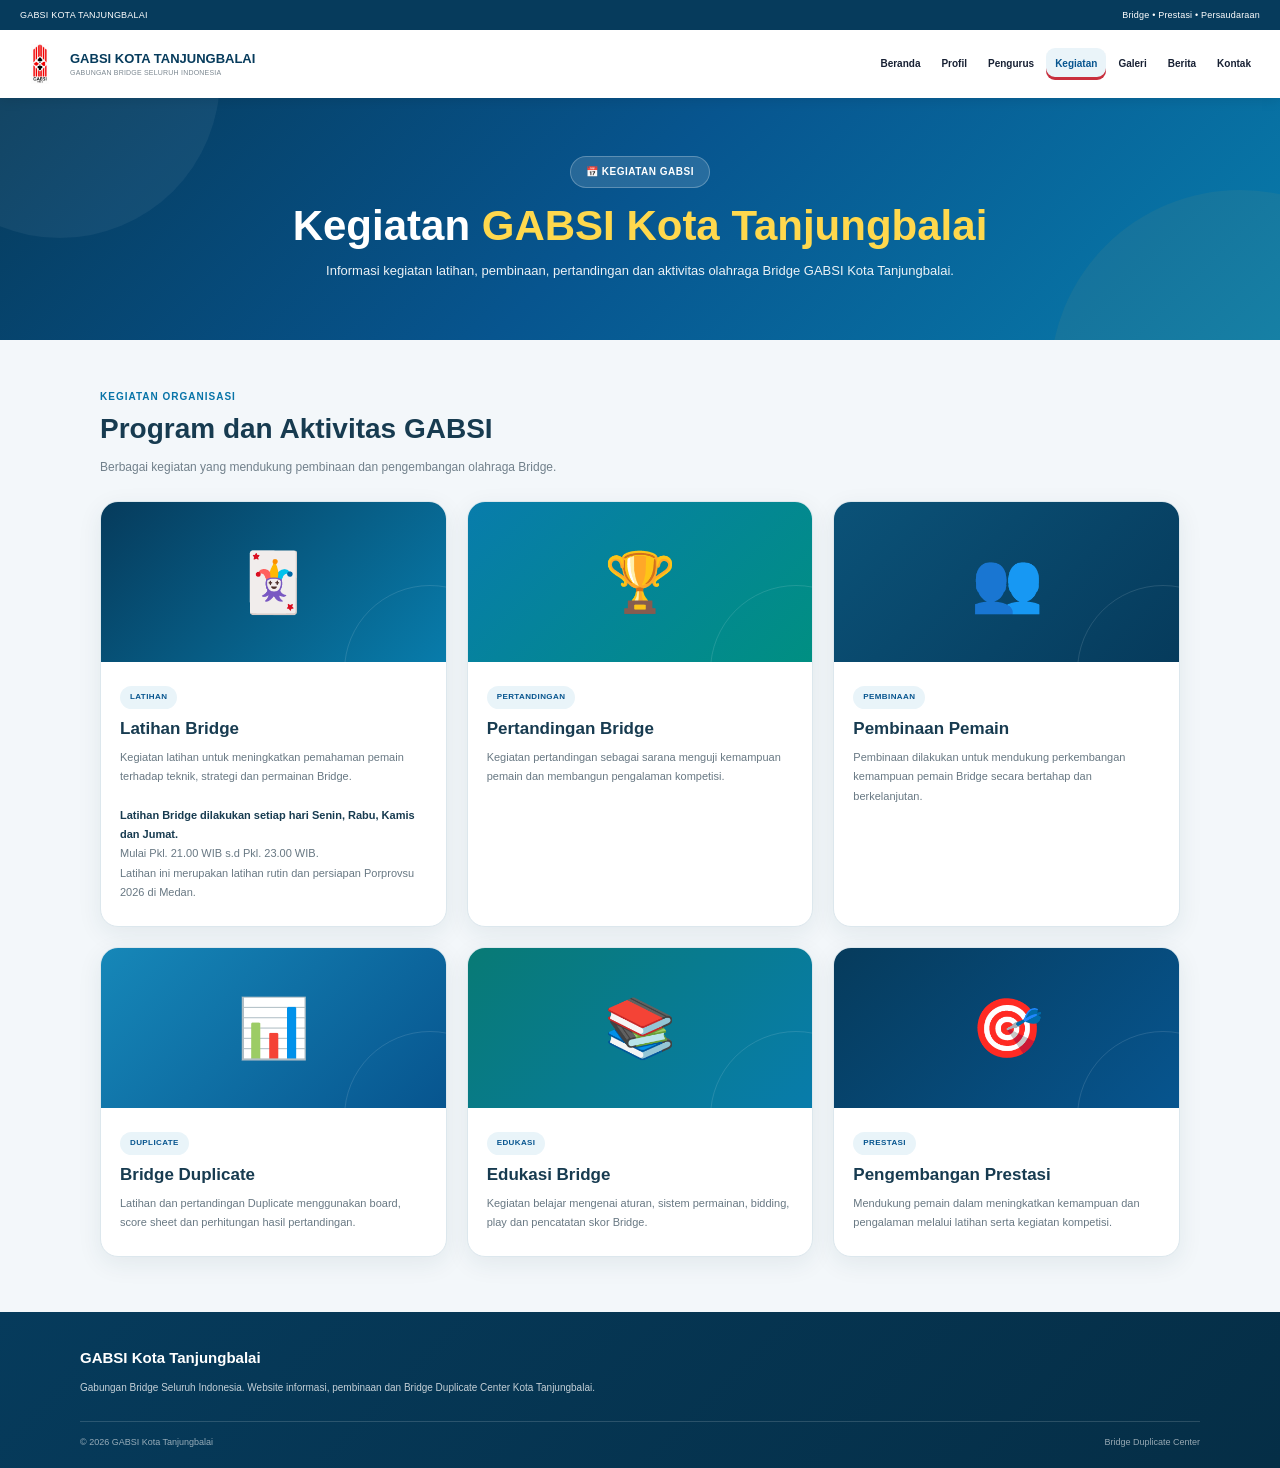
<file: kegiatan.html>
<!DOCTYPE html>
<html lang="id">
<head>
<meta charset="UTF-8">
<meta name="viewport" content="width=device-width, initial-scale=1.0">
<meta name="theme-color" content="#063b5c">
<meta name="description" content="Kegiatan GABSI Kota Tanjungbalai — latihan, pertandingan, pembinaan, edukasi dan pengembangan prestasi Bridge.">
<link rel="icon" type="image/png" href="logo-gabsi.png">
<title>Kegiatan GABSI Kota Tanjungbalai</title>
<style>
*{box-sizing:border-box}
html{scroll-behavior:smooth}
body{margin:0;font-family:Arial,Helvetica,sans-serif;background:#eef4f7;color:#263746;line-height:1.6}
.site-header{width:100%;background:#fff;box-shadow:0 2px 12px rgba(0,0,0,.10);position:relative;z-index:1000}
.top-line{width:100%;min-height:30px;background:#063b5c;color:#fff;padding:6px 20px;display:flex;justify-content:space-between;align-items:center;font-size:9px;letter-spacing:.2px}
.header-main{width:100%;min-height:68px;padding:9px 20px;display:flex;align-items:center;gap:20px;background:#fff}
.brand{display:flex;align-items:center;gap:10px;text-decoration:none;flex:0 0 auto;min-width:0;position:relative}
.brand::before,.brand::after{content:none!important;display:none!important;background:none!important;background-image:none!important}
.brand-logo{width:40px;height:40px;min-width:40px;min-height:40px;max-width:40px;max-height:40px;flex:0 0 40px;display:flex;align-items:center;justify-content:center;overflow:hidden;background:#fff;border-radius:8px;padding:0;margin:0;position:relative}
.brand-logo img{display:block!important;width:40px!important;height:40px!important;min-width:40px!important;min-height:40px!important;max-width:40px!important;max-height:40px!important;object-fit:contain;margin:0!important;padding:0!important;position:static!important}
.header-main>img,.brand>img{display:none!important}
.header-main::before,.header-main::after{content:none!important;display:none!important;background:none!important;background-image:none!important}
.brand-text{display:block;min-width:0}
.brand-text strong{display:block;color:#063b5c;font-size:13px;line-height:1.2;white-space:nowrap}
.brand-text small{display:block;color:#7b8790;font-size:7px;line-height:1.2;margin-top:2px;letter-spacing:.2px;white-space:nowrap}
.main-nav{display:flex;align-items:center;justify-content:flex-end;gap:3px;flex:1;min-width:0;overflow-x:auto;overflow-y:hidden;white-space:nowrap;scrollbar-width:none}
.main-nav::-webkit-scrollbar{display:none}
.main-nav a{display:inline-flex;align-items:center;justify-content:center;flex:0 0 auto;text-decoration:none;color:#172033;padding:8px 9px;border-radius:9px;font-size:10px;font-weight:600;white-space:nowrap;transition:background .2s ease,color .2s ease,box-shadow .2s ease}
.main-nav a:hover{background:#eaf4f9;color:#07558f}
.main-nav a.active{background:#eaf4f9;color:#07558f;font-weight:700;box-shadow:inset 0 -3px 0 #c92f3d}
.kegiatan-page{background:#f3f7fa}
.page-hero{background:linear-gradient(135deg,#063b5c 0%,#07558f 48%,#087cab 100%);color:#fff;padding:58px 20px;text-align:center;position:relative;overflow:hidden}
.page-hero::before{content:"";position:absolute;width:320px;height:320px;border-radius:50%;background:rgba(255,255,255,.05);top:-180px;left:-100px}
.page-hero::after{content:"";position:absolute;width:380px;height:380px;border-radius:50%;background:rgba(233,185,73,.06);right:-150px;bottom:-230px}
.page-hero-inner{position:relative;z-index:2;max-width:1000px;margin:auto}
.hero-label{display:inline-flex;align-items:center;justify-content:center;background:rgba(255,255,255,.13);border:1px solid rgba(255,255,255,.25);padding:7px 15px;border-radius:30px;font-size:10px;font-weight:800;letter-spacing:.5px;margin-bottom:13px}
.page-hero h1{font-size:clamp(28px,4vw,42px);line-height:1.2;margin:0 0 10px;font-weight:800}
.page-hero h1 span{color:#ffd84d}
.page-hero p{font-size:13px;color:rgba(255,255,255,.92);max-width:720px;margin:auto}
.container{width:100%;max-width:1120px;margin:auto;padding:42px 20px 55px}
.section-heading{margin-bottom:24px}
.section-heading .label{display:inline-block;color:#0874a8;font-size:10px;font-weight:800;text-transform:uppercase;letter-spacing:1px;margin-bottom:3px}
.section-heading h2{color:#173b50;font-size:28px;line-height:1.25;margin:3px 0 4px}
.section-heading p{color:#71808b;font-size:12px}
.kegiatan-grid{display:grid;grid-template-columns:repeat(3,1fr);gap:20px}
.kegiatan-card{background:#fff;border:1px solid #dce7ed;border-radius:18px;overflow:hidden;box-shadow:0 7px 24px rgba(25,60,80,.08);transition:transform .22s ease,box-shadow .22s ease,border-color .22s ease}
.kegiatan-card:hover{transform:translateY(-5px);border-color:#b9d7e7;box-shadow:0 14px 32px rgba(25,60,80,.14)}
.kegiatan-icon{height:160px;display:flex;align-items:center;justify-content:center;background:linear-gradient(135deg,#063b5c,#087cab);color:#fff;font-size:58px;position:relative;overflow:hidden}
.kegiatan-icon::after{content:"";position:absolute;width:170px;height:170px;border:1px solid rgba(255,255,255,.12);border-radius:50%;right:-70px;bottom:-95px}
.kegiatan-card:nth-child(2) .kegiatan-icon{background:linear-gradient(135deg,#087cab,#008f82)}
.kegiatan-card:nth-child(3) .kegiatan-icon{background:linear-gradient(135deg,#0b5278,#063b5c)}
.kegiatan-card:nth-child(4) .kegiatan-icon{background:linear-gradient(135deg,#1687b8,#07558f)}
.kegiatan-card:nth-child(5) .kegiatan-icon{background:linear-gradient(135deg,#087a75,#087cab)}
.kegiatan-card:nth-child(6) .kegiatan-icon{background:linear-gradient(135deg,#063b5c,#07558f)}
.kegiatan-info{padding:19px}
.kegiatan-tag{display:inline-flex;align-items:center;background:#e9f4f9;color:#07558f;padding:5px 10px;border-radius:30px;font-size:8px;font-weight:800;letter-spacing:.4px;margin-bottom:9px}
.kegiatan-info h3{color:#173b50;font-size:17px;line-height:1.35;margin:0 0 7px}
.kegiatan-info p{color:#687883;font-size:11px;line-height:1.75;margin:0 0 5px}
.kegiatan-info p strong{color:#173b50}
.footer{background:linear-gradient(135deg,#063b5c,#052e46);color:#fff;padding:34px 20px 18px}
.footer-inner{max-width:1120px;margin:auto;display:grid;grid-template-columns:1fr;gap:32px}
.footer h3{font-size:15px;margin:0 0 9px}
.footer p{color:rgba(255,255,255,.76);font-size:10px;line-height:1.8;margin:0}
.footer-bottom{max-width:1120px;margin:24px auto 0;padding-top:13px;border-top:1px solid rgba(255,255,255,.15);display:flex;justify-content:space-between;color:rgba(255,255,255,.58);font-size:9px}
@media(max-width:1100px){.header-main{gap:10px}.main-nav{justify-content:flex-start}.main-nav a{padding:8px}}
@media(max-width:900px){.kegiatan-grid{grid-template-columns:repeat(2,1fr)}}
@media(max-width:700px){
.top-line{padding:6px 10px;font-size:7px;gap:8px}
.header-main{min-height:58px;padding:7px 10px;gap:8px}
.brand-logo{width:36px;height:36px;min-width:36px;min-height:36px;max-width:36px;max-height:36px;flex-basis:36px}
.brand-logo img{width:36px!important;height:36px!important;min-width:36px!important;min-height:36px!important;max-width:36px!important;max-height:36px!important}
.brand-text strong{font-size:10px}
.brand-text small{font-size:5px}
.main-nav{flex:1;gap:2px;overflow-x:auto}
.main-nav a{font-size:8px;padding:7px 8px}
.page-hero{padding:40px 15px}
.page-hero h1{font-size:28px}
.page-hero p{font-size:11px}
.container{padding:30px 13px 40px}
.section-heading h2{font-size:22px}
.section-heading p{font-size:10px}
.kegiatan-grid{grid-template-columns:repeat(2,1fr);gap:12px}
.kegiatan-icon{height:125px;font-size:44px}
.kegiatan-info{padding:13px}
.kegiatan-tag{font-size:7px;padding:4px 7px}
.kegiatan-info h3{font-size:13px}
.kegiatan-info p{font-size:9px;line-height:1.65}
.footer{padding:28px 15px 16px}
.footer-inner{grid-template-columns:1fr;gap:22px}
.footer-bottom{flex-direction:column;gap:6px}
}
@media(max-width:380px){
.brand-text{display:none}
.header-main{gap:5px}
.main-nav a{font-size:7px;padding:6px 7px}
.page-hero h1{font-size:24px}
.kegiatan-grid{grid-template-columns:1fr}
}
</style>
</head>
<body class="kegiatan-page">
<header class="site-header">
<div class="top-line">
<span>GABSI KOTA TANJUNGBALAI</span>
<span>Bridge • Prestasi • Persaudaraan</span>
</div>
<div class="header-main">
<a href="index.html" class="brand">
<div class="brand-logo">
<img src="logo-gabsi.png" alt="Logo GABSI Kota Tanjungbalai">
</div>
<div class="brand-text">
<strong>GABSI KOTA TANJUNGBALAI</strong>
<small>GABUNGAN BRIDGE SELURUH INDONESIA</small>
</div>
</a>
<nav class="main-nav">
<a href="index.html">Beranda</a>
<a href="profil.html">Profil</a>
<a href="pengurus.html">Pengurus</a>
<a href="kegiatan.html" class="active">Kegiatan</a>
<a href="galeri.html">Galeri</a>
<a href="berita.html">Berita</a>
<a href="kontak.html">Kontak</a>
</nav>
</div>
</header>
<section class="page-hero">
<div class="page-hero-inner">
<span class="hero-label">📅 KEGIATAN GABSI</span>
<h1>Kegiatan <span>GABSI Kota Tanjungbalai</span></h1>
<p>Informasi kegiatan latihan, pembinaan, pertandingan dan aktivitas olahraga Bridge GABSI Kota Tanjungbalai.</p>
</div>
</section>
<main class="container">
<div class="section-heading">
<span class="label">KEGIATAN ORGANISASI</span>
<h2>Program dan Aktivitas GABSI</h2>
<p>Berbagai kegiatan yang mendukung pembinaan dan pengembangan olahraga Bridge.</p>
</div>
<section class="kegiatan-grid">
<article class="kegiatan-card">
<div class="kegiatan-icon">🃏</div>
<div class="kegiatan-info">
<span class="kegiatan-tag">LATIHAN</span>
<h3>Latihan Bridge</h3>
<p>Kegiatan latihan untuk meningkatkan pemahaman pemain terhadap teknik, strategi dan permainan Bridge.<br><br><strong>Latihan Bridge dilakukan setiap hari Senin, Rabu, Kamis dan Jumat.</strong><br>Mulai Pkl. 21.00 WIB s.d Pkl. 23.00 WIB.<br>Latihan ini merupakan latihan rutin dan persiapan Porprovsu 2026 di Medan.</p>
</div>
</article>
<article class="kegiatan-card">
<div class="kegiatan-icon">🏆</div>
<div class="kegiatan-info">
<span class="kegiatan-tag">PERTANDINGAN</span>
<h3>Pertandingan Bridge</h3>
<p>Kegiatan pertandingan sebagai sarana menguji kemampuan pemain dan membangun pengalaman kompetisi.</p>
</div>
</article>
<article class="kegiatan-card">
<div class="kegiatan-icon">👥</div>
<div class="kegiatan-info">
<span class="kegiatan-tag">PEMBINAAN</span>
<h3>Pembinaan Pemain</h3>
<p>Pembinaan dilakukan untuk mendukung perkembangan kemampuan pemain Bridge secara bertahap dan berkelanjutan.</p>
</div>
</article>
<article class="kegiatan-card">
<div class="kegiatan-icon">📊</div>
<div class="kegiatan-info">
<span class="kegiatan-tag">DUPLICATE</span>
<h3>Bridge Duplicate</h3>
<p>Latihan dan pertandingan Duplicate menggunakan board, score sheet dan perhitungan hasil pertandingan.</p>
</div>
</article>
<article class="kegiatan-card">
<div class="kegiatan-icon">📚</div>
<div class="kegiatan-info">
<span class="kegiatan-tag">EDUKASI</span>
<h3>Edukasi Bridge</h3>
<p>Kegiatan belajar mengenai aturan, sistem permainan, bidding, play dan pencatatan skor Bridge.</p>
</div>
</article>
<article class="kegiatan-card">
<div class="kegiatan-icon">🎯</div>
<div class="kegiatan-info">
<span class="kegiatan-tag">PRESTASI</span>
<h3>Pengembangan Prestasi</h3>
<p>Mendukung pemain dalam meningkatkan kemampuan dan pengalaman melalui latihan serta kegiatan kompetisi.</p>
</div>
</article>
</section>
</main>
<footer class="footer">
<div class="footer-inner">
<div>
<h3>GABSI Kota Tanjungbalai</h3>
<p>Gabungan Bridge Seluruh Indonesia. Website informasi, pembinaan dan Bridge Duplicate Center Kota Tanjungbalai.</p>
</div>
</div>
<div class="footer-bottom">
<span>© 2026 GABSI Kota Tanjungbalai</span>
<span>Bridge Duplicate Center</span>
</div>
</footer>
</body>
</html>
</file>
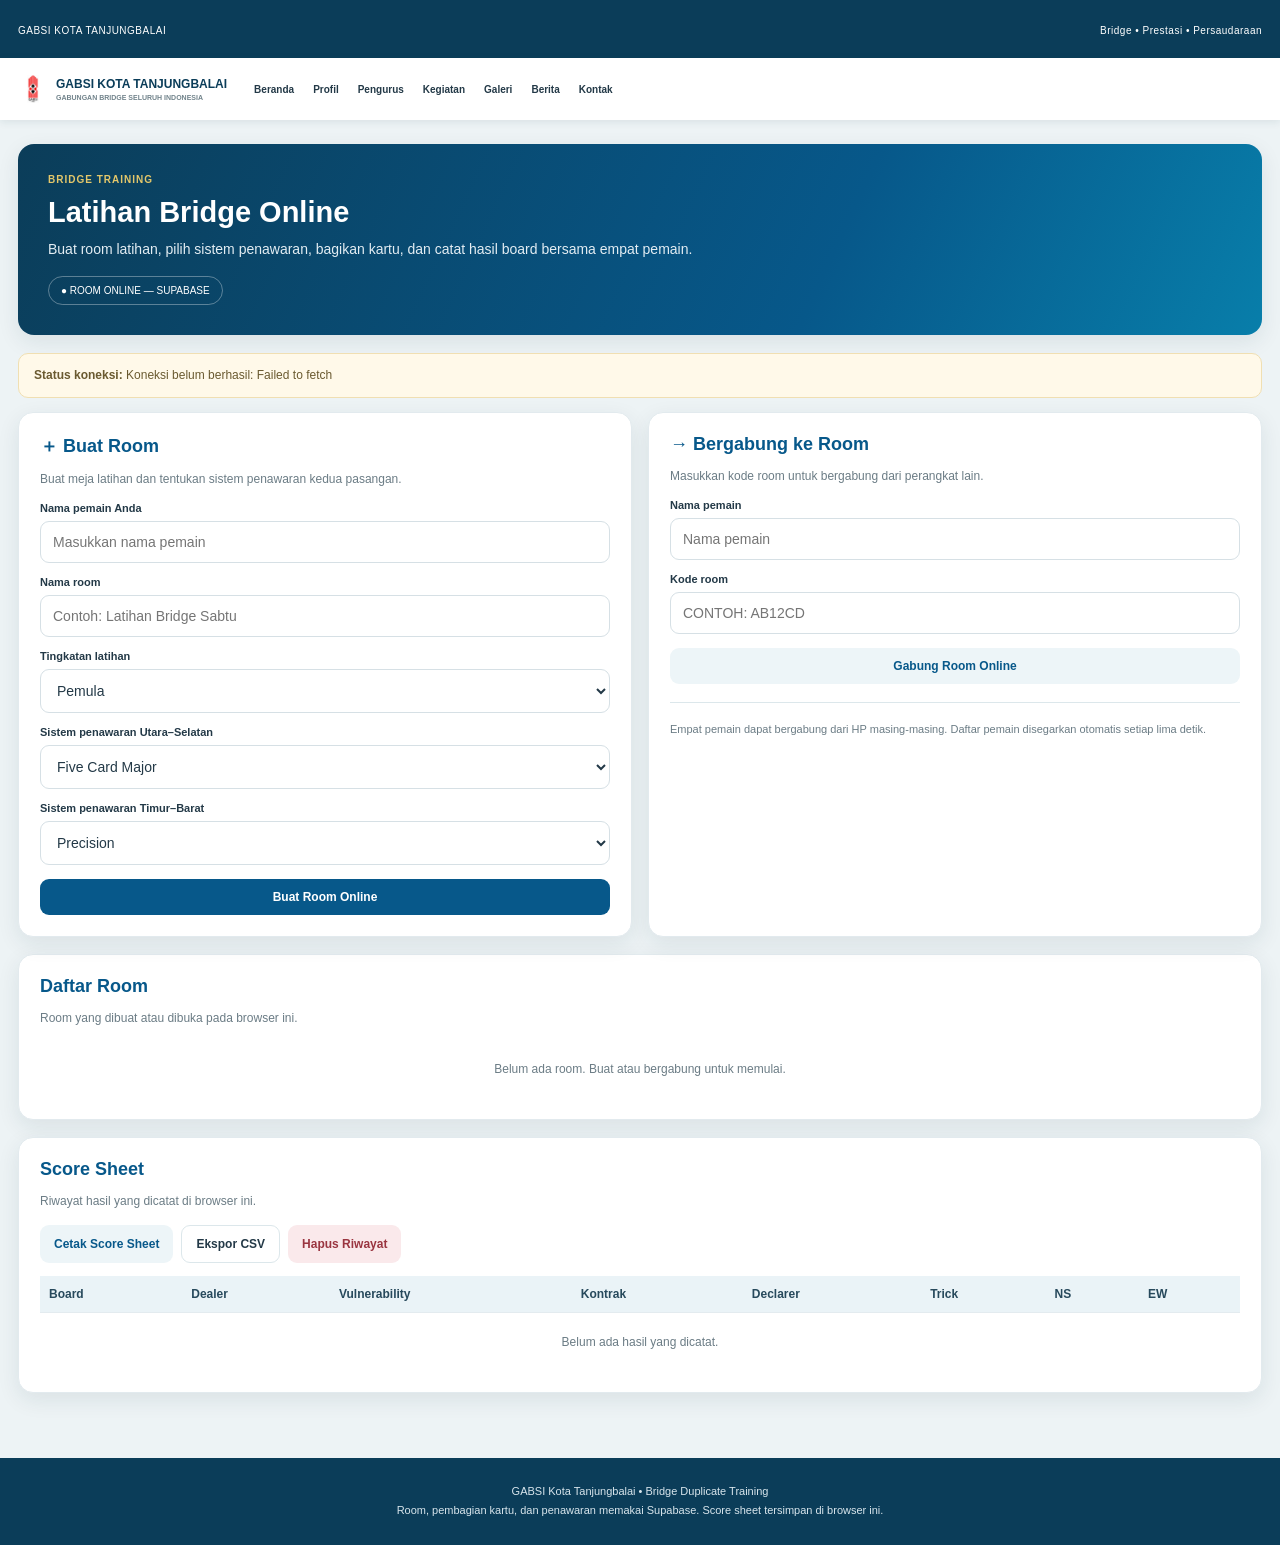
<file: kocokan-kartu.html>
<!DOCTYPE html>
<html lang="id">
<head>
<meta charset="UTF-8">
<meta name="viewport" content="width=device-width, initial-scale=1, viewport-fit=cover">
<meta name="theme-color" content="#0b3d2e">
<title>Latihan Bridge Online | GABSI Kota Tanjungbalai</title>
<style>
:root{--navy:#0b3d59;--blue:#07588a;--gold:#e4c76a;--bg:#edf3f5;--text:#233947;--muted:#6b7c85;--line:#dce7eb;--green:#075c35;--deep:#033922;--red:#c7202c;--shadow:0 7px 22px rgba(20,50,65,.09)}
*{box-sizing:border-box}html{scroll-behavior:auto}body{margin:0;background:var(--bg);color:var(--text);font:14px Arial,Helvetica,sans-serif}button,input,select{font:inherit}button{cursor:pointer}a{color:inherit;text-decoration:none}.hidden{display:none!important}
.topbar{min-height:58px;padding:12px 18px;background:var(--navy);color:#fff;display:flex;justify-content:space-between;align-items:center;gap:12px}.topbar small{font-size:10px;letter-spacing:.5px}.right{text-align:right}
.navbar{position:sticky;top:0;z-index:20;background:#fff;box-shadow:0 2px 8px #183b4a18;display:flex;align-items:center;gap:5px;padding:9px 12px;overflow-x:auto;white-space:nowrap}.brand{display:flex;align-items:center;gap:9px;margin-right:8px;flex-shrink:0}.brand img{width:28px;height:28px;object-fit:contain}.brand strong{font-size:12px;color:var(--navy)}.brand small{display:block;font-size:7px;color:#71838b;margin-top:3px}.navbar a{font-size:10px;padding:8px 7px;border-radius:7px;font-weight:700}.navbar a:hover,.navbar a.active{background:#eaf3f8;color:var(--blue)}.navbar a.active{box-shadow:inset 0 -2px #cf5360}
main{max-width:1280px;margin:auto;padding:24px 18px 48px}.hero{color:#fff;background:linear-gradient(115deg,#0b3d59,#07588a 65%,#087eaa);padding:30px;border-radius:16px;box-shadow:var(--shadow);margin-bottom:18px}.eyebrow{color:var(--gold);font-weight:800;font-size:10px;letter-spacing:1px}.hero h1{margin:11px 0 9px;font-size:29px}.hero p{margin:0;line-height:1.7;color:#e3edf3}.pill{display:inline-block;margin-top:14px;padding:8px 12px;border:1px solid #ffffff55;border-radius:30px;font-size:10px}
.notice{padding:12px 15px;margin:14px 0;border-radius:10px;background:#fff9e9;border:1px solid #f0dfb2;color:#6a5a30;line-height:1.6;font-size:12px}.grid{display:grid;grid-template-columns:repeat(2,minmax(0,1fr));gap:16px}.card{background:#fff;border:1px solid #e2eaee;border-radius:15px;padding:21px;box-shadow:var(--shadow);margin-bottom:17px;min-width:0}.card h2{margin:0 0 11px;color:var(--blue);font-size:18px}.card h3{color:var(--blue);margin:0 0 11px}.desc{color:var(--muted);line-height:1.6;font-size:12px}label{display:block;font-size:11px;font-weight:700;margin:13px 0 7px}input,select{width:100%;min-width:0;padding:12px;border:1px solid #d6e0e5;border-radius:9px;background:#fff;color:var(--text);outline:none}input:focus,select:focus{border-color:#1682ac;box-shadow:0 0 0 3px #1682ac1c}.btn{border:0;border-radius:9px;padding:11px 14px;font-weight:700;font-size:12px;background:#eaf3f8;color:var(--blue)}.btn.primary{background:var(--blue);color:#fff}.btn.secondary{background:#edf5f8;color:var(--blue)}.btn.danger{background:#fae9eb;color:#9a3540}.btn.light{background:#fff;border:1px solid var(--line);color:var(--text)}.btn.block{display:block;width:100%;margin-top:14px}.btn:disabled{opacity:.55;cursor:not-allowed}.actions{display:flex;gap:8px;flex-wrap:wrap;margin:13px 0}.room-list{display:grid;grid-template-columns:repeat(auto-fit,minmax(210px,1fr));gap:12px}.room-item{border:1px solid var(--line);padding:14px;border-radius:11px}.room-item strong{color:var(--blue)}.room-item p{color:var(--muted);font-size:12px;line-height:1.6;overflow-wrap:anywhere}.empty{padding:22px 10px;text-align:center;color:var(--muted);font-size:12px}.small{color:var(--muted);font-size:11px;line-height:1.6}.status{font-size:12px;margin-top:10px;line-height:1.6}.status:empty{display:none}hr{border:0;border-top:1px solid var(--line);margin:18px 0}.table-wrap{overflow-x:auto}table{width:100%;border-collapse:collapse;font-size:12px}th,td{padding:11px 9px;text-align:left;border-bottom:1px solid #e3ebef;white-space:nowrap}th{background:#eaf3f7;color:#27495c}.bid-buttons{display:flex;flex-wrap:wrap;gap:7px;margin-top:10px}.bid-buttons .btn{min-width:48px}footer{background:var(--navy);color:#d8e5ec;text-align:center;padding:24px 15px;font-size:11px;line-height:1.8}footer p{margin:0}

/* Meja Bridge realistis */
.bridge-board{display:grid;grid-template-columns:minmax(0,1fr) 275px;gap:15px;align-items:stretch;margin:18px 0}.felt-table{min-width:0;min-height:540px;padding:13px;border:8px solid #6b3c1e;border-radius:25px;background:radial-gradient(ellipse at 50% 42%,#0b7940 0%,#056135 48%,#023b24 100%);box-shadow:inset 0 0 0 3px #c58b45,inset 0 0 34px #001b10,0 8px 22px #0a2c1b22;color:#fff;overflow:hidden}.table-meta{display:flex;justify-content:space-between;gap:7px;flex-wrap:wrap;margin-bottom:10px;color:#f5e7b4;font-size:10px;font-variant-numeric:tabular-nums}.table-positions{display:grid;grid-template-columns:minmax(62px,.72fr) minmax(150px,1.55fr) minmax(62px,.72fr);grid-template-rows:auto minmax(180px,auto) auto;grid-template-areas:". north ." "west trick east" "south south south";gap:8px;align-items:center;min-width:0}.seat-north{grid-area:north}.seat-west{grid-area:west}.seat-east{grid-area:east}.seat-south{grid-area:south}.table-seat{text-align:center;min-width:0}.seat-title{display:inline-block;max-width:100%;background:#06291d;border:1px solid #cba84e;border-radius:9px;padding:6px 9px;font-weight:800;font-size:10px;letter-spacing:.2px;color:#fff;margin:2px 0 7px;white-space:normal;box-shadow:0 2px 6px #00160d44}.seat-hand{display:flex;justify-content:center;align-items:flex-start;min-height:55px;max-width:100%;padding:2px 0 7px;overflow:hidden;scrollbar-width:none;overscroll-behavior:contain}.playing-card{position:relative;flex:0 0 auto;width:clamp(28px,3.5vw,46px);height:clamp(49px,5.8vw,70px);margin-left:-8px;padding:4px 3px;background:linear-gradient(135deg,#fff,#f4f0e6);border:1px solid #d9d5cb;border-radius:6px;color:#171717;box-shadow:0 3px 7px #00180f66;text-align:left;font-weight:800;line-height:1.05;user-select:none;transition:transform .16s ease}.playing-card:first-child{margin-left:0}.playing-card .rank{display:block;font-size:clamp(10px,1.2vw,15px)}.playing-card .suit{display:block;font-size:clamp(12px,1.5vw,19px);text-align:center;margin-top:3px}.playing-card.red,.trick-card.red{color:#c7202c}.playing-card.back{background:repeating-linear-gradient(45deg,#f7f5ed 0,#f7f5ed 3px,#1c488f 3px,#1c488f 5px);border:3px solid #fff;box-shadow:0 3px 6px #00180f75}.side-seat .seat-hand{flex-direction:column;align-items:center;justify-content:flex-start;min-height:0;max-height:none;overflow:hidden;padding:2px 0 5px}.side-seat .playing-card{width:clamp(27px,3.2vw,40px);height:clamp(39px,4.6vw,58px);margin:0;margin-top:-27px;padding:3px 2px}.side-seat .playing-card:first-child{margin-top:0}.side-seat .playing-card .rank{font-size:12px}.side-seat .playing-card .suit{font-size:15px}.table-middle{grid-area:trick;display:grid;grid-template-columns:1fr 1fr 1fr;grid-template-rows:auto auto auto auto;gap:5px;align-items:center;justify-items:center;margin:0;padding:9px;min-width:0;width:100%;max-width:none;min-height:185px;border:1px solid #b99b42;border-radius:25px;background:#003e2788;box-shadow:inset 0 0 22px #001c1244}.table-middle-label{grid-column:1/4;font-weight:800;color:#ffe8a0;font-size:11px}.trick-card{width:clamp(38px,4.7vw,59px);height:clamp(61px,7vw,86px);padding:5px;background:#fffdf6;border:1px solid #e2ded2;border-radius:7px;color:#171717;box-shadow:0 5px 12px #00180f88;font-size:17px;font-weight:800;display:flex;flex-direction:column;justify-content:space-between}.trick-card .big-suit{text-align:center;font-size:25px;line-height:1}.trick-n{grid-column:2;grid-row:2}.trick-w{grid-column:1;grid-row:3}.trick-e{grid-column:3;grid-row:3}.trick-s{grid-column:2;grid-row:4}.hand-section{grid-area:south;min-width:0;background:#083b29;border:1px solid #9b8b43;border-radius:13px;padding:8px;margin-top:4px}.hand-section h3{text-align:center;color:#fff1bd;font-size:12px;margin:0 0 7px}.hand-section .seat-hand{min-height:72px}.hand-section .playing-card{width:clamp(31px,4vw,51px);height:clamp(58px,6.8vw,81px);margin-left:-7px}.hand-section .playing-card .rank{font-size:clamp(11px,1.3vw,16px)}.hand-section .playing-card .suit{font-size:clamp(13px,1.6vw,20px)}.table-side{display:flex;flex-direction:column;gap:11px;min-width:0}.table-panel{background:#06251b;color:#fff;border:1px solid #64816b;border-radius:13px;padding:12px;min-width:0;box-shadow:0 5px 15px #0a2a1c20}.table-panel h3{color:#f5df8b;margin:0 0 9px;font-size:13px}.auction-grid{display:grid;grid-template-columns:repeat(4,minmax(0,1fr));gap:4px}.table-panel .auction-head{font-weight:800;text-align:center;border-radius:6px;background:#163c2b;color:#f8e7a2;padding:7px 2px;font-size:9px}.table-panel .auction-cell{min-height:35px;display:flex;flex-direction:column;align-items:center;justify-content:center;gap:3px;font-size:12px;border:1px solid #ccd5cf;border-radius:6px;background:#f9faf6;color:#16251e;padding:4px 2px;overflow-wrap:anywhere}.table-panel .auction-cell .small{font-size:9px;color:#6a7770;line-height:1.15}.table-panel .empty{grid-column:1/-1;padding:12px 4px}.table-panel .info{color:#dce9df;font-size:11px;line-height:1.8}.recommendation-box{font-size:10px;line-height:1.5;color:#f3f7f2;overflow-wrap:anywhere;max-height:175px;overflow:auto;overscroll-behavior:contain}.recommendation-box strong{color:#ffe7a0}.recommendation-box .rec-muted{color:#c6d8cc}.recommendation-box .rec-bid{display:inline-block;font-size:16px;font-weight:800;color:#ffe7a0;margin:3px 0}.recommendation-box .rec-warning{color:#ffd1a8}.recommendation-box .rec-stat{display:block;margin-bottom:5px}.pass-call{color:#4b5b52}.suit-red{color:#c7202c}.suit-black{color:#17221c}
@media(max-width:800px){.recommendation-box{max-height:260px}main{padding:19px 12px 36px}.grid{grid-template-columns:1fr;gap:0}.hero{padding:23px 19px}.hero h1{font-size:24px}.card{padding:17px}.bridge-board{grid-template-columns:1fr;gap:10px}.felt-table{min-height:0;padding:8px;border-width:6px;border-radius:18px}.table-positions{grid-template-columns:minmax(52px,.65fr) minmax(118px,1.5fr) minmax(52px,.65fr);grid-template-rows:auto minmax(160px,auto) auto;gap:5px}.table-middle{min-height:160px;padding:5px;gap:3px}.side-seat .seat-title{padding:5px 4px;font-size:9px}.side-seat .seat-hand{max-height:185px}.side-seat .playing-card{width:clamp(24px,5.3vw,33px);height:clamp(36px,7vw,47px);margin-top:-22px}.table-positions .seat-hand.face-hand .playing-card{width:clamp(23px,6.3vw,32px);height:clamp(40px,9.3vw,53px);margin-left:-7px}.table-positions .seat-hand.face-hand .playing-card .rank{font-size:11px}.table-positions .seat-hand.face-hand .playing-card .suit{font-size:13px}.table-positions .table-middle .trick-card{width:clamp(31px,8.5vw,42px);height:clamp(51px,13.5vw,65px);font-size:14px}.table-positions .table-middle .trick-card .big-suit{font-size:21px}.hand-section .playing-card{width:clamp(28px,6.4vw,40px);height:60px;margin-left:-7px}.table-side{display:grid;grid-template-columns:1fr;gap:9px}.table-panel{padding:10px}.table-meta{font-size:9px}}
@media(max-width:420px){.topbar{padding:10px 12px}.topbar small{font-size:9px}.navbar{padding:8px}.brand strong{font-size:11px}main{padding:14px 8px 30px}.hero{padding:20px 16px}.hero h1{font-size:22px}.table-positions{grid-template-columns:minmax(42px,.6fr) minmax(112px,1.65fr) minmax(42px,.6fr);grid-template-rows:auto minmax(140px,auto) auto;gap:3px}.table-positions .seat-title{font-size:8px;padding:5px 3px}.side-seat .seat-hand{max-height:158px}.side-seat .playing-card{width:23px;height:34px;margin-top:-21px;padding:2px}.table-positions .seat-hand.face-hand .playing-card{width:22px;height:38px;margin-left:-7px;padding:2px}.table-positions .seat-hand.face-hand .playing-card .rank{font-size:9px}.table-positions .seat-hand.face-hand .playing-card .suit{font-size:11px}.table-positions .table-middle{min-height:140px;padding:3px;gap:2px}.table-positions .table-middle .trick-card{width:30px;height:48px;font-size:12px;padding:4px}.table-positions .table-middle .trick-card .big-suit{font-size:17px}.hand-section .playing-card{width:clamp(24px,6.2vw,30px);height:51px;margin-left:-7px}.hand-section .playing-card .rank{font-size:10px}.hand-section .playing-card .suit{font-size:12px}.table-meta{gap:4px;font-size:8px}.table-panel h3{font-size:12px}}
@media(prefers-reduced-motion:reduce){html{scroll-behavior:auto}.playing-card{transition:none}}
@media print{.topbar,.navbar,.hero,.actions,form,footer,.notice{display:none!important}body{background:#fff}.bridge-board{display:block}.felt-table{print-color-adjust:exact;-webkit-print-color-adjust:exact}}
button:focus-visible,a:focus-visible,input:focus-visible,select:focus-visible{outline:3px solid var(--gold);outline-offset:2px}

/* MODE BERMAIN: meja dan kontrol utama tetap di satu layar laptop tanpa scroll halaman */
@media(min-width:801px){
 body.playing-mode{height:100dvh;min-height:0;overflow:hidden}
 body.playing-mode .topbar,body.playing-mode .navbar,body.playing-mode main>.hero,body.playing-mode main>.notice,body.playing-mode main>.grid,body.playing-mode #roomList,body.playing-mode footer{display:none!important}
 body.playing-mode main{width:100%;max-width:none;height:100dvh;min-height:0;margin:0;padding:8px;overflow:hidden}
 body.playing-mode #roomPanel{height:100%;min-height:0;margin:0;padding:8px;overflow:hidden;border-radius:10px;box-shadow:none;display:block}
 body.playing-mode #roomPanel>:not(.bridge-board){display:none!important}
 body.playing-mode .bridge-board{height:calc(100dvh - 34px);max-height:calc(100dvh - 34px);min-height:0;margin:0;grid-template-columns:minmax(0,1fr) minmax(220px,270px);gap:9px;overflow:hidden}
 body.playing-mode .felt-table{height:100%;min-height:0;padding:8px;border-width:6px;border-radius:17px;display:flex;flex-direction:column}
 body.playing-mode .table-meta{flex:0 0 auto;margin:0 0 3px;gap:4px;font-size:9px}
 body.playing-mode .table-positions{flex:1 1 auto;min-height:0;grid-template-columns:minmax(48px,.65fr) minmax(100px,1.7fr) minmax(48px,.65fr);grid-template-rows:auto minmax(0,1fr) auto;gap:4px;align-items:center;overflow:hidden}
 body.playing-mode .seat-title{font-size:9px;padding:4px 6px;margin:1px 0 3px}
 body.playing-mode .seat-hand{min-height:0;padding:1px 0 3px;overflow:hidden}
 body.playing-mode .playing-card{width:clamp(27px,3vw,42px);height:clamp(43px,5.1vw,62px);margin-left:-8px;padding:3px 2px;border-radius:5px}
 body.playing-mode .playing-card .rank{font-size:clamp(9px,1vw,13px)}
 body.playing-mode .playing-card .suit{font-size:clamp(11px,1.25vw,16px);margin-top:2px}
 body.playing-mode .side-seat .seat-hand{max-height:none;overflow:hidden}
 body.playing-mode .side-seat .playing-card{width:30px;height:43px;margin:0;padding:2px}
 body.playing-mode .table-middle{min-height:0;height:100%;padding:5px;gap:3px;border-radius:16px}
 body.playing-mode .table-middle-label{font-size:10px}
 body.playing-mode .trick-card{width:clamp(34px,3.7vw,49px);height:clamp(52px,6vw,72px);padding:4px;font-size:14px}
 body.playing-mode .trick-card .big-suit{font-size:21px}
 body.playing-mode .hand-section{padding:5px;margin-top:2px}
 body.playing-mode .hand-section h3{font-size:10px;margin:0 0 4px}
 body.playing-mode .hand-section .seat-hand{min-height:0}
 body.playing-mode .hand-section .playing-card{width:clamp(29px,3.3vw,44px);height:clamp(47px,5.3vw,65px);margin-left:-7px}
 body.playing-mode .hand-section .playing-card .rank{font-size:clamp(10px,1vw,13px)}
 body.playing-mode .hand-section .playing-card .suit{font-size:clamp(12px,1.3vw,17px)}
 body.playing-mode .dummy-notice{display:none}
 body.playing-mode .table-side{display:flex;flex-direction:column;gap:6px;min-height:0;height:100%;overflow:hidden}
 body.playing-mode .table-panel{padding:7px;border-radius:9px;min-height:0;overflow:hidden}
 body.playing-mode .table-panel h3{font-size:11px;margin:0 0 5px}
 body.playing-mode #tableAuction{gap:2px;overflow:hidden;align-content:start}
 body.playing-mode .table-panel .auction-head{font-size:8px;padding:4px 1px}
 body.playing-mode .table-panel .auction-cell{min-height:24px;font-size:10px;padding:2px 1px;gap:1px}
 body.playing-mode .table-panel .auction-cell .small{font-size:8px}
 body.playing-mode .table-panel .empty{padding:5px 2px}
 body.playing-mode .table-panel .info{font-size:10px;line-height:1.5}
 body.playing-mode .table-side>.notice{display:block!important;flex:0 0 auto;margin:0;padding:6px 8px;font-size:10px;line-height:1.3}
 body.playing-mode .table-side>.actions{display:flex;flex:0 0 auto;gap:4px;margin:0;flex-wrap:wrap}
 body.playing-mode .table-side>.actions .btn{padding:7px 8px;font-size:10px}
 body.playing-mode .table-side>#roomStatus{display:block!important;flex:0 0 auto;max-height:34px;overflow:hidden;font-size:9px;line-height:1.2;margin:0}
 body.playing-mode #bidControls{display:block!important;flex:0 0 auto;margin:0;padding:7px;border:1px solid #64816b;border-radius:9px;background:#06251b;color:#fff}
 body.playing-mode #bidControls.hidden,body.playing-mode #resultControls.hidden{display:none!important}
 body.playing-mode #bidControls label,body.playing-mode #resultControls label{font-size:9px;margin:0 0 4px;color:#f5df8b}
 body.playing-mode #bidControls select,body.playing-mode #resultControls select{padding:6px;font-size:11px;border-radius:6px}
 body.playing-mode .bid-buttons{gap:4px;margin:5px 0 0}
 body.playing-mode .bid-buttons .btn{min-width:0;flex:1;padding:7px 5px;font-size:10px}
 body.playing-mode #contractInfo{display:block!important;flex:0 0 auto;margin:0;padding:6px 8px;font-size:10px;line-height:1.3}
 body.playing-mode #resultControls{display:block;flex:0 0 auto;padding:7px;border:1px solid #64816b;border-radius:9px;background:#06251b;color:#fff}
 body.playing-mode #resultControls .btn{padding:7px 8px;font-size:10px;margin-top:5px}
}
@media(min-width:801px) and (max-height:650px){
 body.playing-mode main{padding:4px}
 body.playing-mode #roomPanel{padding:4px}
 body.playing-mode .bridge-board{height:calc(100dvh - 16px);max-height:calc(100dvh - 16px);grid-template-columns:minmax(0,1fr) 220px;gap:5px}
 body.playing-mode .felt-table{padding:5px}
 body.playing-mode .table-positions{grid-template-rows:auto minmax(0,1fr) auto;gap:2px}
 body.playing-mode .playing-card{height:40px}
 body.playing-mode .hand-section .playing-card{height:44px}
 body.playing-mode .table-side{gap:3px}
 body.playing-mode .table-panel{padding:4px}
 body.playing-mode .table-panel .auction-cell{min-height:19px}
}

</style>
</head>
<body>
<header class="topbar"><div><small>GABSI KOTA TANJUNGBALAI</small></div><div class="right"><small>Bridge • Prestasi • Persaudaraan</small></div></header>
<nav class="navbar">
<a class="brand" href="index.html"><img src="logo-gabsi.png" alt="Logo GABSI" onerror="this.style.display='none'"><span><strong>GABSI KOTA TANJUNGBALAI</strong><small>GABUNGAN BRIDGE SELURUH INDONESIA</small></span></a>
<a href="index.html">Beranda</a><a href="profil.html">Profil</a><a href="pengurus.html">Pengurus</a><a href="kegiatan.html">Kegiatan</a><a href="galeri.html">Galeri</a><a href="berita.html">Berita</a><a href="kontak.html">Kontak</a>
</nav>
<main>
<section class="hero"><div class="eyebrow">BRIDGE TRAINING</div><h1>Latihan Bridge Online</h1><p>Buat room latihan, pilih sistem penawaran, bagikan kartu, dan catat hasil board bersama empat pemain.</p><span class="pill">● ROOM ONLINE — SUPABASE</span></section>
<div class="notice"><strong>Status koneksi:</strong> <span id="connectionStatus" role="status">Memeriksa koneksi Supabase...</span></div>
<section class="grid">
 <div class="card"><h2>＋ Buat Room</h2><p class="desc">Buat meja latihan dan tentukan sistem penawaran kedua pasangan.</p>
  <form id="createForm">
   <label for="creatorName">Nama pemain Anda</label><input id="creatorName" required maxlength="40" placeholder="Masukkan nama pemain" autocomplete="name">
   <label for="roomName">Nama room</label><input id="roomName" required maxlength="60" placeholder="Contoh: Latihan Bridge Sabtu">
   <label for="level">Tingkatan latihan</label><select id="level"><option value="beginner">Pemula</option><option value="intermediate">Sedang</option><option value="advanced">Mahir</option><option value="professional">Profesional</option></select>
   <label for="systemNS">Sistem penawaran Utara–Selatan</label><select id="systemNS"><option>Four Card Major</option><option selected>Five Card Major</option><option>Precision</option><option>SAYC</option><option>2/1 Game Force</option><option>Acol</option><option>Johan</option><option>Natural Standard</option></select>
   <label for="systemEW">Sistem penawaran Timur–Barat</label><select id="systemEW"><option>Four Card Major</option><option>Five Card Major</option><option selected>Precision</option><option>SAYC</option><option>2/1 Game Force</option><option>Acol</option><option>Johan</option><option>Natural Standard</option></select>
   <button class="btn primary block" id="createBtn" type="submit">Buat Room Online</button><div id="createStatus" class="status" role="status"></div>
  </form>
 </div>
 <div class="card"><h2>→ Bergabung ke Room</h2><p class="desc">Masukkan kode room untuk bergabung dari perangkat lain.</p>
  <form id="joinForm"><label for="joinName">Nama pemain</label><input id="joinName" required maxlength="40" placeholder="Nama pemain" autocomplete="name"><label for="joinCode">Kode room</label><input id="joinCode" required maxlength="12" placeholder="CONTOH: AB12CD" autocapitalize="characters" autocomplete="off"><button class="btn secondary block" id="joinBtn" type="submit">Gabung Room Online</button><div id="joinStatus" class="status" role="status"></div></form>
  <hr><p class="small">Empat pemain dapat bergabung dari HP masing-masing. Daftar pemain disegarkan otomatis setiap lima detik.</p>
 </div>
</section>
<section class="card"><h2>Daftar Room</h2><p class="desc">Room yang dibuat atau dibuka pada browser ini.</p><div id="roomList" class="room-list"><div class="empty">Belum ada room. Buat atau bergabung untuk memulai.</div></div></section>
<section id="roomPanel" class="card hidden">
 <h2 id="roomTitle">Room Latihan Bridge</h2><p id="roomDetails" class="desc"></p>
 <div class="notice"><strong>Kode room: <span id="currentRoomCode">-</span></strong> <button class="btn light" id="copyCodeBtn" type="button">Salin Kode</button></div>
 <h3>Posisi pemain</h3><div class="grid"><div class="room-item"><strong>Utara (N)</strong><p id="seatN">Menunggu pemain</p></div><div class="room-item"><strong>Timur (E)</strong><p id="seatE">Menunggu pemain</p></div><div class="room-item"><strong>Selatan (S)</strong><p id="seatS">Menunggu pemain</p></div><div class="room-item"><strong>Barat (W)</strong><p id="seatW">Menunggu pemain</p></div></div>
 <div class="actions"><button class="btn primary" id="dealBtn" type="button">Bagikan Kartu</button><button class="btn light" id="refreshBtn" type="button">Perbarui Room</button><button class="btn danger" id="leaveBtn" type="button">Tutup Tampilan Room</button></div><div id="roomStatus" class="status" role="status"></div>
 <div class="bridge-board" aria-label="Meja permainan Bridge">
  <div class="felt-table">
   <div class="table-meta"><span>ROOM <b id="boardRoomCode">-</b></span><span>BOARD <b id="boardNumber">1</b>/24</span><span>DEALER <b id="boardDealer">-</b></span><span>VUL <b id="boardVulnerability">-</b></span></div>
   <div class="table-positions">
    <div class="table-seat seat-north"><div class="seat-title" id="northTitle">UTARA (N)</div><div id="northHand" class="seat-hand"><span class="small">Dummy belum terbuka</span></div></div>
    <div class="table-seat side-seat seat-west"><div class="seat-title" id="westTitle">BARAT (W)</div><div id="westHand" class="seat-hand"></div></div>
    <div class="table-middle"><div class="table-middle-label">MEJA TRICK</div><div id="trickN" class="trick-card trick-n">—</div><div id="trickW" class="trick-card trick-w">—</div><div id="trickE" class="trick-card trick-e">—</div><div id="trickS" class="trick-card trick-s">—</div></div>
    <div class="table-seat side-seat seat-east"><div class="seat-title" id="eastTitle">TIMUR (E)</div><div id="eastHand" class="seat-hand"></div></div>
    <div class="hand-section seat-south"><h3 id="southTitle">SELATAN (S) — KARTU ANDA</h3><div id="southHand" class="seat-hand"><span class="small">Kartu muncul setelah dibagikan.</span></div></div>
   </div>
   <div id="dummyNotice" class="small" style="margin-top:7px;color:#ffe9a6;text-align:center">Dummy akan terbuka setelah server mengonfirmasi pembukaan dummy.</div>
  </div>
  <div class="table-side">
   <div class="table-panel"><h3>PENAWARAN (AUCTION)</h3><div id="tableAuction" class="auction-grid"><div class="empty">Belum ada penawaran.</div></div></div>
   <div class="table-panel"><h3>INFO PERMAINAN</h3><div class="info">Kontrak: <b id="tableContract">-</b><br>Declarer: <b id="tableDeclarer">-</b><br>Trick NS: <b id="tableNS">-</b><br>Trick EW: <b id="tableEW">-</b></div><hr style="border-color:#64816b;margin:8px 0"><h3>ASISTEN PENAWARAN</h3><div id="recommendationBox" class="recommendation-box" role="status" aria-live="polite">Bagikan kartu untuk melihat analisis HCP dan saran penawaran.</div><button class="btn light" id="refreshRecommendationBtn" type="button" style="width:100%;margin-top:7px;padding:7px;font-size:10px">Perbarui Saran</button></div>
  </div>
 </div>
 <hr><h3>Kartu Latihan</h3><p class="small">Kartu di tangan Anda ditampilkan pada meja. Area di bawah ini merangkum tangan pribadi dari data server.</p><div id="handArea" class="room-list"><div class="empty">Tekan “Bagikan Kartu” setelah empat pemain bergabung.</div></div>
 <hr><h3>Penawaran (Auction)</h3><p class="small">Penawaran yang disimpan di server ditampilkan di sini.</p><div id="auctionArea" class="auction-grid"><div class="empty">Belum ada penawaran.</div></div>
 <div id="bidControls" class="hidden"><label for="contractBid">Pilih penawaran</label><select id="contractBid"><option>1C</option><option>1D</option><option>1H</option><option>1S</option><option>1NT</option><option>2C</option><option>2D</option><option>2H</option><option>2S</option><option>2NT</option><option>3C</option><option>3D</option><option>3H</option><option>3S</option><option>3NT</option><option>4C</option><option>4D</option><option>4H</option><option>4S</option><option>4NT</option><option>5C</option><option>5D</option><option>5H</option><option>5S</option><option>5NT</option><option>6C</option><option>6D</option><option>6H</option><option>6S</option><option>6NT</option><option>7C</option><option>7D</option><option>7H</option><option>7S</option><option>7NT</option></select>
  <div class="bid-buttons"><button class="btn primary" id="submitBidBtn" type="button">Tawar</button><button class="btn secondary" data-bid="P" type="button">Pass</button><button class="btn secondary" data-bid="X" type="button">Double</button><button class="btn secondary" data-bid="XX" type="button">Redouble</button></div>
 </div>
 <div id="contractInfo" class="notice">Kontrak belum ditentukan.</div>
 <div id="resultControls" class="hidden"><label for="tricksMade">Jumlah trick yang dimenangkan declarer (0–13)</label><select id="tricksMade"><option>0</option><option>1</option><option>2</option><option>3</option><option>4</option><option>5</option><option>6</option><option>7</option><option>8</option><option>9</option><option>10</option><option>11</option><option>12</option><option>13</option></select><button class="btn primary" id="saveResultBtn" type="button">Simpan Hasil Board</button></div>
</section>
<section class="card"><h2>Score Sheet</h2><p class="desc">Riwayat hasil yang dicatat di browser ini.</p><div class="actions"><button class="btn secondary" id="printBtn" type="button">Cetak Score Sheet</button><button class="btn light" id="exportBtn" type="button">Ekspor CSV</button><button class="btn danger" id="clearScoresBtn" type="button">Hapus Riwayat</button></div><div class="table-wrap"><table><thead><tr><th>Board</th><th>Dealer</th><th>Vulnerability</th><th>Kontrak</th><th>Declarer</th><th>Trick</th><th>NS</th><th>EW</th></tr></thead><tbody id="scoreRows"></tbody></table></div><div id="scoreEmpty" class="empty hidden">Belum ada hasil yang dicatat.</div></section>
</main>
<footer><p>GABSI Kota Tanjungbalai • Bridge Duplicate Training</p><p>Room, pembagian kartu, dan penawaran memakai Supabase. Score sheet tersimpan di browser ini.</p></footer>
<script>
(()=>{
"use strict";
const SUPABASE_URL="https://ykppcosauhohddanyeyx.supabase.co";
const SUPABASE_KEY="sb_publishable_uqjzyrfAs8rdJtiC_k_PZg_u_zXBNs8";
const API_URL=SUPABASE_URL+"/functions/v1/bright-api";
const $=id=>document.getElementById(id);
let activeRoom=null,refreshTimer=null,currentGame=null,scores=loadScores();
function loadScores(){try{const value=JSON.parse(localStorage.getItem("gabsiBridgeScores")||"[]");return Array.isArray(value)?value:[]}catch(_){return[]}}
function saveScores(){try{localStorage.setItem("gabsiBridgeScores",JSON.stringify(scores))}catch(_){setText("roomStatus","Score sheet tidak dapat disimpan pada browser ini.")}renderScores()}
function setText(id,value){const el=$(id);if(el)el.textContent=value==null||value===""?"-":String(value)}
function escapeHTML(value){return String(value??"").replace(/[&<>"']/g,ch=>({"&":"&amp;","<":"&lt;",">":"&gt;",'"':"&quot;","'":"&#39;"}[ch]))}
async function api(action,payload={}){const response=await fetch(API_URL,{method:"POST",headers:{"Content-Type":"application/json","apikey":SUPABASE_KEY,"Authorization":"Bearer "+SUPABASE_KEY},body:JSON.stringify({action,...payload})});const raw=await response.text();let data;try{data=JSON.parse(raw)}catch(_){throw new Error("Respons server tidak dapat dibaca.")}if(!response.ok||data.success===false||data.error)throw new Error(data.error||data.message||("Permintaan gagal ("+response.status+")"));return data}
async function checkConnection(){try{await api("ping");setText("connectionStatus","Terhubung ke Supabase.")}catch(error){setText("connectionStatus","Koneksi belum berhasil: "+error.message)}}
function normalizeSeat(value){const v=String(value||"").trim().toUpperCase();if(["N","NORTH","UTARA"].includes(v))return"N";if(["E","EAST","TIMUR"].includes(v))return"E";if(["S","SOUTH","SELATAN"].includes(v))return"S";if(["W","WEST","BARAT"].includes(v))return"W";return""}
function getPlayers(room){if(Array.isArray(room?.players))return room.players;if(Array.isArray(room?.room_players))return room.room_players;return[]}
function normalizeRoom(room,name,token,position){return{id:room.id||"",room_code:room.room_code||room.code||"",room_name:room.room_name||room.name||"Latihan Bridge",level:room.level||"beginner",status:room.status||"waiting",system_ns:room.system_ns||room.systemNS||"Five Card Major",system_ew:room.system_ew||room.systemEW||"Precision",players:getPlayers(room),playerName:name||"",playerToken:token||"",position:normalizeSeat(position||room.position||room.seat)}}
const ROOM_STORE_KEY="gabsiBridgeRooms";
const ROOM_RETENTION_MS=15*24*60*60*1000; // 15 hari
function roomStore(){
 try{
  const raw=JSON.parse(localStorage.getItem(ROOM_STORE_KEY)||"[]");
  if(!Array.isArray(raw))return[];
  const now=Date.now();let changed=false;
  const retained=[];
  for(const room of raw){
   if(!room||typeof room!=="object"){changed=true;continue}
   let savedAt=Number(room.local_saved_at);
   // Room lama belum memiliki tanggal lokal; mulai hitung sejak HTML baru pertama kali membacanya.
   if(!Number.isFinite(savedAt)||savedAt<=0){savedAt=now;room.local_saved_at=savedAt;changed=true}
   if(now-savedAt>=ROOM_RETENTION_MS){changed=true;continue}
   retained.push(room);
  }
  if(changed)localStorage.setItem(ROOM_STORE_KEY,JSON.stringify(retained));
  return retained;
 }catch(_){return[]}
}
function saveRoomStore(){
 try{
  const list=roomStore();
  if(activeRoom){
   const now=Date.now(),index=list.findIndex(room=>room.room_code===activeRoom.room_code);
   if(index>=0){
    const old=list[index];
    activeRoom.local_saved_at=Number(old.local_saved_at)||Number(activeRoom.local_saved_at)||now;
    // Jangan masukkan kembali room yang sudah kedaluwarsa ke daftar lokal.
    if(now-activeRoom.local_saved_at>=ROOM_RETENTION_MS){list.splice(index,1);localStorage.setItem(ROOM_STORE_KEY,JSON.stringify(list));renderRoomList();return}
    list[index]={...activeRoom};
   }else{
    const savedAt=Number(activeRoom.local_saved_at);
    if(Number.isFinite(savedAt)&&savedAt>0&&now-savedAt>=ROOM_RETENTION_MS){localStorage.setItem(ROOM_STORE_KEY,JSON.stringify(list));renderRoomList();return}
    if(!Number.isFinite(savedAt)||savedAt<=0)activeRoom.local_saved_at=now;
    list.unshift(activeRoom);
   }
   localStorage.setItem(ROOM_STORE_KEY,JSON.stringify(list.slice(0,20)));
  }
 }catch(_){}
 renderRoomList();
}
function renderRoomList(){const list=roomStore(),target=$("roomList");if(!list.length){target.innerHTML='<div class="empty">Belum ada room. Buat atau bergabung untuk memulai.</div>';return}target.innerHTML=list.map((room,index)=>'<div class="room-item"><strong>'+escapeHTML(room.room_name||"Latihan Bridge")+'</strong><p>Kode: <b>'+escapeHTML(room.room_code||"-")+'</b><br>Sistem NS: '+escapeHTML(room.system_ns||"-")+'<br>Sistem EW: '+escapeHTML(room.system_ew||"-")+'<br><span class="small">Tersimpan lokal sejak '+escapeHTML(new Date(Number(room.local_saved_at)||Date.now()).toLocaleDateString("id-ID"))+'</span></p><button class="btn secondary" data-open-room="'+index+'" type="button">Buka Room</button></div>').join("");target.querySelectorAll("[data-open-room]").forEach(button=>button.addEventListener("click",()=>{const room=list[Number(button.dataset.openRoom)];if(room)openSavedRoom(room)}))}
function levelLabel(level){return({beginner:"Pemula",intermediate:"Sedang",advanced:"Mahir",professional:"Profesional"})[String(level||"").toLowerCase()]||level||"-"}
async function createRoom(event){event.preventDefault();const name=$("creatorName").value.trim(),roomName=$("roomName").value.trim();if(!name||!roomName)return;const button=$("createBtn");button.disabled=true;setText("createStatus","Sedang membuat room...");try{const result=await api("create",{roomName,level:$("level").value,systemNS:$("systemNS").value,systemEW:$("systemEW").value}),room=result.room||result.data||result,code=room.room_code||room.code||result.room_code;if(!code)throw new Error("Kode room tidak ditemukan pada respons server.");const joined=await api("join",{roomCode:code,playerName:name}),joinedRoom=joined.room||joined.data?.room||room;activeRoom=normalizeRoom(joinedRoom,name,joined.player_token||joined.playerToken||joined.data?.player_token||"",joined.position||joined.data?.position||"");activeRoom.room_code=code;saveRoomStore();showActiveRoom(true);setText("createStatus","Room berhasil dibuat. Bagikan kode kepada pemain lain.");startRefresh()}catch(error){setText("createStatus","Gagal membuat room: "+error.message)}finally{button.disabled=false}}
async function joinRoom(event){event.preventDefault();const name=$("joinName").value.trim(),code=$("joinCode").value.trim().toUpperCase();if(!name||!code)return;const button=$("joinBtn");button.disabled=true;setText("joinStatus","Sedang bergabung...");try{const result=await api("join",{roomCode:code,playerName:name}),room=result.room||result.data?.room||result.data||result;activeRoom=normalizeRoom(room,name,result.player_token||result.playerToken||result.data?.player_token||"",result.position||result.data?.position||"");activeRoom.room_code=room.room_code||room.code||code;if(!activeRoom.playerToken)throw new Error("Token pemain tidak ditemukan pada respons server.");saveRoomStore();showActiveRoom(true);setText("joinStatus","Berhasil bergabung ke room.");startRefresh()}catch(error){setText("joinStatus","Gagal bergabung: "+error.message)}finally{button.disabled=false}}
async function openSavedRoom(room){if(!room.playerToken){$("joinCode").value=room.room_code||"";setText("joinStatus","Masukkan nama dan gabung kembali dengan kode room.");$("joinName").focus();return}activeRoom={...room,position:normalizeSeat(room.position)};showActiveRoom(true);startRefresh();await refreshRoom()}
function showActiveRoom(scrollToRoom=false){if(!activeRoom)return;$("roomPanel").classList.remove("hidden");document.body.classList.add("playing-mode");setText("roomTitle",activeRoom.room_name);setText("roomDetails","Tingkatan: "+levelLabel(activeRoom.level)+" • Sistem Utara–Selatan: "+activeRoom.system_ns+" • Sistem Timur–Barat: "+activeRoom.system_ew);setText("currentRoomCode",activeRoom.room_code);renderSeats()}
function renderSeats(){if(!activeRoom)return;const seats={N:"Menunggu pemain",E:"Menunggu pemain",S:"Menunggu pemain",W:"Menunggu pemain"};getPlayers(activeRoom).forEach(player=>{const seat=normalizeSeat(player.position||player.seat);if(seat)seats[seat]=player.player_name||player.name||"Pemain"});const own=normalizeSeat(activeRoom.position);if(own)seats[own]=activeRoom.playerName||seats[own];for(const seat of["N","E","S","W"])setText("seat"+seat,seats[seat])}
async function refreshRoom(){if(!activeRoom?.playerToken)return;try{const result=await api("get",{roomCode:activeRoom.room_code,playerToken:activeRoom.playerToken}),room=result.room||result.data?.room||result.data||result,players=result.players||getPlayers(room),game=result.game||result.data?.game||null;if(game)renderGame(game);activeRoom={...activeRoom,...normalizeRoom(room,activeRoom.playerName,activeRoom.playerToken,result.position||activeRoom.position),players,playerName:activeRoom.playerName,playerToken:activeRoom.playerToken,position:normalizeSeat(result.position)||activeRoom.position,room_code:room.room_code||activeRoom.room_code};saveRoomStore();showActiveRoom(false);if(!game)setText("roomStatus","Daftar pemain diperbarui.")}catch(error){setText("roomStatus","Belum dapat memperbarui room: "+error.message)}}
function startRefresh(){if(refreshTimer)clearInterval(refreshTimer);refreshRoom();refreshTimer=setInterval(refreshRoom,5000)}
function stopRefresh(){if(refreshTimer)clearInterval(refreshTimer);refreshTimer=null}
function gameFromResult(result){return result?.game||result?.data?.game||result?.data||null}
function suitSymbol(suit){const raw=String(suit||"").trim(),key=raw.toUpperCase();return({S:"♠",SPADES:"♠",SPADE:"♠",H:"♥",HEARTS:"♥",HEART:"♥",D:"♦",DIAMONDS:"♦",DIAMOND:"♦",C:"♣",CLUBS:"♣",CLUB:"♣","♠":"♠","♥":"♥","♦":"♦","♣":"♣"})[key]||raw}
function parseCard(card){if(card&&typeof card==="object"){const rank=card.rank??card.value??card.card_rank??card.cardRank??"",suit=card.suit??card.symbol??card.card_suit??card.cardSuit??"";return{rank:String(rank).toUpperCase()==="T"?"10":String(rank),suit:suitSymbol(suit)}}const value=String(card??"").trim();let match=value.match(/^([SHDC])\s*(10|[AKQJT2-9])$/i);if(match)return{rank:match[2].toUpperCase()==="T"?"10":match[2].toUpperCase(),suit:suitSymbol(match[1])};match=value.match(/^(10|[AKQJT2-9])\s*([♠♥♦♣SHDC])$/i);if(match)return{rank:match[1].toUpperCase()==="T"?"10":match[1].toUpperCase(),suit:suitSymbol(match[2])};match=value.match(/^([♠♥♦♣])\s*(10|[AKQJT2-9])$/i);if(match)return{rank:match[2].toUpperCase()==="T"?"10":match[2].toUpperCase(),suit:suitSymbol(match[1])};return{rank:value,suit:""}}
function flattenHand(hand){if(!hand)return[];if(Array.isArray(hand))return hand;if(typeof hand!=="object")return[];if("rank" in hand||"card_rank" in hand||"cardRank" in hand)return[hand];const entries=Object.entries(hand);if(entries.length&&entries.every(([,value])=>Array.isArray(value)))return entries.flatMap(([suit,ranks])=>ranks.map(card=>typeof card==="object"?card:{suit,rank:card}));return Object.values(hand)}
function cardHTML(card,back=false){if(back)return'<span class="playing-card back" aria-label="Kartu tertutup"></span>';const parsed=parseCard(card),isRed=parsed.suit==="♥"||parsed.suit==="♦";return'<span class="playing-card '+(isRed?"red":"")+'"><span class="rank">'+escapeHTML(parsed.rank)+'</span><span class="suit">'+escapeHTML(parsed.suit)+'</span></span>'}
function sortedCards(hand){const cards=flattenHand(hand),suits={"♠":0,"♥":1,"♦":2,"♣":3},ranks={A:14,K:13,Q:12,J:11,10:10,T:10,9:9,8:8,7:7,6:6,5:5,4:4,3:3,2:2};return cards.map((card,index)=>({...parseCard(card),original:card,index})).sort((a,b)=>(suits[a.suit]??9)-(suits[b.suit]??9)||(ranks[b.rank]||0)-(ranks[a.rank]||0)||a.index-b.index).map(card=>card.original)}
function renderSeatHand(id,hand,mode="empty"){const target=$(id);if(!target)return;if(mode==="backs"){target.className="seat-hand back-hand";target.innerHTML=cardHTML(null,true);return}if(mode!=="faces"||!flattenHand(hand).length){target.className="seat-hand";target.innerHTML=mode==="empty"?'<span class="small">Menunggu kartu</span>':"";return}target.className="seat-hand face-hand";target.innerHTML=sortedCards(hand).map(card=>cardHTML(card)).join("")}
function callText(call){const value=String(call??"?").trim().toUpperCase();if(value==="P")return"Pass";if(value==="X")return"Double";if(value==="XX")return"Redouble";return value.replace(/([1-7])C$/,"$1♣").replace(/([1-7])D$/,"$1♦").replace(/([1-7])H$/,"$1♥").replace(/([1-7])S$/,"$1♠")}
function renderOwnHand(game){const hand=game?.own_hand||game?.ownHand||game?.player_hand||game?.playerHand||game?.hand||null,target=$("handArea"),cards=flattenHand(hand);if(!cards.length){target.innerHTML='<div class="empty">Kartu pribadi belum tersedia dari server.</div>';return}target.innerHTML='<div class="room-item"><strong>Kartu Anda — '+escapeHTML(activeRoom?.position||"-")+'</strong><p class="small">Jumlah kartu: '+cards.length+'. Urutan suit pada meja: ♠ Sekop, ♥ Hati, ♦ Wajik, ♣ Keriting.</p></div>'}
function renderBoardHands(game){const ids={N:"northHand",E:"eastHand",S:"southHand",W:"westHand"},titleIds={N:"northTitle",E:"eastTitle",S:"southTitle",W:"westTitle"},labels={N:"UTARA (N)",E:"TIMUR (E)",S:"SELATAN (S)",W:"BARAT (W)"},own=normalizeSeat(activeRoom?.position),ownHand=game?.own_hand||game?.ownHand||game?.player_hand||game?.playerHand||game?.hand||null,hasOwn=flattenHand(ownHand).length>0,dummy=game?.dummy_hand||game?.dummyHand||null,dummyCards=flattenHand(dummy),dummyOpen=Boolean(game?.dummy_open||game?.dummyOpen||game?.dummy_hand_open||game?.dummyHandOpen||dummy),declarer=normalizeSeat(game?.declarer_position||game?.declarerPosition||game?.declarer),dummySeat=normalizeSeat(game?.dummy_position||game?.dummyPosition)||(declarer?({N:"S",S:"N",E:"W",W:"E"})[declarer]:""),dealt=hasOwn||Boolean(game?.hands||game?.dealt||game?.dealt_at);for(const seat of["N","E","S","W"]){let hand=null,mode=dealt?"backs":"empty",label=labels[seat];if(seat===own){hand=ownHand;mode=hasOwn?"faces":"empty";label+=" — KARTU ANDA"}else if(dummyOpen&&dummySeat===seat&&dummyCards.length){hand=dummy;mode="faces";label+=" — DUMMY TERBUKA"}renderSeatHand(ids[seat],hand,mode);setText(titleIds[seat],label)}setText("dummyNotice",dummyOpen&&dummyCards.length&&dummySeat?"Dummy terbuka sesuai data server di posisi "+labels[dummySeat]+".":"Dummy akan terbuka setelah server mengonfirmasi pembukaan dummy.")}
function renderAuction(game){const mainTarget=$("auctionArea"),tableTarget=$("tableAuction"),auction=Array.isArray(game?.auction)?game.auction:[],compass=["N","E","S","W"],labels={N:"UTARA",E:"TIMUR",S:"SELATAN",W:"BARAT"};mainTarget.innerHTML=auction.length?auction.map((item,index)=>{const call=typeof item==="string"?item:(item.call||item.bid||item.value||"?"),seat=typeof item==="object"?normalizeSeat(item.position||item.seat):"";return'<div class="auction-cell"><span class="small">'+escapeHTML(seat||("Bid "+(index+1)))+'</span><strong>'+escapeHTML(callText(call))+'</strong></div>'}).join(""):'<div class="empty">Belum ada penawaran.</div>';let next=normalizeSeat(game?.dealer)||"N",cursor=0,cells=compass.map(seat=>'<div class="auction-head">'+labels[seat]+'</div>');for(const item of auction){const explicit=typeof item==="object"?normalizeSeat(item.position||item.seat):"",seat=explicit||next,index=compass.indexOf(seat);if(explicit){while(cursor%4!==index&&cursor<auction.length+8){cells.push('<div class="auction-cell empty-call">—</div>');cursor++}}const call=typeof item==="string"?item:(item.call||item.bid||item.value||"?");const red=/[HD]$/i.test(String(call));cells.push('<div class="auction-cell '+(String(call).toUpperCase()==="P"?"pass-call":"")+' '+(red?"suit-red":"suit-black")+'"><span class="small">'+seat+'</span><strong>'+escapeHTML(callText(call))+'</strong></div>');cursor++;next=compass[(index+1)%4]}if(!auction.length)for(let i=0;i<4;i++)cells.push('<div class="auction-cell empty-call">—</div>');tableTarget.innerHTML=cells.join("");const finished=Boolean(game?.finished||game?.phase==="finished"||game?.status==="finished"),hasGame=Boolean(game&&(game.hands||game.own_hand||game.ownHand||game.player_hand||game.playerHand||game.hand||game.auction));$("bidControls").classList.toggle("hidden",!hasGame||finished||!activeRoom?.playerToken);$("resultControls").classList.toggle("hidden",!finished||!game?.contract||!activeRoom?.playerToken);setText("contractInfo",game?.contract?"Kontrak: "+callText(game.contract)+(game.declarer?" • Declarer: "+game.declarer:""):"Kontrak belum ditentukan.");setText("tableContract",game?.contract?callText(game.contract):"-");setText("tableDeclarer",game?.declarer||"-");setText("tableNS",game?.tricks_ns??game?.trick_ns??"-");setText("tableEW",game?.tricks_ew??game?.trick_ew??"-")}
function renderTrick(game){const raw=game?.current_trick||game?.currentTrick||game?.trick_cards||game?.trickCards||{},trick=Array.isArray(raw)?Object.fromEntries(raw.map(item=>[normalizeSeat(item.position||item.seat||item.player_position),item.card||item]).filter(([seat])=>seat)):raw,short={N:"n",W:"w",E:"e",S:"s"};for(const seat of["N","W","E","S"]){const item=trick[seat]||trick[seat.toLowerCase()]||null,target=$("trick"+seat);if(item){const card=parseCard(item?.card||item),red=card.suit==="♥"||card.suit==="♦";target.className="trick-card trick-"+short[seat]+(red?" red":"");target.innerHTML='<span>'+escapeHTML(card.rank)+'</span><span class="big-suit">'+escapeHTML(card.suit)+'</span>'}else{target.className="trick-card trick-"+short[seat];target.textContent="—"}}}
function handStats(hand){
 const cards=flattenHand(hand).map(parseCard),counts={"♠":0,"♥":0,"♦":0,"♣":0},hcpValue={A:4,K:3,Q:2,J:1};let hcp=0;
 for(const card of cards){if(Object.prototype.hasOwnProperty.call(counts,card.suit))counts[card.suit]++;hcp+=hcpValue[String(card.rank).toUpperCase()]||0}
 const ordered=Object.entries(counts).sort((a,b)=>b[1]-a[1]);
 const shape=Object.values(counts).sort((a,b)=>b-a).join("-");
 return{cards:cards.length,hcp,counts,ordered,shape,balanced:["4-3-3-3","4-4-3-2","5-3-3-2"].includes(shape),majorFive:counts["♠"]>=5||counts["♥"]>=5};
}
function activeBiddingSystem(){const seat=normalizeSeat(activeRoom?.position);return seat==="N"||seat==="S"?(activeRoom?.system_ns||"Five Card Major"):(activeRoom?.system_ew||"Precision")}
function systemProfile(system){
 const s=String(system||"").trim().toLowerCase();
 if(s.includes("precision"))return"precision";
 if(s.includes("acol"))return"acol";
 if(s.includes("four card major"))return"four";
 if(s.includes("five card major"))return"five";
 if(s.includes("sayc"))return"sayc";
 if(s.includes("2/1")||s.includes("2/1 game"))return"twoOverOne";
 // Johan is a named local system; its convention details must be supplied before automatic bidding.
 if(s.includes("johan"))return"customJohan";
 // “Natural Standard” does not identify one unique card-length/NT-range agreement.
 if(s.includes("natural standard"))return"customNatural";
 return"unknown";
}
function noRecommendation(reason){return{bid:null,reason}}
function basicOpeningAdvice(stats,system,level){
 const {hcp,counts,ordered,balanced,majorFive}=stats,profile=systemProfile(system);
 const suitCode={"♠":"S","♥":"H","♦":"D","♣":"C"};
 const majorSuits=["♠","♥"].filter(s=>counts[s]>=5);
 const longestSuit=()=>ordered[0];
 const naturalMinor=()=>{
  const c=counts["♣"],d=counts["♦"];
  if(d>c)return"♦";
  if(c>d)return"♣";
  if(c===3&&d===3)return"♣";
  return d>=4?"♦":"♣";
 };
 const naturalFourCardSuit=()=>{
  // Four-card-major/Acol profile: bid the longest suit; on equal lengths choose a major where appropriate.
  const max=Math.max(...Object.values(counts)),atMax=Object.entries(counts).filter(([,n])=>n===max).map(([s])=>s);
  if(atMax.includes("♥")&&atMax.includes("♠")&&counts["♥"]===4&&counts["♠"]===4)return"♥";
  if(atMax.length===1)return atMax[0];
  const rank={"♣":0,"♦":1,"♥":2,"♠":3};
  return atMax.sort((a,b)=>rank[b]-rank[a])[0];
 };
 if(profile==="customJohan")return noRecommendation("Sistem Johan perlu memakai kartu konvensi GABSI/pasangan yang disepakati. Asisten menahan rekomendasi agar tidak menebak arti pembukaan.");
 if(profile==="customNatural"||profile==="unknown")return noRecommendation("“Natural Standard” belum menentukan apakah major empat atau lima kartu dan rentang 1NT yang dipakai. Tetapkan kartu konvensi dahulu agar rekomendasi tidak menebak.");
 if(profile==="precision"){
  // A clearly-labelled core profile: strong 1C, limited non-club openings, 5-card majors, 13–15 balanced 1NT.
  if(hcp>=16)return{bid:"1♣",reason:"Profil dasar Precision: 1♣ menunjukkan tangan kuat sekitar 16+ HCP dan bersifat konvensional/forcing menurut versi yang dipakai. Respons harus mengikuti kartu konvensi Precision pasangan."};
  if(hcp<11)return noRecommendation("HCP di bawah ambang pembukaan terbatas yang dipakai profil dasar ini. Pembukaan preemptive, Rule of 20, posisi dealer dan vulnerability belum dihitung; asisten tidak memaksakan Pass.");
  if(balanced&&!majorFive&&hcp>=13&&hcp<=15)return{bid:"1NT",reason:"Profil dasar Precision yang dipilih memakai 1NT untuk tangan seimbang 13–15 HCP tanpa major lima kartu. Rentang ini dapat berbeda pada varian Precision lain."};
  if(majorSuits.length){const suit=majorSuits.includes("♠")?"♠":"♥";return{bid:"1"+suit,reason:"Tangan terbatas dengan major lima kartu. Dalam profil Precision ini, 1♥/1♠ menunjukkan major 5+ kartu dan kekuatan terbatas (umumnya sekitar 11–15 HCP)."};}
  if(hcp>=11&&hcp<=15)return{bid:"1♦",reason:"Dalam profil Precision dasar ini, 1♦ dipakai untuk tangan terbatas tanpa major lima kartu. Makna panjang ♦ dan pembukaan minor lain harus cocok dengan kartu konvensi pasangan."};
  return noRecommendation("Tangan berada di luar rentang pembukaan dasar Precision yang disederhanakan. Periksa kartu konvensi pasangan sebelum memilih bid.");
 }
 if(profile==="acol"){
  if(balanced&&hcp>=20&&hcp<=22)return{bid:"2NT",reason:"Profil Acol umum memakai 2NT untuk tangan seimbang sekitar 20–22 HCP. Rentang ini harus disepakati pasangan."};
  if(balanced&&hcp>=12&&hcp<=14)return{bid:"1NT",reason:"Profil Acol weak notrump: tangan seimbang 12–14 HCP dapat dibuka 1NT. Acol memiliki beberapa varian dan kesepakatan lokal dapat mengubah rentang."};
  if(balanced&&hcp>=23)return{bid:"2♣",reason:"Tangan seimbang sangat kuat. Profil Acol sering memakai 2♣ sebagai pembukaan kuat, tetapi batas tepat dan urutan rebid harus diperiksa pada kartu konvensi."};
  if(hcp<11)return noRecommendation("HCP di bawah pembukaan natural dasar Acol. Pembukaan ringan/preemptive bergantung posisi, vulnerability, kualitas suit dan kesepakatan pasangan.");
  if(hcp>=18&&hcp<=22)return noRecommendation("Tangan sangat kuat/tidak seimbang. Dalam Acol, keputusan antara pembukaan suit dan 2♣ kuat bergantung kualitas tangan dan apakah game-forcing; asisten tidak menebak dari HCP saja.");
  const suit=naturalFourCardSuit();
  return{bid:"1"+suitCode[suit],reason:"Profil Acol menggunakan pembukaan natural dengan suit empat kartu atau lebih; saran ini memilih suit panjang. Untuk 4-4 major, profil ini memilih 1♥. Periksa kesepakatan rebid pasangan."};
 }
 // Four Card Major uses a declared baseline here: natural 4+ suit openings and strong 1NT 15–17.
 // Five Card Major, SAYC and 2/1 share the broad opening structure; 2/1 chiefly changes later auctions.
 if(hcp>=22)return{bid:"2♣",reason:"Tangan sangat kuat (22+ HCP). Dalam profil natural/SAYC dasar, 2♣ adalah pembukaan kuat konvensional; detail forcing dan rebid tetap mengikuti kartu konvensi."};
 if(balanced&&hcp>=20&&hcp<=21&&profile!=="acol")return{bid:"2NT",reason:"Tangan seimbang dengan 20–21 HCP. Rentang ini lazim pada profil strong-notrump Five Card Major/SAYC/2/1 dan profil Four Card Major yang diasumsikan di asisten ini."};
 if(balanced&&hcp>=15&&hcp<=17&&profile!=="acol")return{bid:"1NT",reason:"Tangan seimbang dengan 15–17 HCP. Profil Five Card Major/SAYC/2/1 memakai strong notrump; Five Card Major dapat tetap membuka 1NT dengan lima kartu major pada profil umum ini."};
 if(hcp<12)return noRecommendation("HCP di bawah patokan pembukaan natural dasar 12 HCP. Sistem tertentu dapat membuka tangan 11 HCP berdasarkan Rule of 20, kualitas suit, posisi dan vulnerability; hal-hal itu tidak dinilai di sini.");
 if(profile==="four"){
  const suit=naturalFourCardSuit();
  return{bid:"1"+suitCode[suit],reason:"Profil Four Card Major yang dipakai di sini membuka suit natural empat kartu atau lebih; bila panjang sama, pemilihan suit mengikuti aturan ringkas dalam asisten. Sistem Four Card Major sendiri tidak menentukan semua detail NT dan rebid, jadi konfirmasi kartu konvensi pasangan."};
 }
 // Five-card major family: majors first, then longest minor using a common SAYC-style tie break.
 if(majorSuits.length){const suit=majorSuits.includes("♠")?"♠":"♥";return{bid:"1"+suit,reason:"Anda memiliki major lima kartu atau lebih. Profil Five Card Major/SAYC/2/1 membuka major lima kartu; jika kedua major sama-sama lima kartu, saran memilih 1♠."};}
 const suit=naturalMinor();
 return{bid:"1"+suitCode[suit],reason:"Tidak ada major lima kartu dan tidak masuk rentang pembukaan notrump/kuat. Saran pembukaan minor mengikuti tie-break dasar SAYC: ♦ dengan 4-4 minor, ♣ dengan 3-3 minor; pada distribusi lain dipilih minor yang lebih panjang. Konfirmasi persetujuan pasangan."};
}
function auctionCall(item){return String(typeof item==="string"?item:(item?.call||item?.bid||item?.value||"")).trim().toUpperCase().replace("♣","C").replace("♦","D").replace("♥","H").replace("♠","S").replace(/PASS/,"P")}
function auctionSeat(item,index,dealer){const explicit=typeof item==="object"?normalizeSeat(item.position||item.seat||item.player_position):"";if(explicit)return explicit;const compass=["N","E","S","W"],start=compass.indexOf(normalizeSeat(dealer)||"N");return compass[(start+index)%4]}
function simpleResponseAdvice(stats,system,auction,seat,dealer){
 const profile=systemProfile(system),partner=({N:"S",S:"N",E:"W",W:"E"})[seat];
 // Only advise the simplest uncontested, first response after partner's 1H/1S opening.
 // Do not infer responses after intervening bids, passes, doubles or more complex auctions.
 if(auction.length!==1)return null;
 const openerSeat=auctionSeat(auction[0],0,dealer||"N"),opening=auctionCall(auction[0]);
 if(openerSeat!==partner||!/^1[HS]$/.test(opening))return null;
 if(!["five","sayc","twoOverOne","four"].includes(profile))return null;
 const strain=opening[1],symbol=strain==="S"?"♠":"♥",support=stats.counts[symbol];
 if(stats.hcp<6)return{bid:"Pass",reason:"Anda memiliki "+stats.hcp+" HCP dan belum menunjukkan nilai respons dasar. Pass dapat dipertimbangkan setelah pembukaan 1M pasangan pada lelang sederhana; distribusi dan kesepakatan pasangan tetap penting."};
 if(support>=3&&stats.hcp<=9)return{bid:"2"+symbol,reason:"Respons sederhana tanpa intervensi: Anda memiliki "+support+" kartu pendukung major pasangan dan "+stats.hcp+" HCP. Kenaikan ke level 2 adalah respons dasar yang umum."};
 if(support>=3&&stats.hcp<=12)return{bid:"3"+symbol,reason:"Anda memiliki "+support+" kartu pendukung major pasangan dan "+stats.hcp+" HCP. Kenaikan ke level 3 dapat menunjukkan nilai invitational dalam profil dasar ini; rentang tepat berbeda menurut partnership."};
 if(support>=4&&stats.hcp>=13)return{bid:"4"+symbol,reason:"Anda memiliki "+support+" kartu pendukung major pasangan dan "+stats.hcp+" HCP. Game major dapat dipertimbangkan dalam profil dasar; total point, distribusi dan kesepakatan pasangan belum dianalisis lengkap."};
 return null;
}
function renderRecommendation(game){
 const box=$("recommendationBox");if(!box)return;
 const hand=game?.own_hand||game?.ownHand||game?.player_hand||game?.playerHand||game?.hand||null,stats=handStats(hand);
 if(stats.cards!==13){box.innerHTML='<span class="rec-muted">Saran akan tampil setelah server mengirim 13 kartu tangan Anda.</span>';return}
 const seat=normalizeSeat(activeRoom?.position),system=activeBiddingSystem(),profile=systemProfile(system),level=levelLabel(activeRoom?.level),dist=["♠","♥","♦","♣"].map(s=>s+" "+stats.counts[s]).join(" · "),auction=Array.isArray(game?.auction)?game.auction:[];
 let html='<span class="rec-stat"><strong>HCP: '+stats.hcp+'</strong> · Tingkat: '+escapeHTML(level)+'<br>Sistem: '+escapeHTML(system)+'<br>Distribusi: '+escapeHTML(dist)+'<br>Bentuk: '+escapeHTML(stats.shape)+'</span>';
 if(game?.finished||game?.phase==="finished"||game?.status==="finished"){box.innerHTML=html+'<span class="rec-muted">Board telah selesai. Gunakan analisis ini untuk membahas kembali lelang dengan pelatih atau pasangan.</span>';return}
 if(!auction.length){
  const dealer=normalizeSeat(game?.dealer)||"N";
  if(seat!==dealer){html+='<span class="rec-muted">Belum ada lelang. Dealer board ini adalah '+escapeHTML(({N:"Utara",E:"Timur",S:"Selatan",W:"Barat"})[dealer]||dealer)+'. Saran pembukaan ditampilkan kepada pemain yang giliran pertamanya tiba.</span>';}
  else{const rec=basicOpeningAdvice(stats,system,level);if(rec.bid)html+='<div class="rec-bid">Saran: '+escapeHTML(rec.bid)+'</div><br><strong>Alasan:</strong> '+escapeHTML(rec.reason);else html+='<strong>Saran otomatis ditahan.</strong><br>'+escapeHTML(rec.reason);}
 }else{
  const dealer=normalizeSeat(game?.dealer)||"N",lastIndex=auction.length-1,lastSeat=auctionSeat(auction[lastIndex],lastIndex,dealer),compass=["N","E","S","W"],idx=compass.indexOf(lastSeat),toAct=idx<0?"":compass[(idx+1)%4];
  if(!seat||toAct!==seat){html+='<span class="rec-muted">Lelang sedang berjalan. Asisten menunggu giliran Anda. Ini mencegah saran diberikan kepada pemain yang belum saatnya menawar.</span>';}
  else{const rec=simpleResponseAdvice(stats,system,auction,seat,dealer);if(rec){html+='<div class="rec-bid">Saran: '+escapeHTML(rec.bid)+'</div><br><strong>Alasan:</strong> '+escapeHTML(rec.reason);}else{html+='<span class="rec-muted">Asisten belum mempunyai aturan yang cukup lengkap untuk situasi lelang ini. Rekomendasi otomatis hanya diberikan pada pembukaan dasar yang terdefinisi dan respons sederhana setelah 1♥/1♠ tanpa intervensi. Lelang setelah Pass, overcall, Double/Redouble, notrump, 2/1, konvensi, atau rebid memerlukan kartu konvensi lengkap.</span>';}}
 }
 html+='<div class="rec-warning" style="margin-top:7px">Panduan belajar berbasis profil ringkas, bukan jaminan akurasi 99%. HCP saja tidak menggantikan total point, kualitas suit, vulnerability, posisi, aturan forcing dan kesepakatan pasangan. Sistem Johan/Natural Standard perlu definisi konvensi yang jelas sebelum diberi saran otomatis.</div>';
 box.innerHTML=html;
}
function renderGame(game){if(!game)return;currentGame=game;renderOwnHand(game);renderBoardHands(game);renderAuction(game);renderTrick(game);renderRecommendation(game);setText("boardRoomCode",activeRoom?.room_code||"-");setText("boardNumber",game.board_number||game.board||1);setText("boardDealer",normalizeSeat(game.dealer)||game.dealer||"-");setText("boardVulnerability",game.vulnerability||"Tidak Rentan");setText("roomStatus","Board "+(game.board_number||game.board||1)+" • Dealer "+(game.dealer||"-")+" • Vulnerability "+(game.vulnerability||"Tidak Rentan"))}
async function dealCards(){if(!activeRoom?.playerToken){setText("roomStatus","Silakan masuk ke room terlebih dahulu.");return}const button=$("dealBtn");button.disabled=true;setText("roomStatus","Meminta server membagikan kartu...");try{const result=await api("deal",{roomCode:activeRoom.room_code,playerToken:activeRoom.playerToken}),game=gameFromResult(result);if(game)renderGame(game);await refreshRoom();setText("roomStatus","Permintaan pembagian kartu selesai. Tampilan kartu mengikuti data yang dikirim server.")}catch(error){setText("roomStatus","Gagal membagikan kartu: "+error.message)}finally{button.disabled=false}}
async function submitBid(call){if(!activeRoom?.playerToken)return;const button=$("submitBidBtn");button.disabled=true;setText("roomStatus","Mengirim penawaran "+callText(call)+"...");try{const result=await api("bid",{roomCode:activeRoom.room_code,playerToken:activeRoom.playerToken,bid:call,call}),game=gameFromResult(result);if(game)renderGame(game);await refreshRoom();setText("roomStatus","Permintaan penawaran telah dikirim.")}catch(error){setText("roomStatus","Penawaran gagal: "+error.message)}finally{button.disabled=false}}
async function saveBoardResult(){if(!activeRoom?.playerToken)return;const tricks=Number($("tricksMade").value),button=$("saveResultBtn");button.disabled=true;setText("roomStatus","Menyimpan hasil board...");try{const result=await api("result",{roomCode:activeRoom.room_code,playerToken:activeRoom.playerToken,tricks,tricksMade:tricks}),game=gameFromResult(result);if(game)renderGame(game);const saved=game||currentGame||{};scores.unshift({board:saved.board_number||saved.board||1,dealer:saved.dealer||"-",vulnerability:saved.vulnerability||"Tidak Rentan",contract:saved.contract||"-",declarer:saved.declarer||"-",trick:tricks,ns:saved.score_ns??"-",ew:saved.score_ew??"-"});saveScores();setText("roomStatus","Hasil board dicatat pada score sheet browser ini.");await refreshRoom()}catch(error){setText("roomStatus","Gagal menyimpan hasil: "+error.message)}finally{button.disabled=false}}
function renderScores(){const body=$("scoreRows");$("scoreEmpty").classList.toggle("hidden",scores.length>0);if(!scores.length){body.innerHTML="";return}body.innerHTML=scores.map(score=>'<tr><td>'+escapeHTML(score.board??"-")+'</td><td>'+escapeHTML(score.dealer??"-")+'</td><td>'+escapeHTML(score.vulnerability??"-")+'</td><td>'+escapeHTML(score.contract??"-")+'</td><td>'+escapeHTML(score.declarer??"-")+'</td><td>'+escapeHTML(score.trick??"-")+'</td><td>'+escapeHTML(score.ns??"-")+'</td><td>'+escapeHTML(score.ew??"-")+'</td></tr>').join("")}
function exportCSV(){const header=["Board","Dealer","Vulnerability","Kontrak","Declarer","Trick","NS","EW"],rows=scores.map(score=>[score.board??"",score.dealer??"",score.vulnerability??"",score.contract??"",score.declarer??"",score.trick??"",score.ns??"",score.ew??""]),csv=[header,...rows].map(row=>row.map(value=>'"'+String(value).replace(/"/g,'""')+'"').join(",")).join("\r\n"),blob=new Blob(["\ufeff"+csv],{type:"text/csv;charset=utf-8;"}),url=URL.createObjectURL(blob),link=document.createElement("a");link.href=url;link.download="score-sheet-latihan-bridge.csv";link.click();URL.revokeObjectURL(url)}
// Susun kontrol room di panel samping saat mode bermain; tidak mengubah fungsi tombol.
 const sidePanel=document.querySelector(".table-side");
 if(sidePanel){
  const codeNotice=$("currentRoomCode")?.closest(".notice");
  const actions=$("dealBtn")?.closest(".actions");
  [codeNotice,actions,$("roomStatus"),$("bidControls"),$("contractInfo"),$("resultControls")].forEach(node=>{if(node)sidePanel.appendChild(node)});
 }
 $("createForm").addEventListener("submit",createRoom);$("joinForm").addEventListener("submit",joinRoom);$("dealBtn").addEventListener("click",dealCards);$("submitBidBtn").addEventListener("click",()=>submitBid($("contractBid").value));document.querySelectorAll("[data-bid]").forEach(button=>button.addEventListener("click",()=>submitBid(button.dataset.bid)));$("saveResultBtn").addEventListener("click",saveBoardResult);$("refreshBtn").addEventListener("click",refreshRoom);
$("leaveBtn").addEventListener("click",()=>{stopRefresh();activeRoom=null;currentGame=null;document.body.classList.remove("playing-mode");$("roomPanel").classList.add("hidden")});
$("copyCodeBtn").addEventListener("click",async()=>{if(!activeRoom)return;try{await navigator.clipboard.writeText(activeRoom.room_code);setText("roomStatus","Kode room berhasil disalin.")}catch(_){const field=document.createElement("textarea");field.value=activeRoom.room_code;document.body.appendChild(field);field.select();document.execCommand("copy");field.remove();setText("roomStatus","Kode room disalin.")}});
$("refreshRecommendationBtn").addEventListener("click",()=>{if(currentGame)renderRecommendation(currentGame);else setText("recommendationBox","Bagikan kartu terlebih dahulu.")});$("printBtn").addEventListener("click",()=>window.print());$("exportBtn").addEventListener("click",exportCSV);$("clearScoresBtn").addEventListener("click",()=>{if(confirm("Hapus semua riwayat score sheet dari browser ini?")){scores=[];saveScores()}});$("joinCode").addEventListener("input",()=>{$("joinCode").value=$("joinCode").value.toUpperCase().replace(/\s/g,"")});
renderScores();renderRoomList();checkConnection();
// Bersihkan daftar lokal berkala saat halaman tetap terbuka. Saat dibuka kembali, pembersihan juga berjalan otomatis.
setInterval(()=>{roomStore();renderRoomList()},60*60*1000);
})();
</script>
</body>
</html>
</file>
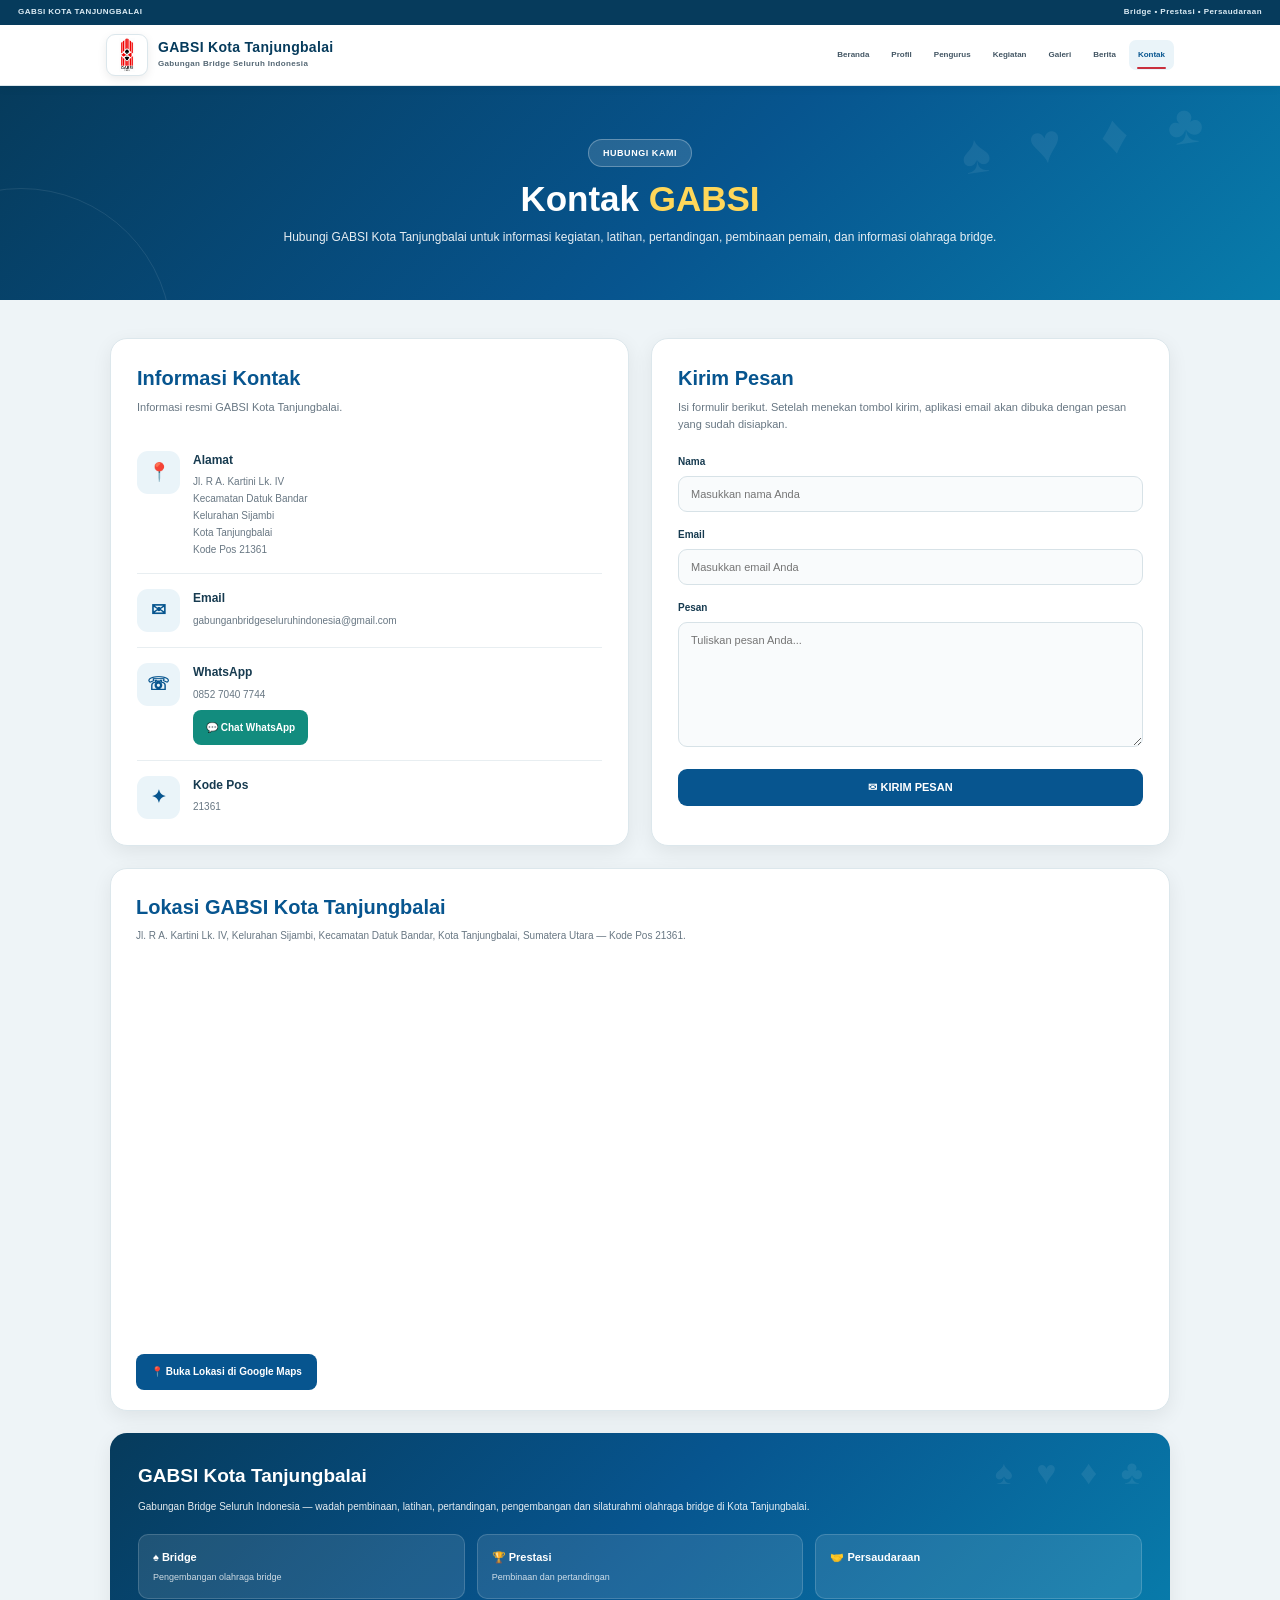
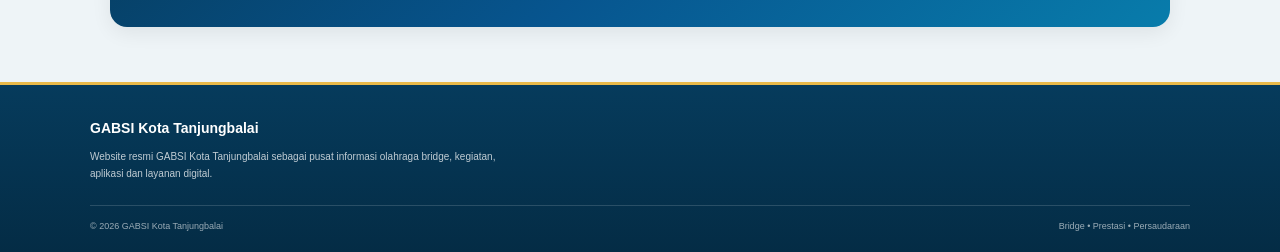
<file: kontak.html>
<!doctype html>
<html lang="id">
<head>
<meta charset="utf-8">
<meta name="viewport" content="width=device-width,initial-scale=1">
<meta name="theme-color" content="#063b5c">
<meta name="description" content="Kontak resmi GABSI Kota Tanjungbalai — Gabungan Bridge Seluruh Indonesia.">
<title>Kontak — GABSI Kota Tanjungbalai</title>
<link rel="icon" type="image/png" href="logo-gabsi.png">
<style>
*{box-sizing:border-box}
html{scroll-behavior:smooth}
body{margin:0;font-family:Arial,Helvetica,sans-serif;background:#eef4f7;color:#263746;line-height:1.6}
img{max-width:100%;display:block}
a{text-decoration:none}
:root{
--navy:#063b5c;--navy2:#052e49;--blue:#07558f;--blue2:#087cab;
--light:#eaf4f9;--bg:#eef4f7;--card:#fff;--ink:#263746;--muted:#536673;
--line:#dce7ec;--green:#08784e;--red:#c92f3d;--gold:#ffd75a;
--gold2:#e9b949;--shadow:0 6px 20px rgba(0,0,0,.07)
}
.site-header{position:sticky;top:0;z-index:1000;width:100%;background:#fff;border-bottom:1px solid var(--line);box-shadow:0 2px 10px rgba(0,0,0,.05)}
.top-line{background:var(--navy);color:#dcecf5;min-height:25px;padding:5px 18px;display:flex;justify-content:space-between;align-items:center;gap:12px;font-size:8px;font-weight:800;letter-spacing:.45px}
.header-main{max-width:1100px;margin:auto;padding:9px 16px;display:flex;align-items:center;justify-content:space-between;gap:15px}
.brand{display:flex;align-items:center;gap:10px;color:var(--navy);min-width:190px}
.brand-logo{width:42px;height:42px;flex:0 0 42px;padding:3px;border-radius:9px;background:#fff;border:1px solid var(--line);box-shadow:0 3px 10px rgba(0,0,0,.08);overflow:hidden}
.brand-logo img{width:100%;height:100%;object-fit:contain}
.brand-text{min-width:0}
.brand-text strong{display:block;color:var(--navy);font-size:14px;line-height:1.15;letter-spacing:.3px;white-space:nowrap}
.brand-text small{display:block;margin-top:3px;color:var(--muted);font-size:8px;font-weight:700;letter-spacing:.35px;white-space:nowrap}
.main-nav{display:flex;align-items:center;justify-content:flex-end;gap:4px;overflow-x:auto;scrollbar-width:none;padding:2px 0}
.main-nav::-webkit-scrollbar{display:none}
.main-nav a{position:relative;display:flex;align-items:center;justify-content:center;min-height:30px;padding:7px 9px;border-radius:7px;color:#425563;background:transparent;font-size:8px;font-weight:900;white-space:nowrap;transition:.18s ease}
.main-nav a:hover,.main-nav a.active{color:var(--blue);background:var(--light)}
.main-nav a.active::after{content:"";position:absolute;left:8px;right:8px;bottom:1px;height:2px;border-radius:2px;background:var(--red)}
.page-hero{position:relative;overflow:hidden;color:#fff;padding:52px 20px;background:linear-gradient(135deg,var(--navy) 0%,var(--blue) 55%,var(--blue2) 100%)}
.page-hero::before{content:"♠   ♥   ♦   ♣";position:absolute;right:5%;top:8px;color:rgba(255,255,255,.07);font-size:55px;letter-spacing:12px;transform:rotate(-8deg);white-space:nowrap}
.page-hero::after{content:"";position:absolute;width:300px;height:300px;border-radius:50%;border:1px solid rgba(255,255,255,.09);left:-130px;bottom:-190px}
.page-hero-inner{position:relative;z-index:2;max-width:1000px;margin:auto;text-align:center}
.hero-label{display:inline-block;padding:6px 14px;margin-bottom:11px;border:1px solid rgba(255,255,255,.28);border-radius:30px;background:rgba(255,255,255,.13);color:#fff;font-size:9px;font-weight:900;letter-spacing:.55px}
.page-hero h1{margin:0 0 8px;font-size:35px;line-height:1.2}
.page-hero h1 span{color:var(--gold)}
.page-hero p{max-width:720px;margin:auto;color:rgba(255,255,255,.9);font-size:12px}
.content-container{width:100%;max-width:1100px;margin:auto;padding:38px 20px 55px}
.contact-grid{display:grid;grid-template-columns:1fr 1fr;gap:22px}
.contact-card{background:var(--card);border:1px solid var(--line);border-radius:17px;padding:26px;box-shadow:var(--shadow)}
.contact-card h2,.form-title{color:var(--blue);font-size:20px;line-height:1.3;margin:0 0 8px}
.contact-card>p,.form-description{color:#687783;font-size:11px;margin:0 0 20px}
.contact-item{display:flex;align-items:flex-start;gap:13px;padding:15px 0;border-bottom:1px solid #e8eef1}
.contact-item:last-child{border-bottom:0;padding-bottom:0}
.contact-icon{width:43px;height:43px;min-width:43px;display:flex;align-items:center;justify-content:center;border-radius:11px;background:var(--light);color:var(--blue);font-size:18px;font-weight:bold}
.contact-info{min-width:0}
.contact-info strong{display:block;margin-bottom:3px;color:#173b50;font-size:12px}
.contact-info span,.contact-info a{display:block;color:#687783;font-size:10px;line-height:1.7;word-break:break-word}
.contact-info a:hover{color:var(--blue)}
.whatsapp-button{display:inline-flex!important;align-items:center;justify-content:center;gap:7px;margin-top:7px;padding:9px 13px;border-radius:8px;background:#128c7e;color:#fff!important;font-size:10px!important;font-weight:bold;transition:.2s ease}
.whatsapp-button:hover{background:#075e54;color:#fff!important;transform:translateY(-1px)}
.form-group{margin-bottom:15px}
.form-group label{display:block;margin-bottom:6px;color:#173b50;font-size:10px;font-weight:bold}
.form-group input,.form-group textarea{width:100%;border:1px solid #d7e2e7;border-radius:9px;outline:none;padding:11px 12px;background:#f9fbfc;color:var(--ink);font-family:Arial,Helvetica,sans-serif;font-size:11px;transition:.2s ease}
.form-group input:focus,.form-group textarea:focus{border-color:var(--blue2);background:#fff;box-shadow:0 0 0 3px rgba(8,124,171,.09)}
.form-group textarea{min-height:125px;resize:vertical}
.btn-kirim{width:100%;border:0;border-radius:9px;padding:12px 16px;background:var(--blue);color:#fff;font-size:11px;font-weight:bold;cursor:pointer;transition:.2s ease}
.btn-kirim:hover{background:#063f69;transform:translateY(-1px)}
.map-card{margin-top:22px;overflow:hidden;background:#fff;border:1px solid var(--line);border-radius:17px;box-shadow:var(--shadow)}
.map-header{padding:22px 25px 15px}
.map-header h2{margin:0 0 5px;color:var(--blue);font-size:20px}
.map-header p{margin:0;color:#687783;font-size:10px}
.map-frame{display:block;width:100%;height:380px;border:0}
.map-button{display:inline-block;margin:15px 25px 20px;padding:10px 15px;border-radius:8px;background:var(--blue);color:#fff;font-size:10px;font-weight:bold;transition:.2s ease}
.map-button:hover{background:#063f69;color:#fff;transform:translateY(-1px)}
.info-box{position:relative;overflow:hidden;margin-top:22px;padding:28px;border-radius:17px;background:linear-gradient(135deg,var(--navy),var(--blue),var(--blue2));color:#fff;box-shadow:var(--shadow)}
.info-box::after{content:"♠  ♥  ♦  ♣";position:absolute;right:20px;top:12px;color:rgba(255,255,255,.08);font-size:34px;letter-spacing:7px}
.info-box h2{position:relative;z-index:2;margin:0 0 8px;font-size:19px}
.info-box>p{position:relative;z-index:2;max-width:800px;margin:0;color:rgba(255,255,255,.9);font-size:10px}
.info-points{position:relative;z-index:2;display:grid;grid-template-columns:repeat(3,1fr);gap:12px;margin-top:19px}
.info-point{padding:14px;border:1px solid rgba(255,255,255,.16);border-radius:10px;background:rgba(255,255,255,.1)}
.info-point strong{display:block;margin-bottom:3px;font-size:11px}
.info-point span{display:block;color:rgba(255,255,255,.78);font-size:9px}
.footer{padding:32px 20px 18px;border-top:3px solid var(--gold2);background:linear-gradient(180deg,var(--navy),#042c45);color:#fff}
.footer-inner{max-width:1100px;margin:auto;display:grid;grid-template-columns:1.4fr 1fr 1fr;gap:30px}
.footer h3{margin:0 0 9px;font-size:14px}
.footer p{margin:0;color:rgba(255,255,255,.75);font-size:10px;line-height:1.7}
.footer-bottom{max-width:1100px;margin:23px auto 0;padding-top:13px;border-top:1px solid rgba(255,255,255,.15);display:flex;justify-content:space-between;gap:12px;color:rgba(255,255,255,.6);font-size:9px}
@media(max-width:1050px){.header-main{align-items:flex-start;flex-direction:column}.brand{width:100%}.main-nav{width:100%;justify-content:flex-start}}
@media(max-width:850px){.contact-grid{grid-template-columns:1fr}.info-points{grid-template-columns:1fr}.footer-inner{grid-template-columns:1fr 1fr}}
@media(max-width:760px){
.top-line{padding:5px 10px;font-size:7px}
.header-main{padding:8px 10px 10px;gap:8px}
.brand-logo{width:36px;height:36px;flex-basis:36px;border-radius:8px;padding:2px}
.brand-text strong{font-size:12px}
.brand-text small{font-size:7px}
.main-nav{gap:3px;justify-content:flex-start}
.main-nav a{min-height:28px;padding:7px 8px;font-size:7.5px}
.page-hero{padding:38px 15px}
.page-hero h1{font-size:30px}
.page-hero p{font-size:11px}
.content-container{padding:28px 14px 40px}
.contact-card{padding:20px}
.map-frame{height:300px}
}
@media(max-width:520px){
.top-line{justify-content:center;text-align:center}
.top-line span:last-child{display:none}
.main-nav{justify-content:flex-start}
.main-nav a{padding:7px 7px;font-size:7px}
.page-hero{padding:32px 12px}
.page-hero h1{font-size:27px}
.page-hero p{font-size:10px}
.content-container{padding:22px 10px 35px}
.contact-card{padding:17px}
.contact-item{gap:10px}
.contact-icon{width:38px;height:38px;min-width:38px;font-size:16px}
.map-header{padding:18px 18px 12px}
.map-button{margin-left:18px;margin-right:18px}
.footer-inner{grid-template-columns:1fr;gap:24px}
.footer-bottom{flex-direction:column;justify-content:center;text-align:center;gap:6px}
}
@media(max-width:380px){.brand-text{display:none}.main-nav a{font-size:7px;padding:6px}}
</style>
</head>
<body>
<header class="site-header">
  <div class="top-line">
    <span>GABSI KOTA TANJUNGBALAI</span>
    <span>Bridge • Prestasi • Persaudaraan</span>
  </div>
  <div class="header-main">
    <a href="index.html" class="brand" aria-label="Kembali ke Beranda">
      <div class="brand-logo">
        <img src="logo-gabsi.png" alt="Logo GABSI Kota Tanjungbalai">
      </div>
      <div class="brand-text">
        <strong>GABSI Kota Tanjungbalai</strong>
        <small>Gabungan Bridge Seluruh Indonesia</small>
      </div>
    </a>
    <nav class="main-nav" aria-label="Navigasi utama">
      <a href="index.html">Beranda</a>
      <a href="profil.html">Profil</a>
      <a href="pengurus.html">Pengurus</a>
      <a href="kegiatan.html">Kegiatan</a>
      <a href="galeri.html">Galeri</a>
      <a href="berita.html">Berita</a>
      <a href="kontak.html" class="active" aria-current="page">Kontak</a>
    </nav>
  </div>
</header>

<section class="page-hero">
  <div class="page-hero-inner">
    <div class="hero-label">HUBUNGI KAMI</div>
    <h1>Kontak <span>GABSI</span></h1>
    <p>Hubungi GABSI Kota Tanjungbalai untuk informasi kegiatan, latihan, pertandingan, pembinaan pemain, dan informasi olahraga bridge.</p>
  </div>
</section>

<main class="content-container">
  <div class="contact-grid">
    <section class="contact-card">
      <h2>Informasi Kontak</h2>
      <p>Informasi resmi GABSI Kota Tanjungbalai.</p>
      <div class="contact-item">
        <div class="contact-icon">📍</div>
        <div class="contact-info">
          <strong>Alamat</strong>
          <span>Jl. R A. Kartini Lk. IV<br>Kecamatan Datuk Bandar<br>Kelurahan Sijambi<br>Kota Tanjungbalai<br>Kode Pos 21361</span>
        </div>
      </div>
      <div class="contact-item">
        <div class="contact-icon">✉</div>
        <div class="contact-info">
          <strong>Email</strong>
          <a href="mailto:gabunganbridgeseluruhindonesia@gmail.com">gabunganbridgeseluruhindonesia@gmail.com</a>
        </div>
      </div>
      <div class="contact-item">
        <div class="contact-icon">☏</div>
        <div class="contact-info">
          <strong>WhatsApp</strong>
          <span>0852 7040 7744</span>
          <a class="whatsapp-button" href="https://wa.me/6285270407744" target="_blank" rel="noopener">💬 Chat WhatsApp</a>
        </div>
      </div>
      <div class="contact-item">
        <div class="contact-icon">✦</div>
        <div class="contact-info">
          <strong>Kode Pos</strong>
          <span>21361</span>
        </div>
      </div>
    </section>

    <section class="contact-card">
      <h2 class="form-title">Kirim Pesan</h2>
      <p class="form-description">Isi formulir berikut. Setelah menekan tombol kirim, aplikasi email akan dibuka dengan pesan yang sudah disiapkan.</p>
      <form onsubmit="kirimPesan(event)">
        <div class="form-group">
          <label for="nama">Nama</label>
          <input type="text" id="nama" placeholder="Masukkan nama Anda" required>
        </div>
        <div class="form-group">
          <label for="email">Email</label>
          <input type="email" id="email" placeholder="Masukkan email Anda" required>
        </div>
        <div class="form-group">
          <label for="pesan">Pesan</label>
          <textarea id="pesan" placeholder="Tuliskan pesan Anda..." required></textarea>
        </div>
        <button type="submit" class="btn-kirim">✉ KIRIM PESAN</button>
      </form>
    </section>
  </div>

  <section class="map-card">
    <div class="map-header">
      <h2>Lokasi GABSI Kota Tanjungbalai</h2>
      <p>Jl. R A. Kartini Lk. IV, Kelurahan Sijambi, Kecamatan Datuk Bandar, Kota Tanjungbalai, Sumatera Utara — Kode Pos 21361.</p>
    </div>
    <iframe class="map-frame" src="https://www.google.com/maps?q=Jl.%20R.A.%20Kartini%20Lk.%20IV,%20Sijambi,%20Datuk%20Bandar,%20Kota%20Tanjungbalai,%20Sumatera%20Utara%2021361&output=embed" loading="lazy" allowfullscreen referrerpolicy="no-referrer-when-downgrade"></iframe>
    <a class="map-button" href="https://www.google.com/maps/search/?api=1&query=Jl.%20R.A.%20Kartini%20Lk.%20IV,%20Sijambi,%20Datuk%20Bandar,%20Kota%20Tanjungbalai,%20Sumatera%20Utara%2021361" target="_blank" rel="noopener">📍 Buka Lokasi di Google Maps</a>
  </section>

  <section class="info-box">
    <h2>GABSI Kota Tanjungbalai</h2>
    <p>Gabungan Bridge Seluruh Indonesia — wadah pembinaan, latihan, pertandingan, pengembangan dan silaturahmi olahraga bridge di Kota Tanjungbalai.</p>
    <div class="info-points">
      <div class="info-point">
        <strong>♠ Bridge</strong>
        <span>Pengembangan olahraga bridge</span>
      </div>
      <div class="info-point">
        <strong>🏆 Prestasi</strong>
        <span>Pembinaan dan pertandingan</span>
      </div>
      <div class="info-point">
        <strong>🤝 Persaudaraan</strong>
      </div>
    </div>
  </section>
</main>

<footer class="footer">
  <div class="footer-inner">
    <div>
      <h3>GABSI Kota Tanjungbalai</h3>
      <p>Website resmi GABSI Kota Tanjungbalai sebagai pusat informasi olahraga bridge, kegiatan, aplikasi dan layanan digital.</p>
    </div>
  </div>
  <div class="footer-bottom">
    <span>© 2026 GABSI Kota Tanjungbalai</span>
    <span>Bridge • Prestasi • Persaudaraan</span>
  </div>
</footer>

<script>
function kirimPesan(event){
  event.preventDefault();
  const nama=document.getElementById("nama").value.trim();
  const email=document.getElementById("email").value.trim();
  const pesan=document.getElementById("pesan").value.trim();
  if(!nama||!email||!pesan){
    alert("Mohon lengkapi semua kolom.");
    return;
  }
  const tujuan="gabunganbridgeseluruhindonesia@gmail.com";
  const subjek=encodeURIComponent("Pesan Website GABSI Kota Tanjungbalai");
  const isi=encodeURIComponent("Nama: "+nama+"\nEmail: "+email+"\n\nPesan:\n"+pesan);
  window.location.href="mailto:"+tujuan+"?subject="+subjek+"&body="+isi;
}
</script>
</body>
</html>
</file>
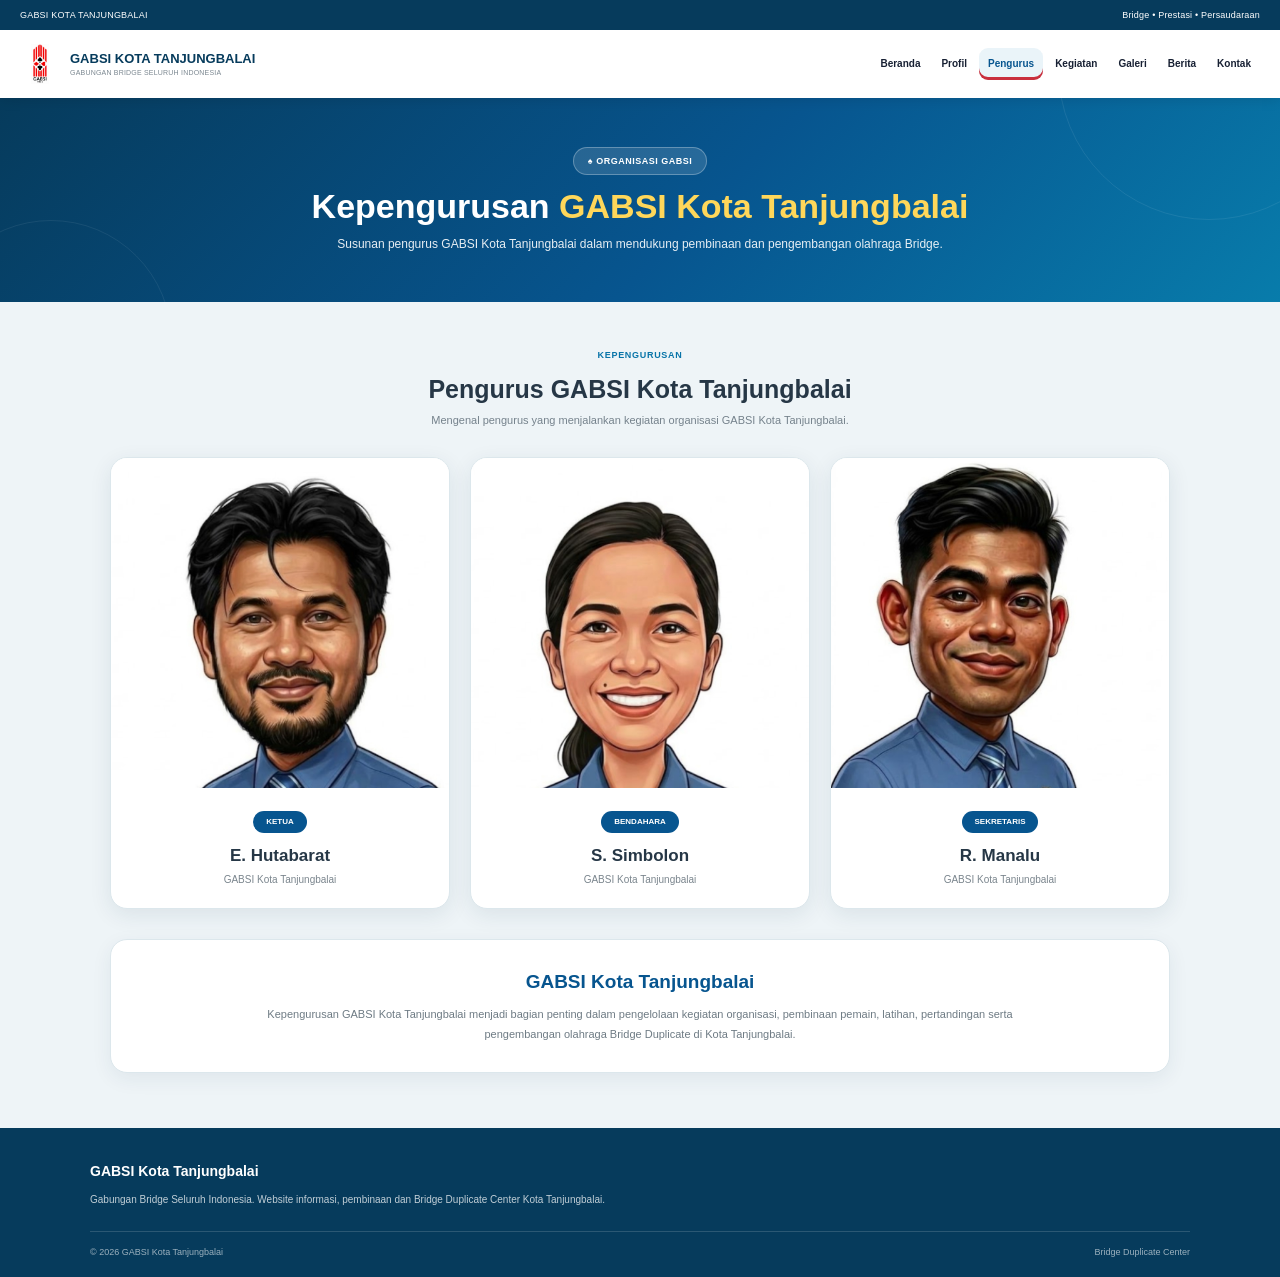
<file: pengurus.html>
<!DOCTYPE html>
<html lang="id">
<head>
<meta charset="UTF-8">
<meta name="viewport" content="width=device-width, initial-scale=1.0">
<meta name="theme-color" content="#063b5c">
<meta name="description" content="Kepengurusan GABSI Kota Tanjungbalai">
<title>Pengurus GABSI Kota Tanjungbalai</title>
<link rel="icon" type="image/png" href="logo-gabsi.png">
<style>
*{box-sizing:border-box}
html{scroll-behavior:smooth}
body{margin:0;font-family:Arial,Helvetica,sans-serif;background:#eef4f7;color:#263746;line-height:1.6}
.site-header{width:100%;background:#fff;box-shadow:0 2px 12px rgba(0,0,0,.10);position:relative;z-index:1000}
.top-line{width:100%;min-height:30px;background:#063b5c;color:#fff;padding:6px 20px;display:flex;justify-content:space-between;align-items:center;font-size:9px;letter-spacing:.2px}
.header-main{width:100%;min-height:68px;padding:9px 20px;display:flex;align-items:center;gap:20px;background:#fff}
.brand{display:flex;align-items:center;gap:10px;text-decoration:none;flex:0 0 auto;min-width:0;position:relative}
.brand::before,.brand::after{content:none!important;display:none!important;background:none!important;background-image:none!important}
.brand-logo{width:40px;height:40px;min-width:40px;min-height:40px;max-width:40px;max-height:40px;flex:0 0 40px;display:flex;align-items:center;justify-content:center;overflow:hidden;background:#fff;border-radius:8px;padding:0;margin:0;position:relative}
.brand-logo img{display:block!important;width:40px!important;height:40px!important;min-width:40px!important;min-height:40px!important;max-width:40px!important;max-height:40px!important;object-fit:contain;margin:0!important;padding:0!important;position:static!important}
.header-main>img,.brand>img{display:none!important}
.header-main::before,.header-main::after{content:none!important;display:none!important;background:none!important;background-image:none!important}
.brand-text{display:block;min-width:0}
.brand-text strong{display:block;color:#063b5c;font-size:13px;line-height:1.2;white-space:nowrap}
.brand-text small{display:block;color:#7b8790;font-size:7px;line-height:1.2;margin-top:2px;letter-spacing:.2px;white-space:nowrap}
.main-nav{display:flex;align-items:center;justify-content:flex-end;gap:3px;flex:1;min-width:0;overflow-x:auto;overflow-y:hidden;white-space:nowrap;scrollbar-width:none}
.main-nav::-webkit-scrollbar{display:none}
.main-nav a{display:inline-flex;align-items:center;justify-content:center;flex:0 0 auto;text-decoration:none;color:#172033;padding:8px 9px;border-radius:9px;font-size:10px;font-weight:600;white-space:nowrap;transition:background .2s ease,color .2s ease,box-shadow .2s ease}
.main-nav a:hover{background:#eaf4f9;color:#07558f}
.main-nav a.active{background:#eaf4f9;color:#07558f;font-weight:700;box-shadow:inset 0 -3px 0 #c92f3d}
.page-hero{background:linear-gradient(135deg,#063b5c 0%,#07558f 55%,#087cab 100%);color:#fff;padding:48px 20px;text-align:center;position:relative;overflow:hidden}
.page-hero::before{content:"";position:absolute;width:300px;height:300px;border-radius:50%;border:1px solid rgba(255,255,255,.08);top:-180px;right:-80px}
.page-hero::after{content:"";position:absolute;width:240px;height:240px;border-radius:50%;border:1px solid rgba(255,255,255,.07);bottom:-160px;left:-70px}
.page-hero-inner{max-width:1000px;margin:auto;position:relative;z-index:2}
.hero-label{display:inline-block;background:rgba(255,255,255,.13);border:1px solid rgba(255,255,255,.28);padding:6px 14px;border-radius:30px;font-size:9px;font-weight:bold;letter-spacing:.5px;margin-bottom:11px}
.page-hero h1{font-size:34px;line-height:1.2;margin:0 0 8px}
.page-hero h1 span{color:#ffd75a}
.page-hero p{font-size:12px;color:rgba(255,255,255,.90);max-width:680px;margin:auto}
.container{width:100%;max-width:1100px;margin:auto;padding:38px 20px 55px}
.section-heading{text-align:center;margin-bottom:27px}
.section-heading .label{color:#0874a8;font-size:9px;font-weight:800;text-transform:uppercase;letter-spacing:.7px}
.section-heading h2{color:#263746;font-size:25px;margin-top:3px;margin-bottom:0}
.section-heading p{color:#75828c;font-size:11px;margin-top:3px}
.pengurus-grid{display:grid;grid-template-columns:repeat(3,1fr);gap:20px;align-items:stretch}
.pengurus-card{background:#fff;border:1px solid #dce7ec;border-radius:17px;overflow:hidden;box-shadow:0 6px 22px rgba(25,60,80,.09);transition:transform .2s ease,box-shadow .2s ease}
.pengurus-card:hover{transform:translateY(-4px);box-shadow:0 11px 28px rgba(25,60,80,.15)}
.photo-box{width:100%;height:330px;background:#f3f7f9;overflow:hidden;display:flex;align-items:center;justify-content:center}
.photo-box img{width:100%;height:100%;object-fit:cover;object-position:center top;display:block;transition:transform .35s ease}
.pengurus-card:hover .photo-box img{transform:scale(1.025)}
.card-info{padding:18px 15px 20px;text-align:center}
.position{display:inline-block;background:#07558f;color:#fff;padding:5px 13px;border-radius:20px;font-size:8px;font-weight:bold;text-transform:uppercase;margin-bottom:9px}
.card-info h3{color:#263746;font-size:17px;margin:0 0 2px}
.card-info p{color:#7a858d;font-size:10px;margin:0}
.org-info{margin-top:30px;background:#fff;border:1px solid #dce7ec;border-radius:17px;padding:27px;box-shadow:0 6px 20px rgba(25,60,80,.07);text-align:center}
.org-info h3{font-size:19px;color:#07558f;margin:0 0 8px}
.org-info p{max-width:780px;margin:auto;color:#6e7b84;font-size:11px;line-height:1.8}
.footer{background:#063b5c;color:#fff;padding:32px 20px 18px}
.footer-inner{max-width:1100px;margin:auto;display:grid;grid-template-columns:1fr;gap:30px}
.footer h3{font-size:14px;margin:0 0 9px}
.footer p{color:rgba(255,255,255,.75);font-size:10px;line-height:1.7;margin:0}
.footer-bottom{max-width:1100px;margin:23px auto 0;padding-top:13px;border-top:1px solid rgba(255,255,255,.15);display:flex;justify-content:space-between;color:rgba(255,255,255,.6);font-size:9px}
@media(max-width:1100px){.header-main{gap:10px}.main-nav{justify-content:flex-start}.main-nav a{padding:8px}}
@media(max-width:800px){.pengurus-grid{grid-template-columns:repeat(3,1fr);gap:10px}}
@media(max-width:700px){
.top-line{padding:6px 10px;font-size:7px;gap:8px}
.header-main{min-height:58px;padding:7px 10px;gap:8px}
.brand-logo{width:36px;height:36px;min-width:36px;min-height:36px;max-width:36px;max-height:36px;flex-basis:36px}
.brand-logo img{width:36px!important;height:36px!important;min-width:36px!important;min-height:36px!important;max-width:36px!important;max-height:36px!important}
.brand-text strong{font-size:10px}
.brand-text small{font-size:5px}
.main-nav{flex:1;gap:2px;overflow-x:auto}
.main-nav a{font-size:8px;padding:7px 8px}
.page-hero{padding:32px 15px}
.page-hero h1{font-size:27px}
.page-hero p{font-size:10px}
.container{padding:25px 12px 38px}
.section-heading{margin-bottom:21px}
.section-heading h2{font-size:21px}
.section-heading p{font-size:10px}
.pengurus-grid{grid-template-columns:repeat(3,1fr);gap:10px}
.photo-box{height:210px}
.card-info{padding:12px 6px 14px}
.position{font-size:6px;padding:4px 7px;margin-bottom:6px}
.card-info h3{font-size:12px;line-height:1.25}
.card-info p{font-size:7px}
.org-info{padding:20px 14px}
.org-info h3{font-size:17px}
.org-info p{font-size:10px}
.footer{padding:27px 15px 15px}
.footer-inner{grid-template-columns:1fr;gap:20px}
.footer-bottom{flex-direction:column;gap:5px}
}
@media(max-width:380px){
.brand-text{display:none}
.header-main{gap:5px}
.main-nav a{font-size:7px;padding:6px 7px}
.page-hero h1{font-size:24px}
.pengurus-grid{gap:7px}
.photo-box{height:175px}
.card-info{padding:10px 4px 12px}
.position{font-size:5px;padding:4px 5px}
.card-info h3{font-size:10px}
.card-info p{font-size:6px}
}
</style>
</head>
<body>
<header class="site-header">
<div class="top-line">
<span>GABSI KOTA TANJUNGBALAI</span>
<span>Bridge • Prestasi • Persaudaraan</span>
</div>
<div class="header-main">
<a href="index.html" class="brand">
<div class="brand-logo">
<img src="logo-gabsi.png" alt="Logo GABSI Kota Tanjungbalai">
</div>
<div class="brand-text">
<strong>GABSI KOTA TANJUNGBALAI</strong>
<small>GABUNGAN BRIDGE SELURUH INDONESIA</small>
</div>
</a>
<nav class="main-nav">
<a href="index.html">Beranda</a>
<a href="profil.html">Profil</a>
<a href="pengurus.html" class="active">Pengurus</a>
<a href="kegiatan.html">Kegiatan</a>
<a href="galeri.html">Galeri</a>
<a href="berita.html">Berita</a>
<a href="kontak.html">Kontak</a>
</nav>
</div>
</header>
<section class="page-hero">
<div class="page-hero-inner">
<span class="hero-label">♠ ORGANISASI GABSI</span>
<h1>Kepengurusan <span>GABSI Kota Tanjungbalai</span></h1>
<p>Susunan pengurus GABSI Kota Tanjungbalai dalam mendukung pembinaan dan pengembangan olahraga Bridge.</p>
</div>
</section>
<main class="container">
<div class="section-heading">
<span class="label">KEPENGURUSAN</span>
<h2>Pengurus GABSI Kota Tanjungbalai</h2>
<p>Mengenal pengurus yang menjalankan kegiatan organisasi GABSI Kota Tanjungbalai.</p>
</div>
<section class="pengurus-grid">
<article class="pengurus-card">
<div class="photo-box">
<img src="Ketua%20Gabsi%202.jpg" alt="E. Hutabarat - Ketua GABSI Kota Tanjungbalai" loading="eager" onerror="this.style.display='none';">
</div>
<div class="card-info">
<span class="position">Ketua</span>
<h3>E. Hutabarat</h3>
<p>GABSI Kota Tanjungbalai</p>
</div>
</article>
<article class="pengurus-card">
<div class="photo-box">
<img src="Bendahara%20Gabsi.jpg" alt="S. Simbolon - Bendahara GABSI Kota Tanjungbalai" loading="eager" onerror="this.style.display='none';">
</div>
<div class="card-info">
<span class="position">Bendahara</span>
<h3>S. Simbolon</h3>
<p>GABSI Kota Tanjungbalai</p>
</div>
</article>
<article class="pengurus-card">
<div class="photo-box">
<img src="Sekertaris%20Gabsi.jpg" alt="R. Manalu - Sekretaris GABSI Kota Tanjungbalai" loading="eager" onerror="this.style.display='none';">
</div>
<div class="card-info">
<span class="position">Sekretaris</span>
<h3>R. Manalu</h3>
<p>GABSI Kota Tanjungbalai</p>
</div>
</article>
</section>
<section class="org-info">
<h3>GABSI Kota Tanjungbalai</h3>
<p>Kepengurusan GABSI Kota Tanjungbalai menjadi bagian penting dalam pengelolaan kegiatan organisasi, pembinaan pemain, latihan, pertandingan serta pengembangan olahraga Bridge Duplicate di Kota Tanjungbalai.</p>
</section>
</main>
<footer class="footer">
<div class="footer-inner">
<div>
<h3>GABSI Kota Tanjungbalai</h3>
<p>Gabungan Bridge Seluruh Indonesia. Website informasi, pembinaan dan Bridge Duplicate Center Kota Tanjungbalai.</p>
</div>
</div>
<div class="footer-bottom">
<span>© 2026 GABSI Kota Tanjungbalai</span>
<span>Bridge Duplicate Center</span>
</div>
</footer>
</body>
</html>
</file>
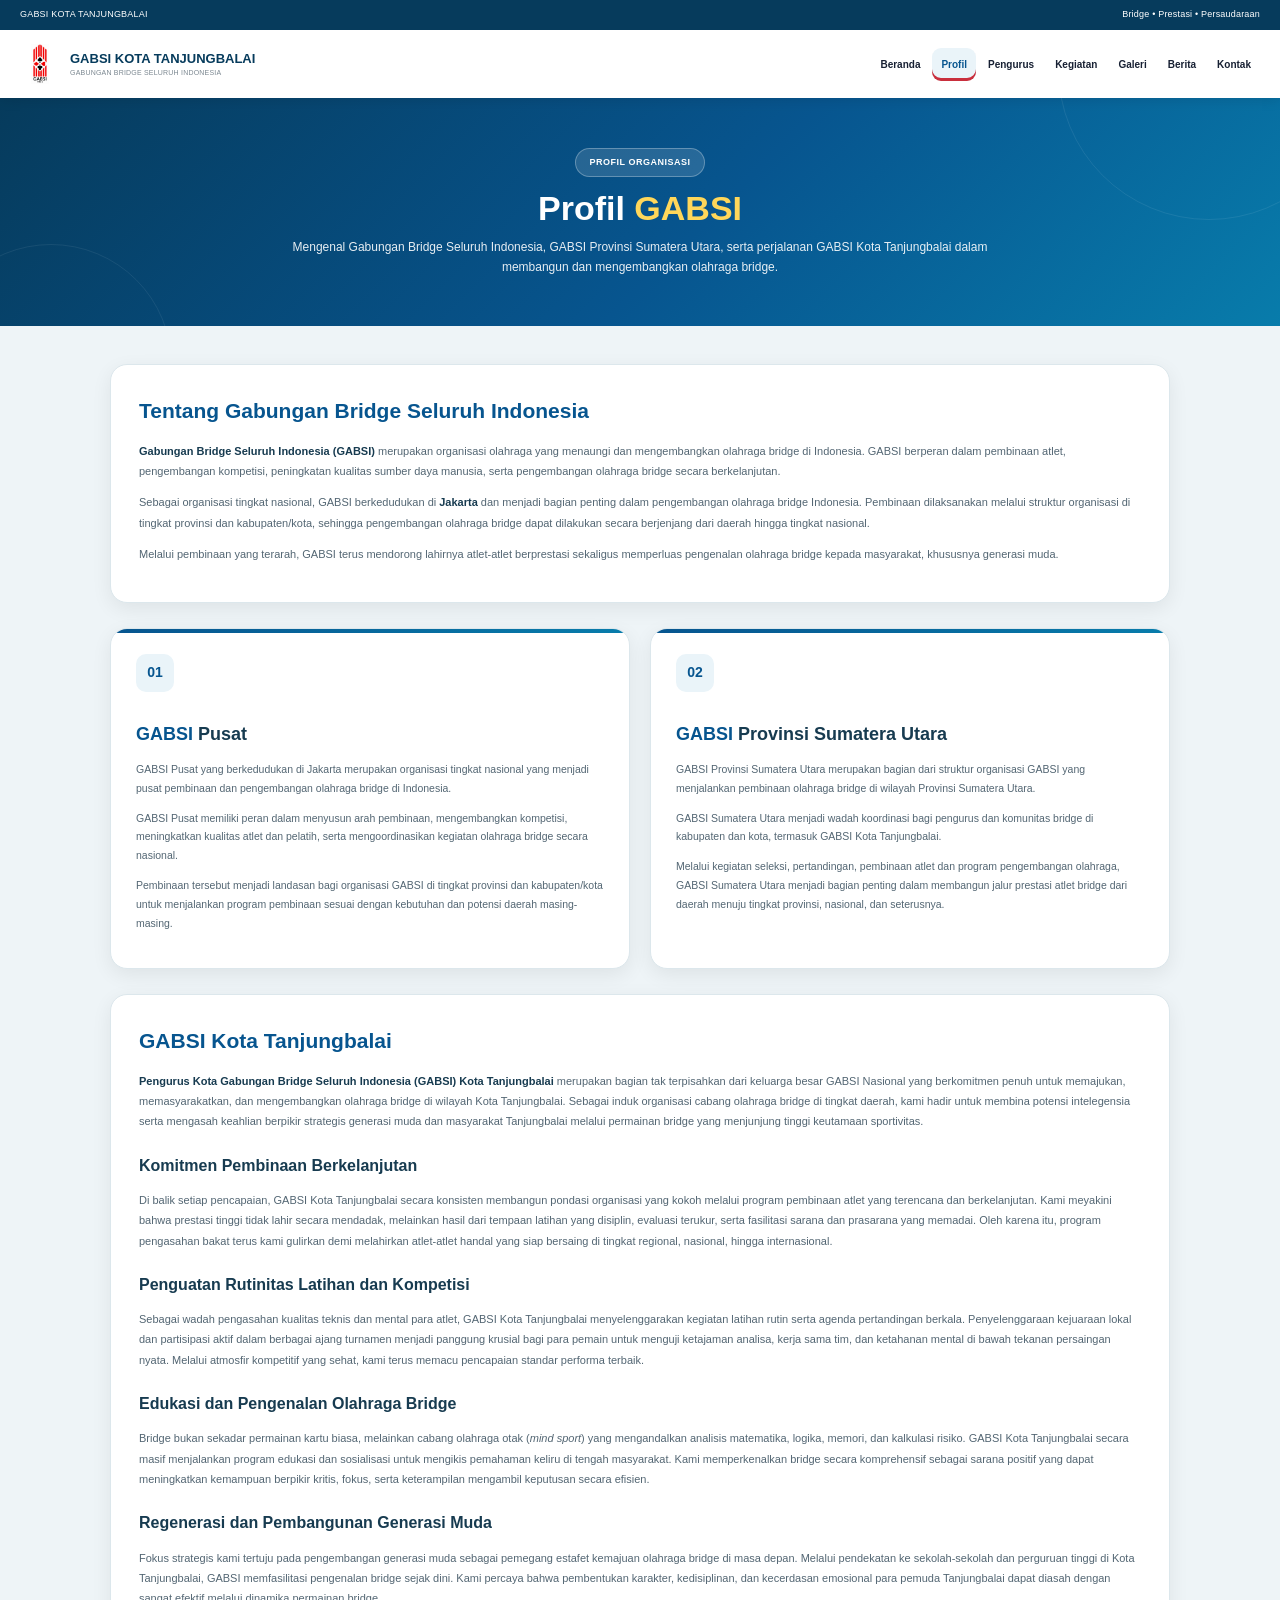
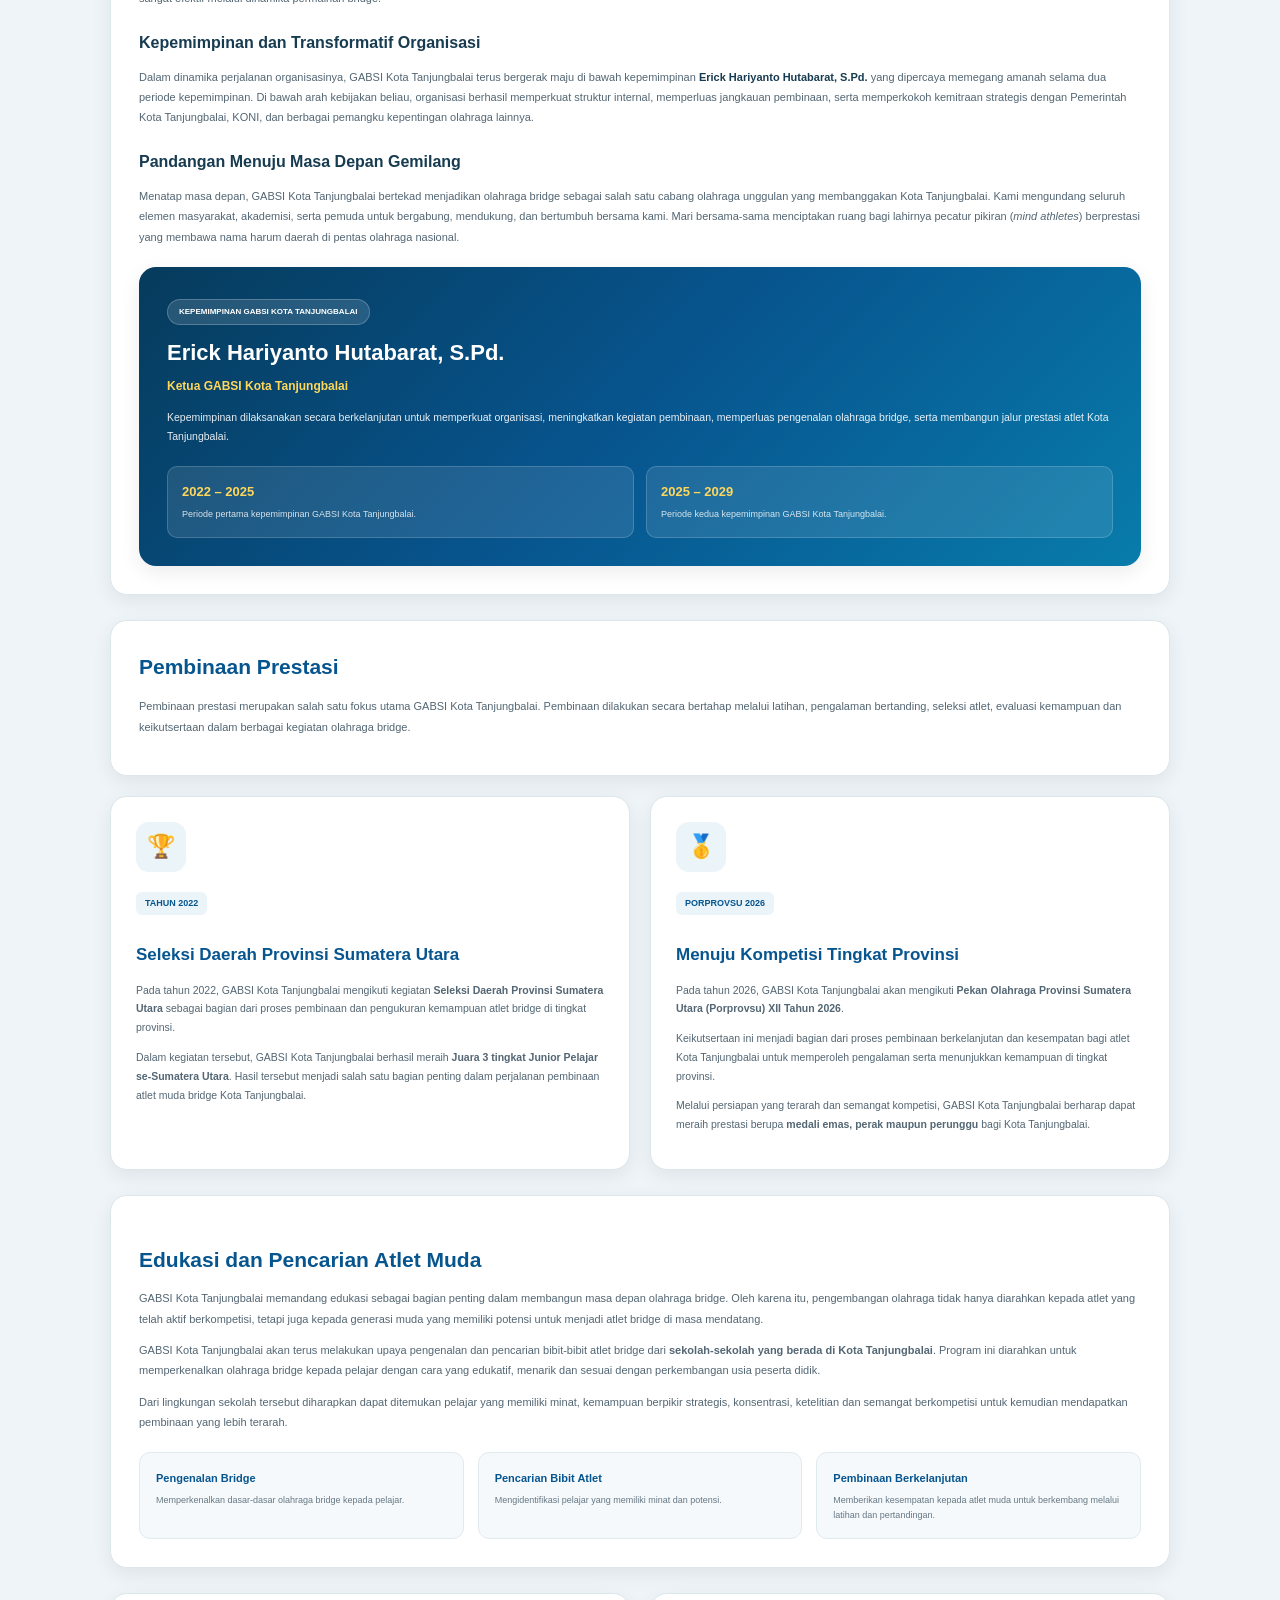
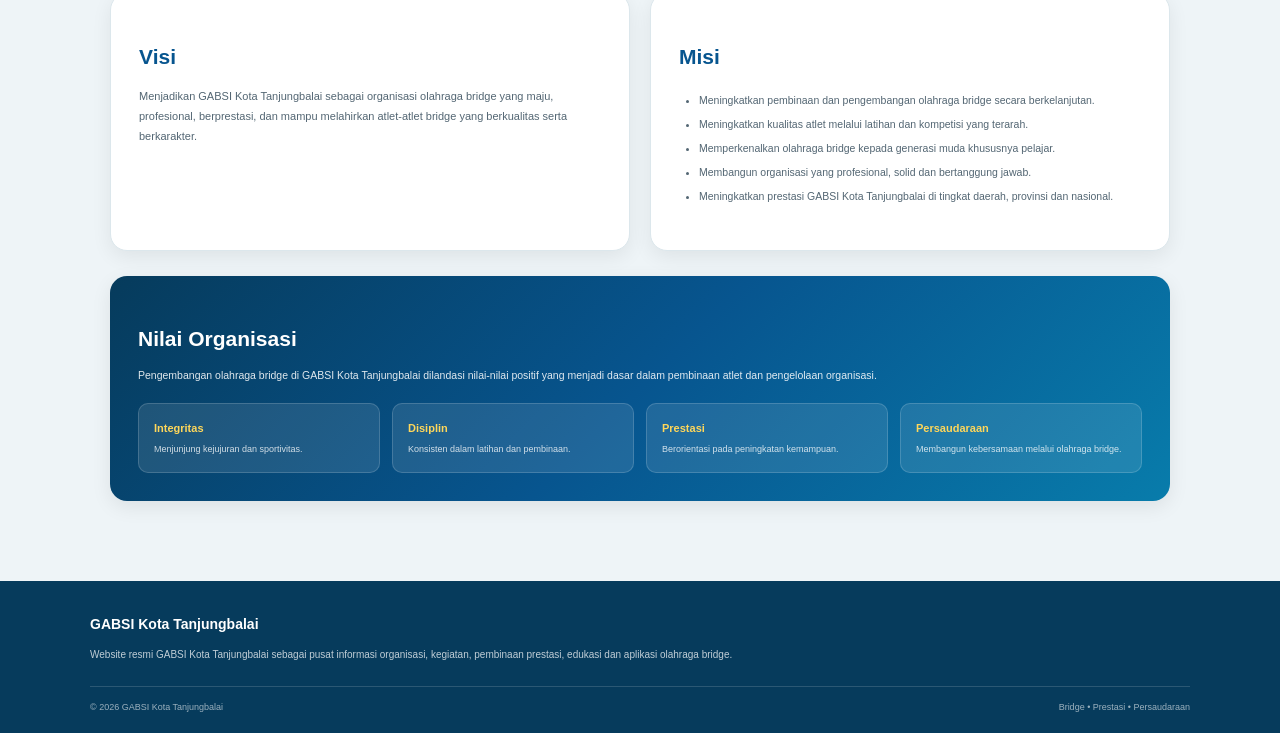
<file: profil.html>
<!doctype html>
<html lang="id">
<head>
<meta charset="utf-8">
<meta name="viewport" content="width=device-width,initial-scale=1">
<meta name="theme-color" content="#063b5c">
<meta name="description" content="Profil GABSI Kota Tanjungbalai, GABSI Provinsi Sumatera Utara dan GABSI Pusat. Informasi organisasi, kepemimpinan, pembinaan prestasi dan edukasi olahraga bridge.">
<title>Profil — GABSI Kota Tanjungbalai</title>
<link rel="icon" type="image/png" href="logo-gabsi.png">
<style>
*{box-sizing:border-box}
html{scroll-behavior:smooth}
body{margin:0;font-family:Arial,Helvetica,sans-serif;background:#eef4f7;color:#263746;line-height:1.7}
.site-header{width:100%;background:#fff;box-shadow:0 2px 12px rgba(0,0,0,.10);position:relative;z-index:1000}
.top-line{width:100%;min-height:30px;background:#063b5c;color:#fff;padding:6px 20px;display:flex;align-items:center;justify-content:space-between;font-size:9px;letter-spacing:.2px}
.header-main{width:100%;min-height:68px;padding:9px 20px;display:flex;align-items:center;gap:20px;background:#fff}
.brand{display:flex;align-items:center;gap:10px;text-decoration:none;flex:0 0 auto;min-width:0;position:relative}
.brand::before,.brand::after{display:none!important;content:none!important;background:none!important;background-image:none!important}
.brand-logo{width:40px;height:40px;min-width:40px;min-height:40px;max-width:40px;max-height:40px;display:flex;align-items:center;justify-content:center;flex:0 0 40px;overflow:hidden;background:#fff;border-radius:8px;padding:0;margin:0;position:relative}
.brand-logo img{display:block;width:100%;height:100%;max-width:100%;max-height:100%;object-fit:contain;margin:0;padding:0}
.header-main>img,.brand>img{display:none!important}
.brand-text{display:block;min-width:0}
.brand-text strong{display:block;color:#063b5c;font-size:13px;line-height:1.2;white-space:nowrap}
.brand-text small{display:block;color:#7b8790;font-size:7px;line-height:1.2;margin-top:2px;letter-spacing:.2px;white-space:nowrap}
.main-nav{display:flex;align-items:center;justify-content:flex-end;gap:3px;flex:1;min-width:0;overflow-x:auto;overflow-y:hidden;white-space:nowrap;scrollbar-width:none}
.main-nav::-webkit-scrollbar{display:none}
.main-nav a{display:inline-flex;align-items:center;justify-content:center;flex:0 0 auto;padding:8px 9px;border-radius:9px;text-decoration:none;color:#172033;font-size:10px;font-weight:600;white-space:nowrap;transition:background .2s ease,color .2s ease,box-shadow .2s ease}
.main-nav a:hover{background:#eaf4f9;color:#07558f}
.main-nav a.active{background:#eaf4f9;color:#07558f;font-weight:700;box-shadow:inset 0 -3px 0 #c92f3d}
.page-hero{background:linear-gradient(135deg,#063b5c 0%,#07558f 55%,#087cab 100%);color:#fff;padding:48px 20px;text-align:center;position:relative;overflow:hidden}
.page-hero::before{content:"";position:absolute;width:300px;height:300px;border-radius:50%;border:1px solid rgba(255,255,255,.08);top:-180px;right:-80px}
.page-hero::after{content:"";position:absolute;width:240px;height:240px;border-radius:50%;border:1px solid rgba(255,255,255,.07);bottom:-160px;left:-70px}
.page-hero-inner{max-width:1000px;margin:auto;position:relative;z-index:2}
.hero-label{display:inline-block;background:rgba(255,255,255,.13);border:1px solid rgba(255,255,255,.28);padding:6px 14px;border-radius:30px;font-size:9px;font-weight:bold;letter-spacing:.5px;margin-bottom:11px}
.page-hero h1{font-size:34px;line-height:1.2;margin:0 0 8px}
.page-hero h1 span{color:#ffd75a}
.page-hero p{max-width:760px;margin:auto;color:rgba(255,255,255,.90);font-size:12px}
.container{width:100%;max-width:1100px;margin:auto;padding:38px 20px 55px}
.section{margin-bottom:25px}
.section-card{background:#fff;border:1px solid #dce7ec;border-radius:17px;padding:28px;box-shadow:0 6px 20px rgba(0,0,0,.07)}
.section-card h2{color:#07558f;font-size:21px;margin:0 0 12px}
.section-card h3{color:#173b50;font-size:16px;margin-top:20px;margin-bottom:7px}
.section-card p{color:#536673;font-size:11px;line-height:1.85;margin-bottom:10px}
.section-card strong{color:#173b50}
.org-grid{display:grid;grid-template-columns:repeat(2,1fr);gap:20px}
.org-card{background:#fff;border:1px solid #dce7ec;border-radius:17px;padding:25px;box-shadow:0 6px 20px rgba(0,0,0,.07);position:relative;overflow:hidden}
.org-card::before{content:"";position:absolute;top:0;left:0;width:100%;height:4px;background:linear-gradient(90deg,#07558f,#087cab)}
.org-number{display:inline-flex;width:38px;height:38px;align-items:center;justify-content:center;background:#eaf4f9;color:#07558f;border-radius:10px;font-weight:bold;font-size:14px;margin-bottom:12px}
.org-card h2{color:#07558f;font-size:18px;margin-bottom:10px}
.org-card h2 span{color:#173b50}
.org-card p{color:#536673;font-size:10.5px;line-height:1.8}
.leader-box{background:linear-gradient(135deg,#063b5c,#07558f,#087cab);color:#fff;border-radius:17px;padding:28px;margin-top:20px;box-shadow:0 6px 20px rgba(0,0,0,.08)}
.leader-box .label{display:inline-block;background:rgba(255,255,255,.13);border:1px solid rgba(255,255,255,.22);padding:5px 11px;border-radius:20px;font-size:8px;font-weight:bold;margin-bottom:9px}
.leader-box h2{color:#fff;font-size:22px;margin-bottom:5px}
.leader-box .period{color:#ffd75a;font-size:12px;font-weight:bold;margin-bottom:12px}
.leader-box p{color:rgba(255,255,255,.91);font-size:10.5px;line-height:1.8}
.period-grid{display:grid;grid-template-columns:1fr 1fr;gap:12px;margin-top:20px}
.period-item{background:rgba(255,255,255,.10);border:1px solid rgba(255,255,255,.17);border-radius:10px;padding:14px}
.period-item strong{display:block;color:#ffd75a;font-size:13px;margin-bottom:4px}
.period-item span{display:block;font-size:9px;color:rgba(255,255,255,.82)}
.achievement-grid{display:grid;grid-template-columns:1fr 1fr;gap:20px}
.achievement-card{background:#fff;border:1px solid #dce7ec;border-radius:17px;padding:25px;box-shadow:0 6px 20px rgba(0,0,0,.07)}
.achievement-icon{width:50px;height:50px;border-radius:13px;background:#eaf4f9;color:#07558f;display:flex;align-items:center;justify-content:center;font-size:23px;margin-bottom:15px}
.achievement-card h3{color:#07558f;font-size:17px;margin-bottom:8px}
.achievement-card p{color:#536673;font-size:10.5px;line-height:1.8}
.year{display:inline-block;color:#07558f;background:#eaf4f9;padding:4px 9px;border-radius:6px;font-size:9px;font-weight:bold;margin-bottom:9px}
.education{background:#fff;border:1px solid #dce7ec;border-radius:17px;padding:28px;box-shadow:0 6px 20px rgba(0,0,0,.07)}
.education h2{color:#07558f;font-size:21px;margin-bottom:10px}
.education p{color:#536673;font-size:11px;line-height:1.85}
.education-list{display:grid;grid-template-columns:repeat(3,1fr);gap:14px;margin-top:20px}
.education-item{background:#f5f9fb;border:1px solid #e0ebef;border-radius:11px;padding:16px}
.education-item strong{display:block;color:#07558f;font-size:11px;margin-bottom:5px}
.education-item span{display:block;color:#657783;font-size:9px;line-height:1.6}
.vm-grid{display:grid;grid-template-columns:1fr 1fr;gap:20px}
.vm-card{background:#fff;border:1px solid #dce7ec;border-radius:17px;padding:28px;box-shadow:0 6px 20px rgba(0,0,0,.07)}
.vm-card h2{color:#07558f;font-size:21px;margin-bottom:12px}
.vm-card p{color:#536673;font-size:11px;line-height:1.8}
.vm-card ul{padding-left:20px}
.vm-card li{color:#536673;font-size:10.5px;line-height:1.8;margin-bottom:5px}
.values{background:linear-gradient(135deg,#063b5c,#07558f,#087cab);color:#fff;border-radius:17px;padding:28px;box-shadow:0 6px 20px rgba(0,0,0,.08)}
.values h2{font-size:21px;margin-bottom:8px}
.values p{color:rgba(255,255,255,.88);font-size:10.5px;margin-bottom:18px}
.values-grid{display:grid;grid-template-columns:repeat(4,1fr);gap:12px}
.value-item{background:rgba(255,255,255,.10);border:1px solid rgba(255,255,255,.16);border-radius:10px;padding:15px}
.value-item strong{display:block;color:#ffd75a;font-size:11px;margin-bottom:4px}
.value-item span{display:block;font-size:9px;color:rgba(255,255,255,.8)}
.footer{background:#063b5c;color:#fff;padding:32px 20px 18px}
.footer-inner{max-width:1100px;margin:auto;display:grid;grid-template-columns:1fr;gap:30px}
.footer h3{font-size:14px;margin:0 0 9px}
.footer p{color:rgba(255,255,255,.75);font-size:10px;line-height:1.7;margin:0}
.footer-bottom{max-width:1100px;margin:23px auto 0;padding-top:13px;border-top:1px solid rgba(255,255,255,.15);display:flex;justify-content:space-between;color:rgba(255,255,255,.6);font-size:9px}
@media(max-width:1100px){.header-main{gap:10px}.main-nav{justify-content:flex-start}.main-nav a{padding:8px 8px}}
@media(max-width:800px){.org-grid,.achievement-grid,.vm-grid{grid-template-columns:1fr}.education-list{grid-template-columns:1fr 1fr}.values-grid{grid-template-columns:1fr 1fr}}
@media(max-width:700px){
.top-line{padding:6px 10px;font-size:7px;gap:8px}
.header-main{min-height:58px;padding:7px 10px;gap:8px}
.brand-logo{width:36px;height:36px;min-width:36px;min-height:36px;max-width:36px;max-height:36px;flex-basis:36px}
.brand-text strong{font-size:10px}
.brand-text small{font-size:5px}
.main-nav{flex:1;gap:2px;overflow-x:auto}
.main-nav a{font-size:8px;padding:7px 8px}
.page-hero{padding:32px 15px}
.page-hero h1{font-size:27px}
.page-hero p{font-size:10px}
.container{padding:25px 12px 38px}
.section-card,.org-card,.achievement-card,.education,.vm-card{padding:20px}
.section-card h2,.education h2,.vm-card h2{font-size:19px}
.leader-box,.values{padding:22px 20px}
.leader-box h2{font-size:19px}
.period-grid{grid-template-columns:1fr}
.education-list{grid-template-columns:1fr}
.values-grid{grid-template-columns:1fr 1fr}
.footer{padding:27px 15px 15px}
.footer-inner{grid-template-columns:1fr;gap:20px}
.footer-bottom{flex-direction:column;gap:5px}
}
@media(max-width:380px){.brand-text{display:none}.header-main{gap:5px}.main-nav a{font-size:7px;padding:6px 7px}.page-hero h1{font-size:24px}.values-grid{grid-template-columns:1fr}}
</style>
</head>
<body>
<header class="site-header">
  <div class="top-line">
    <span>GABSI KOTA TANJUNGBALAI</span>
    <span>Bridge • Prestasi • Persaudaraan</span>
  </div>
  <div class="header-main">
    <a href="index.html" class="brand">
      <div class="brand-logo">
        <img src="logo-gabsi.png" alt="Logo GABSI Kota Tanjungbalai">
      </div>
      <div class="brand-text">
        <strong>GABSI KOTA TANJUNGBALAI</strong>
        <small>GABUNGAN BRIDGE SELURUH INDONESIA</small>
      </div>
    </a>
    <nav class="main-nav">
      <a href="index.html">Beranda</a>
      <a href="profil.html" class="active">Profil</a>
      <a href="pengurus.html">Pengurus</a>
      <a href="kegiatan.html">Kegiatan</a>
      <a href="galeri.html">Galeri</a>
      <a href="berita.html">Berita</a>
      <a href="kontak.html">Kontak</a>
    </nav>
  </div>
</header>

<section class="page-hero">
  <div class="page-hero-inner">
    <div class="hero-label">PROFIL ORGANISASI</div>
    <h1>Profil <span>GABSI</span></h1>
    <p>Mengenal Gabungan Bridge Seluruh Indonesia, GABSI Provinsi Sumatera Utara, serta perjalanan GABSI Kota Tanjungbalai dalam membangun dan mengembangkan olahraga bridge.</p>
  </div>
</section>

<main class="container">
  <section class="section">
    <div class="section-card">
      <h2>Tentang Gabungan Bridge Seluruh Indonesia</h2>
      <p><strong>Gabungan Bridge Seluruh Indonesia (GABSI)</strong> merupakan organisasi olahraga yang menaungi dan mengembangkan olahraga bridge di Indonesia. GABSI berperan dalam pembinaan atlet, pengembangan kompetisi, peningkatan kualitas sumber daya manusia, serta pengembangan olahraga bridge secara berkelanjutan.</p>
      <p>Sebagai organisasi tingkat nasional, GABSI berkedudukan di <strong>Jakarta</strong> dan menjadi bagian penting dalam pengembangan olahraga bridge Indonesia. Pembinaan dilaksanakan melalui struktur organisasi di tingkat provinsi dan kabupaten/kota, sehingga pengembangan olahraga bridge dapat dilakukan secara berjenjang dari daerah hingga tingkat nasional.</p>
      <p>Melalui pembinaan yang terarah, GABSI terus mendorong lahirnya atlet-atlet berprestasi sekaligus memperluas pengenalan olahraga bridge kepada masyarakat, khususnya generasi muda.</p>
    </div>
  </section>

  <section class="section">
    <div class="org-grid">
      <article class="org-card">
        <div class="org-number">01</div>
        <h2>GABSI <span>Pusat</span></h2>
        <p>GABSI Pusat yang berkedudukan di Jakarta merupakan organisasi tingkat nasional yang menjadi pusat pembinaan dan pengembangan olahraga bridge di Indonesia.</p>
        <p>GABSI Pusat memiliki peran dalam menyusun arah pembinaan, mengembangkan kompetisi, meningkatkan kualitas atlet dan pelatih, serta mengoordinasikan kegiatan olahraga bridge secara nasional.</p>
        <p>Pembinaan tersebut menjadi landasan bagi organisasi GABSI di tingkat provinsi dan kabupaten/kota untuk menjalankan program pembinaan sesuai dengan kebutuhan dan potensi daerah masing-masing.</p>
      </article>
      <article class="org-card">
        <div class="org-number">02</div>
        <h2>GABSI <span>Provinsi Sumatera Utara</span></h2>
        <p>GABSI Provinsi Sumatera Utara merupakan bagian dari struktur organisasi GABSI yang menjalankan pembinaan olahraga bridge di wilayah Provinsi Sumatera Utara.</p>
        <p>GABSI Sumatera Utara menjadi wadah koordinasi bagi pengurus dan komunitas bridge di kabupaten dan kota, termasuk GABSI Kota Tanjungbalai.</p>
        <p>Melalui kegiatan seleksi, pertandingan, pembinaan atlet dan program pengembangan olahraga, GABSI Sumatera Utara menjadi bagian penting dalam membangun jalur prestasi atlet bridge dari daerah menuju tingkat provinsi, nasional, dan seterusnya.</p>
      </article>
    </div>
  </section>

  <section class="section">
    <div class="section-card">
      <h2>GABSI Kota Tanjungbalai</h2>
      <p><strong>Pengurus Kota Gabungan Bridge Seluruh Indonesia (GABSI) Kota Tanjungbalai</strong> merupakan bagian tak terpisahkan dari keluarga besar GABSI Nasional yang berkomitmen penuh untuk memajukan, memasyarakatkan, dan mengembangkan olahraga bridge di wilayah Kota Tanjungbalai. Sebagai induk organisasi cabang olahraga bridge di tingkat daerah, kami hadir untuk membina potensi intelegensia serta mengasah keahlian berpikir strategis generasi muda dan masyarakat Tanjungbalai melalui permainan bridge yang menjunjung tinggi keutamaan sportivitas.</p>

      <h3>Komitmen Pembinaan Berkelanjutan</h3>
      <p>Di balik setiap pencapaian, GABSI Kota Tanjungbalai secara konsisten membangun pondasi organisasi yang kokoh melalui program pembinaan atlet yang terencana dan berkelanjutan. Kami meyakini bahwa prestasi tinggi tidak lahir secara mendadak, melainkan hasil dari tempaan latihan yang disiplin, evaluasi terukur, serta fasilitasi sarana dan prasarana yang memadai. Oleh karena itu, program pengasahan bakat terus kami gulirkan demi melahirkan atlet-atlet handal yang siap bersaing di tingkat regional, nasional, hingga internasional.</p>

      <h3>Penguatan Rutinitas Latihan dan Kompetisi</h3>
      <p>Sebagai wadah pengasahan kualitas teknis dan mental para atlet, GABSI Kota Tanjungbalai menyelenggarakan kegiatan latihan rutin serta agenda pertandingan berkala. Penyelenggaraan kejuaraan lokal dan partisipasi aktif dalam berbagai ajang turnamen menjadi panggung krusial bagi para pemain untuk menguji ketajaman analisa, kerja sama tim, dan ketahanan mental di bawah tekanan persaingan nyata. Melalui atmosfir kompetitif yang sehat, kami terus memacu pencapaian standar performa terbaik.</p>

      <h3>Edukasi dan Pengenalan Olahraga Bridge</h3>
      <p>Bridge bukan sekadar permainan kartu biasa, melainkan cabang olahraga otak (<em>mind sport</em>) yang mengandalkan analisis matematika, logika, memori, dan kalkulasi risiko. GABSI Kota Tanjungbalai secara masif menjalankan program edukasi dan sosialisasi untuk mengikis pemahaman keliru di tengah masyarakat. Kami memperkenalkan bridge secara komprehensif sebagai sarana positif yang dapat meningkatkan kemampuan berpikir kritis, fokus, serta keterampilan mengambil keputusan secara efisien.</p>

      <h3>Regenerasi dan Pembangunan Generasi Muda</h3>
      <p>Fokus strategis kami tertuju pada pengembangan generasi muda sebagai pemegang estafet kemajuan olahraga bridge di masa depan. Melalui pendekatan ke sekolah-sekolah dan perguruan tinggi di Kota Tanjungbalai, GABSI memfasilitasi pengenalan bridge sejak dini. Kami percaya bahwa pembentukan karakter, kedisiplinan, dan kecerdasan emosional para pemuda Tanjungbalai dapat diasah dengan sangat efektif melalui dinamika permainan bridge.</p>

      <h3>Kepemimpinan dan Transformatif Organisasi</h3>
      <p>Dalam dinamika perjalanan organisasinya, GABSI Kota Tanjungbalai terus bergerak maju di bawah kepemimpinan <strong>Erick Hariyanto Hutabarat, S.Pd.</strong> yang dipercaya memegang amanah selama dua periode kepemimpinan. Di bawah arah kebijakan beliau, organisasi berhasil memperkuat struktur internal, memperluas jangkauan pembinaan, serta memperkokoh kemitraan strategis dengan Pemerintah Kota Tanjungbalai, KONI, dan berbagai pemangku kepentingan olahraga lainnya.</p>

      <h3>Pandangan Menuju Masa Depan Gemilang</h3>
      <p>Menatap masa depan, GABSI Kota Tanjungbalai bertekad menjadikan olahraga bridge sebagai salah satu cabang olahraga unggulan yang membanggakan Kota Tanjungbalai. Kami mengundang seluruh elemen masyarakat, akademisi, serta pemuda untuk bergabung, mendukung, dan bertumbuh bersama kami. Mari bersama-sama menciptakan ruang bagi lahirnya pecatur pikiran (<em>mind athletes</em>) berprestasi yang membawa nama harum daerah di pentas olahraga nasional.</p>

      <div class="leader-box">
        <div class="label">KEPEMIMPINAN GABSI KOTA TANJUNGBALAI</div>
        <h2>Erick Hariyanto Hutabarat, S.Pd.</h2>
        <div class="period">Ketua GABSI Kota Tanjungbalai</div>
        <p>Kepemimpinan dilaksanakan secara berkelanjutan untuk memperkuat organisasi, meningkatkan kegiatan pembinaan, memperluas pengenalan olahraga bridge, serta membangun jalur prestasi atlet Kota Tanjungbalai.</p>
        <div class="period-grid">
          <div class="period-item">
            <strong>2022 – 2025</strong>
            <span>Periode pertama kepemimpinan GABSI Kota Tanjungbalai.</span>
          </div>
          <div class="period-item">
            <strong>2025 – 2029</strong>
            <span>Periode kedua kepemimpinan GABSI Kota Tanjungbalai.</span>
          </div>
        </div>
      </div>
    </div>
  </section>

  <section class="section">
    <div class="section-card">
      <h2>Pembinaan Prestasi</h2>
      <p>Pembinaan prestasi merupakan salah satu fokus utama GABSI Kota Tanjungbalai. Pembinaan dilakukan secara bertahap melalui latihan, pengalaman bertanding, seleksi atlet, evaluasi kemampuan dan keikutsertaan dalam berbagai kegiatan olahraga bridge.</p>
    </div>

    <div class="achievement-grid" style="margin-top:20px;">
      <article class="achievement-card">
        <div class="achievement-icon">🏆</div>
        <span class="year">TAHUN 2022</span>
        <h3>Seleksi Daerah Provinsi Sumatera Utara</h3>
        <p>Pada tahun 2022, GABSI Kota Tanjungbalai mengikuti kegiatan <strong>Seleksi Daerah Provinsi Sumatera Utara</strong> sebagai bagian dari proses pembinaan dan pengukuran kemampuan atlet bridge di tingkat provinsi.</p>
        <p>Dalam kegiatan tersebut, GABSI Kota Tanjungbalai berhasil meraih <strong>Juara 3 tingkat Junior Pelajar se-Sumatera Utara</strong>. Hasil tersebut menjadi salah satu bagian penting dalam perjalanan pembinaan atlet muda bridge Kota Tanjungbalai.</p>
      </article>

      <article class="achievement-card">
        <div class="achievement-icon">🥇</div>
        <span class="year">PORPROVSU 2026</span>
        <h3>Menuju Kompetisi Tingkat Provinsi</h3>
        <p>Pada tahun 2026, GABSI Kota Tanjungbalai akan mengikuti <strong>Pekan Olahraga Provinsi Sumatera Utara (Porprovsu) XII Tahun 2026</strong>.</p>
        <p>Keikutsertaan ini menjadi bagian dari proses pembinaan berkelanjutan dan kesempatan bagi atlet Kota Tanjungbalai untuk memperoleh pengalaman serta menunjukkan kemampuan di tingkat provinsi.</p>
        <p>Melalui persiapan yang terarah dan semangat kompetisi, GABSI Kota Tanjungbalai berharap dapat meraih prestasi berupa <strong>medali emas, perak maupun perunggu</strong> bagi Kota Tanjungbalai.</p>
      </article>
    </div>
  </section>

  <section class="section">
    <div class="education">
      <h2>Edukasi dan Pencarian Atlet Muda</h2>
      <p>GABSI Kota Tanjungbalai memandang edukasi sebagai bagian penting dalam membangun masa depan olahraga bridge. Oleh karena itu, pengembangan olahraga tidak hanya diarahkan kepada atlet yang telah aktif berkompetisi, tetapi juga kepada generasi muda yang memiliki potensi untuk menjadi atlet bridge di masa mendatang.</p>
      <p>GABSI Kota Tanjungbalai akan terus melakukan upaya pengenalan dan pencarian bibit-bibit atlet bridge dari <strong>sekolah-sekolah yang berada di Kota Tanjungbalai</strong>. Program ini diarahkan untuk memperkenalkan olahraga bridge kepada pelajar dengan cara yang edukatif, menarik dan sesuai dengan perkembangan usia peserta didik.</p>
      <p>Dari lingkungan sekolah tersebut diharapkan dapat ditemukan pelajar yang memiliki minat, kemampuan berpikir strategis, konsentrasi, ketelitian dan semangat berkompetisi untuk kemudian mendapatkan pembinaan yang lebih terarah.</p>

      <div class="education-list">
        <div class="education-item">
          <strong>Pengenalan Bridge</strong>
          <span>Memperkenalkan dasar-dasar olahraga bridge kepada pelajar.</span>
        </div>
        <div class="education-item">
          <strong>Pencarian Bibit Atlet</strong>
          <span>Mengidentifikasi pelajar yang memiliki minat dan potensi.</span>
        </div>
        <div class="education-item">
          <strong>Pembinaan Berkelanjutan</strong>
          <span>Memberikan kesempatan kepada atlet muda untuk berkembang melalui latihan dan pertandingan.</span>
        </div>
      </div>
    </div>
  </section>

  <section class="section">
    <div class="vm-grid">
      <div class="vm-card">
        <h2>Visi</h2>
        <p>Menjadikan GABSI Kota Tanjungbalai sebagai organisasi olahraga bridge yang maju, profesional, berprestasi, dan mampu melahirkan atlet-atlet bridge yang berkualitas serta berkarakter.</p>
      </div>
      <div class="vm-card">
        <h2>Misi</h2>
        <ul>
          <li>Meningkatkan pembinaan dan pengembangan olahraga bridge secara berkelanjutan.</li>
          <li>Meningkatkan kualitas atlet melalui latihan dan kompetisi yang terarah.</li>
          <li>Memperkenalkan olahraga bridge kepada generasi muda khususnya pelajar.</li>
          <li>Membangun organisasi yang profesional, solid dan bertanggung jawab.</li>
          <li>Meningkatkan prestasi GABSI Kota Tanjungbalai di tingkat daerah, provinsi dan nasional.</li>
        </ul>
      </div>
    </div>
  </section>

  <section class="section">
    <div class="values">
      <h2>Nilai Organisasi</h2>
      <p>Pengembangan olahraga bridge di GABSI Kota Tanjungbalai dilandasi nilai-nilai positif yang menjadi dasar dalam pembinaan atlet dan pengelolaan organisasi.</p>
      <div class="values-grid">
        <div class="value-item">
          <strong>Integritas</strong>
          <span>Menjunjung kejujuran dan sportivitas.</span>
        </div>
        <div class="value-item">
          <strong>Disiplin</strong>
          <span>Konsisten dalam latihan dan pembinaan.</span>
        </div>
        <div class="value-item">
          <strong>Prestasi</strong>
          <span>Berorientasi pada peningkatan kemampuan.</span>
        </div>
        <div class="value-item">
          <strong>Persaudaraan</strong>
          <span>Membangun kebersamaan melalui olahraga bridge.</span>
        </div>
      </div>
    </div>
  </section>
</main>

<footer class="footer">
  <div class="footer-inner">
    <div>
      <h3>GABSI Kota Tanjungbalai</h3>
      <p>Website resmi GABSI Kota Tanjungbalai sebagai pusat informasi organisasi, kegiatan, pembinaan prestasi, edukasi dan aplikasi olahraga bridge.</p>
    </div>
  </div>
  <div class="footer-bottom">
    <span>© 2026 GABSI Kota Tanjungbalai</span>
    <span>Bridge • Prestasi • Persaudaraan</span>
  </div>
</footer>
</body>
</html>
</file>
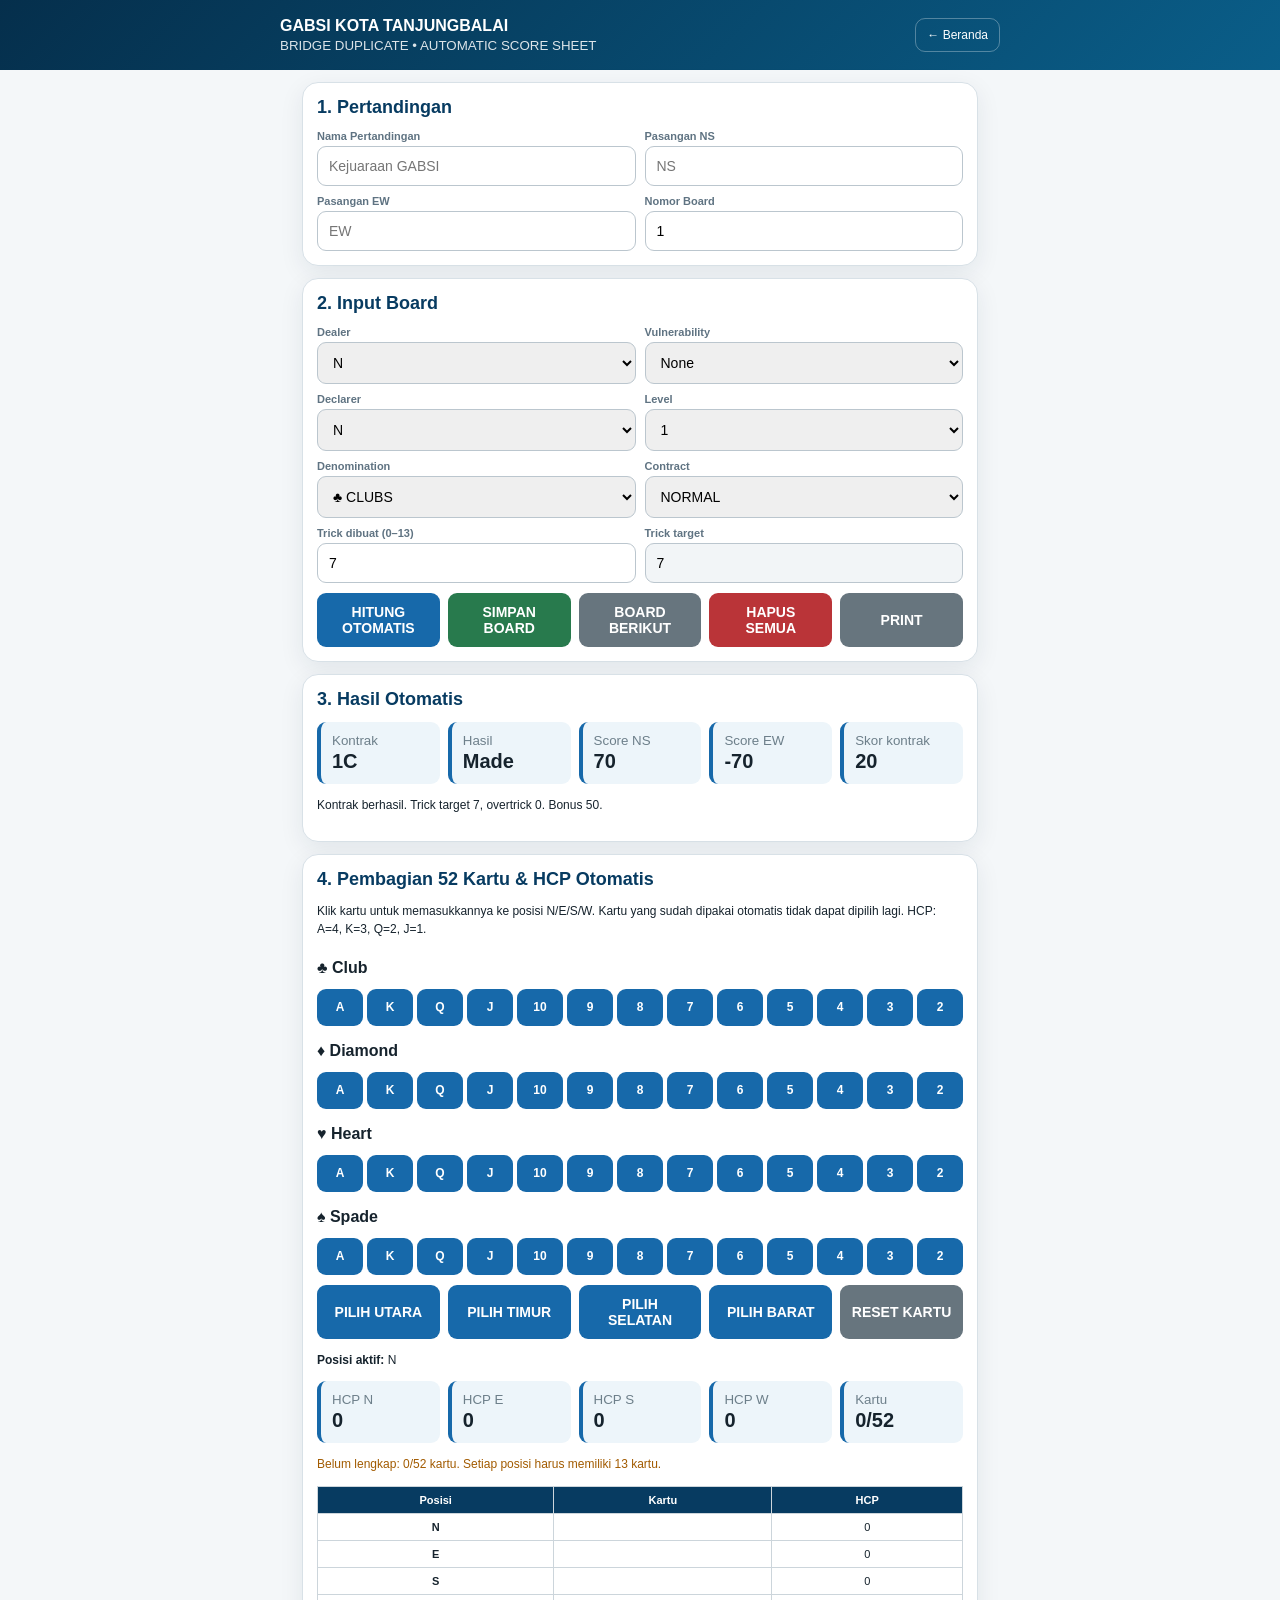
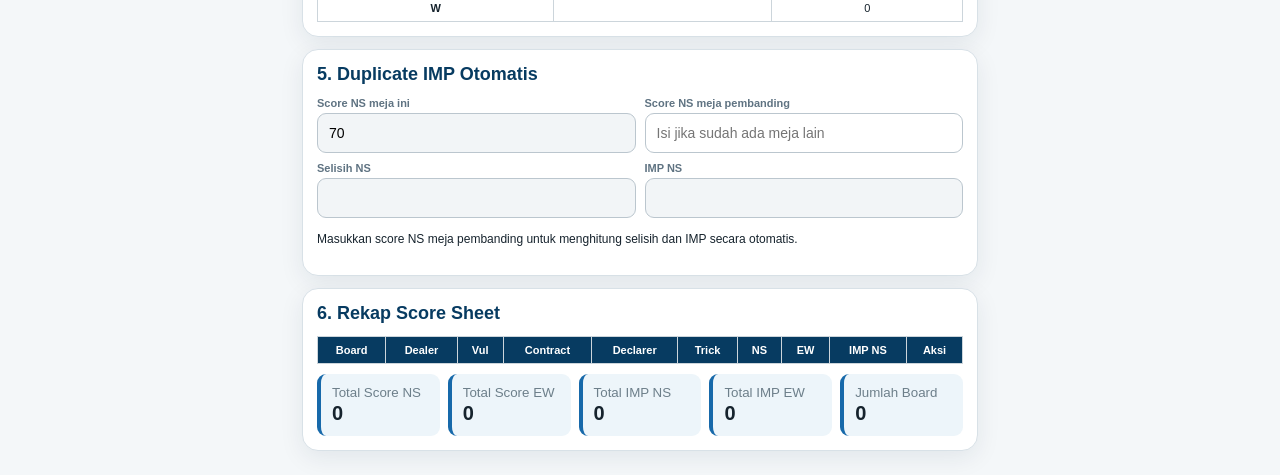
<file: score-sheet.html>
<!doctype html>
<html lang="id">
<head>
<meta charset="utf-8"><meta name="viewport" content="width=device-width,initial-scale=1">
<meta name="theme-color" content="#0a3d62">
<link rel="icon" href="assets/favicon.svg" type="image/svg+xml">
<link rel="manifest" href="manifest.json">
<title>GABSI Kota Tanjungbalai — Bridge Score Sheet</title>
<style>
:root{--navy:#073b61;--blue:#1769aa;--green:#287a4d;--red:#ba3438;--bg:#f4f7f9;--line:#d8e1e7}
*{box-sizing:border-box}html,body{width:100%;min-height:100%;overflow-x:hidden}body{margin:0;font-family:Arial,Segoe UI,sans-serif;background:var(--bg);color:#16232d}
header{background:linear-gradient(135deg,#052f4c,#0a5e89);color:#fff;padding:17px}.head{max-width:720px;margin:auto;display:flex;justify-content:space-between;align-items:center;gap:12px}.brand{font-weight:900}.brand small{display:block;font-weight:400;opacity:.86;margin-top:3px}.home{color:#fff;text-decoration:none;border:1px solid rgba(255,255,255,.3);padding:9px 11px;border-radius:10px;font-size:12px}
main{max-width:700px;margin:0 auto;padding:12px}.card{background:#fff;border:1px solid var(--line);border-radius:16px;padding:14px;margin-bottom:12px;box-shadow:0 7px 24px rgba(8,39,61,.08)}h2{margin:0 0 12px;color:var(--navy);font-size:18px}.grid{display:grid;grid-template-columns:1fr;gap:9px}label{display:block;font-size:11px;font-weight:bold;margin-bottom:4px;color:#5f7382}input,select,button{width:100%;padding:11px;border:1px solid #bbc6ce;border-radius:9px;font-size:14px}input[readonly]{background:#f2f5f7}button{border:0;color:#fff;font-weight:bold;cursor:pointer}.blue{background:var(--blue)}.green{background:var(--green)}.gray{background:#67757e}.red{background:var(--red)}.actions{display:grid;grid-template-columns:1fr;gap:8px;margin-top:10px}.stats{display:grid;grid-template-columns:1fr 1fr;gap:8px}.stat{padding:11px;background:#edf5fa;border-left:4px solid var(--blue);border-radius:9px}.stat small{display:block;color:#6d7f8a}.stat b{font-size:20px;display:block;margin-top:2px}.scroll{overflow:auto}table{width:100%;border-collapse:collapse;font-size:11px}th,td{border:1px solid #ccd5db;padding:7px;text-align:center;white-space:nowrap}th{background:var(--navy);color:#fff}.msg{font-size:12px;line-height:1.55}.good{color:#19703b}.warn{color:#a25b00}.card-picker{display:grid;gap:8px}.suit-title{font-weight:900;margin:8px 0 4px}.card-row{display:grid;grid-template-columns:repeat(13,1fr);gap:4px}.card-row button{min-height:37px;padding:5px 2px;font-size:12px;background:var(--blue)}.card-row button.used-other{background:#9aa4aa}.card-row button.used-active{background:var(--green)}
@media(min-width:650px){.grid{grid-template-columns:1fr 1fr}.actions{grid-template-columns:repeat(5,1fr)}.stats{grid-template-columns:repeat(5,1fr)}}
@media print{@page{size:A4 portrait;margin:10mm}header{box-shadow:none}.actions,.no-print{display:none!important}.card{box-shadow:none;border:1px solid #bbb}}
</style>
</head>
<body>
<header><div class="head"><div class="brand">GABSI KOTA TANJUNGBALAI<small>BRIDGE DUPLICATE • AUTOMATIC SCORE SHEET</small></div><a class="home" href="index.html">← Beranda</a></div></header>
<main>
<div class="card"><h2>1. Pertandingan</h2><div class="grid">
<div><label>Nama Pertandingan</label><input id="event" placeholder="Kejuaraan GABSI"></div><div><label>Pasangan NS</label><input id="nsPair" placeholder="NS"></div>
<div><label>Pasangan EW</label><input id="ewPair" placeholder="EW"></div><div><label>Nomor Board</label><input id="board" type="number" min="1" value="1"></div>
</div></div>

<div class="card"><h2>2. Input Board</h2><div class="grid">
<div><label>Dealer</label><select id="dealer"><option>N</option><option>E</option><option>S</option><option>W</option></select></div>
<div><label>Vulnerability</label><select id="vul"><option value="none">None</option><option value="ns">NS</option><option value="ew">EW</option><option value="both">Both</option></select></div>
<div><label>Declarer</label><select id="declarer"><option>N</option><option>E</option><option>S</option><option>W</option></select></div>
<div><label>Level</label><select id="level"><option>1</option><option>2</option><option>3</option><option>4</option><option>5</option><option>6</option><option>7</option></select></div>
<div><label>Denomination</label><select id="strain"><option value="C">♣ CLUBS</option><option value="D">♦ DIAMONDS</option><option value="H">♥ HEARTS</option><option value="S">♠ SPADES</option><option value="NT">NT</option></select></div>
<div><label>Contract</label><select id="mult"><option value="1">NORMAL</option><option value="2">DOUBLE (X)</option><option value="4">REDOUBLE (XX)</option></select></div>
<div><label>Trick dibuat (0–13)</label><input id="tricks" type="number" min="0" max="13" value="7"></div>
<div><label>Trick target</label><input id="target" readonly></div>
</div><div class="actions">
<button class="blue" onclick="calculate()">HITUNG OTOMATIS</button><button class="green" onclick="save()">SIMPAN BOARD</button><button class="gray" onclick="nextBoard()">BOARD BERIKUT</button><button class="red" onclick="clearAll()">HAPUS SEMUA</button><button class="gray" onclick="window.print()">PRINT</button>
</div></div>

<div class="card"><h2>3. Hasil Otomatis</h2><div class="stats">
<div class="stat"><small>Kontrak</small><b id="contract">-</b></div><div class="stat"><small>Hasil</small><b id="result">-</b></div><div class="stat"><small>Score NS</small><b id="nsScore">0</b></div><div class="stat"><small>Score EW</small><b id="ewScore">0</b></div><div class="stat"><small>Skor kontrak</small><b id="contractPts">0</b></div>
</div><p id="message" class="msg"></p></div>

<div class="card"><h2>4. Pembagian 52 Kartu & HCP Otomatis</h2><p class="msg">Klik kartu untuk memasukkannya ke posisi N/E/S/W. Kartu yang sudah dipakai otomatis tidak dapat dipilih lagi. HCP: A=4, K=3, Q=2, J=1.</p>
<div id="cardPicker" class="card-picker"></div>
<div class="actions no-print" style="margin-top:10px"><button class="blue" onclick="setHand('N')">PILIH UTARA</button><button class="blue" onclick="setHand('E')">PILIH TIMUR</button><button class="blue" onclick="setHand('S')">PILIH SELATAN</button><button class="blue" onclick="setHand('W')">PILIH BARAT</button><button class="gray" onclick="clearCards()">RESET KARTU</button></div>
<p class="msg"><b>Posisi aktif:</b> <span id="activeHand">N</span></p>
<div class="stats"><div class="stat"><small>HCP N</small><b id="hcpN">0</b></div><div class="stat"><small>HCP E</small><b id="hcpE">0</b></div><div class="stat"><small>HCP S</small><b id="hcpS">0</b></div><div class="stat"><small>HCP W</small><b id="hcpW">0</b></div><div class="stat"><small>Kartu</small><b id="cardCount">0/52</b></div></div>
<p id="hcpMsg" class="msg"></p><div class="scroll"><table><thead><tr><th>Posisi</th><th>Kartu</th><th>HCP</th></tr></thead><tbody id="handTable"></tbody></table></div></div>

<div class="card"><h2>5. Duplicate IMP Otomatis</h2><div class="grid">
<div><label>Score NS meja ini</label><input id="currentNS" readonly></div><div><label>Score NS meja pembanding</label><input id="compareNS" type="number" placeholder="Isi jika sudah ada meja lain"></div>
<div><label>Selisih NS</label><input id="difference" readonly></div><div><label>IMP NS</label><input id="impNS" readonly></div>
</div><p class="msg">Masukkan score NS meja pembanding untuk menghitung selisih dan IMP secara otomatis.</p></div>

<div class="card"><h2>6. Rekap Score Sheet</h2><div class="scroll"><table><thead><tr><th>Board</th><th>Dealer</th><th>Vul</th><th>Contract</th><th>Declarer</th><th>Trick</th><th>NS</th><th>EW</th><th>IMP NS</th><th>Aksi</th></tr></thead><tbody id="tbody"></tbody></table></div>
<div class="stats" style="margin-top:10px"><div class="stat"><small>Total Score NS</small><b id="totNS">0</b></div><div class="stat"><small>Total Score EW</small><b id="totEW">0</b></div><div class="stat"><small>Total IMP NS</small><b id="totIMP">0</b></div><div class="stat"><small>Total IMP EW</small><b id="totIMPEW">0</b></div><div class="stat"><small>Jumlah Board</small><b id="totBoards">0</b></div></div></div>
</main>
<script>
const $=id=>document.getElementById(id);let rows=JSON.parse(localStorage.getItem('gabsi_rows_v3')||'[]');
const suits=[{s:'♣',code:'C',name:'Club'},{s:'♦',code:'D',name:'Diamond'},{s:'♥',code:'H',name:'Heart'},{s:'♠',code:'S',name:'Spade'}],ranks=['A','K','Q','J','10','9','8','7','6','5','4','3','2'];
let hands={N:[],E:[],S:[],W:[]},activeHand='N';
function hcpCard(r){return ({A:4,K:3,Q:2,J:1}[r]||0)}
function cardKey(s,r){return s.code+r}
function setHand(h){activeHand=h;$('activeHand').textContent=h;renderCards()}
function cardRank(k){return k.startsWith(k.slice(0,1))?k.replace(/^[CDHS]/,''):k}
function renderCards(){let used=new Set(Object.values(hands).flat()),box=$('cardPicker');box.innerHTML='';
suits.forEach(s=>{let t=document.createElement('div');t.className='suit-title';t.textContent=s.s+' '+s.name;box.appendChild(t);let row=document.createElement('div');row.className='card-row';
ranks.forEach(r=>{let k=cardKey(s,r),btn=document.createElement('button');btn.textContent=r;let owner=Object.keys(hands).find(h=>hands[h].includes(k));btn.disabled=!!owner&&owner!==activeHand;btn.className=owner===activeHand?'used-active':owner?'used-other':'';btn.onclick=()=>toggleCard(k);row.appendChild(btn)});box.appendChild(row)});updateHands()}
function toggleCard(k){let idx=hands[activeHand].indexOf(k);if(idx>=0){hands[activeHand].splice(idx,1)}else{if(Object.values(hands).flat().includes(k))return;if(hands[activeHand].length>=13){alert('Satu posisi maksimal 13 kartu.');return}hands[activeHand].push(k)}renderCards()}
function updateHands(){const all=Object.values(hands).flat(),count=all.length;['N','E','S','W'].forEach(h=>{$('hcp'+h).textContent=hands[h].reduce((sum,k)=>sum+hcpCard(cardRank(k)),0)});
$('cardCount').textContent=count+'/52';let tb=$('handTable');tb.innerHTML='';['N','E','S','W'].forEach(h=>{let tr=document.createElement('tr');tr.innerHTML='<td><b>'+h+'</b></td><td>'+hands[h].join(' ')+'</td><td>'+$('hcp'+h).textContent+'</td>';tb.appendChild(tr)});
let msg=$('hcpMsg'),valid=count===52&&['N','E','S','W'].every(h=>hands[h].length===13);msg.textContent=valid?'✓ Pembagian valid: 52 kartu, 13 kartu per posisi, tidak ada kartu ganda.':'Belum lengkap: '+count+'/52 kartu. Setiap posisi harus memiliki 13 kartu.';msg.className='msg '+(valid?'good':'warn')}
function clearCards(){hands={N:[],E:[],S:[],W:[]};activeHand='N';$('activeHand').textContent='N';renderCards()}
function vulnerabilityForDeclarer(){const v=$('vul').value,d=$('declarer').value;return v==='both'||(v==='ns'&&'NS'.includes(d))||(v==='ew'&&'EW'.includes(d))}
function trickTarget(){return 6+Number($('level').value)}
function basePoints(){const l=Number($('level').value),s=$('strain').value;return s==='NT'?40+(l-1)*30:l*({C:20,D:20,H:30,S:30}[s])}
function doubledPenalty(down,vul,redoubled){if(!down)return 0;let p=0;if(!vul){if(down>=1)p+=100;if(down>=2)p+=200;if(down>=3)p+=200;if(down>=4)p+=300*(down-3)}else{p=200+300*(down-1)}return redoubled?p*2:p}
function calcScore(){const l=Number($('level').value),s=$('strain').value,m=Number($('mult').value),tricks=Number($('tricks').value),target=trickTarget(),made=tricks-target,vul=vulnerabilityForDeclarer();let score=0,cp=0,detail='';
if(made>=0){cp=basePoints()*m;let over=made,overPts=m===1?((s==='C'||s==='D'?20:30)*over):(vul?(m===2?200:400):(m===2?100:200))*over;let bonus=l===6?(vul?750:500):l===7?(vul?1500:1000):(cp>=100?(vul?500:300):50);score=cp+overPts+bonus+(m===2?50:m===4?100:0);detail='Kontrak berhasil. Trick target '+target+', overtrick '+over+'. Bonus '+bonus+'.'}
else{let down=-made;let penalty=m===1?(vul?100:50)*down:doubledPenalty(down,vul,m===4);score=-penalty;detail='Kontrak down '+down+'. Penalty '+penalty+'.'}
let ns='NS'.includes($('declarer').value)?score:-score;return{ns,ew:-ns,cp,detail,made,target}}
function calculate(){const r=calcScore(),m=Number($('mult').value);$('target').value=r.target;$('contract').textContent=$('level').value+$('strain').value+(m===2?'X':m===4?'XX':'');$('result').textContent=r.made===0?'Made':r.made>0?'+'+r.made:'-'+Math.abs(r.made);$('nsScore').textContent=r.ns;$('ewScore').textContent=r.ew;$('contractPts').textContent=r.cp;$('currentNS').value=r.ns;$('message').textContent=r.detail;calcIMP()}
function impFromDiff(diff){const a=Math.abs(diff),limits=[20,50,90,130,170,220,270,320,370,430,500,600,750,900,1100,1300,1500,1750,2000,2250,2500,3000,3500],imps=[0,1,2,3,4,5,6,7,8,9,10,11,12,13,14,15,16,17,18,19,20,21,22,23];if(a<20)return 0;for(let i=0;i<limits.length;i++)if(a<limits[i])return imps[i];return 24}
function calcIMP(){const a=Number($('currentNS').value||0),b=Number($('compareNS').value);if(!Number.isFinite(b)||$('compareNS').value===''){$('difference').value='';$('impNS').value='';return}const d=a-b,imp=impFromDiff(d)*(d<0?-1:1);$('difference').value=d;$('impNS').value=imp}
function save(){calculate();const r=calcScore(),m=Number($('mult').value);const item={board:Number($('board').value),dealer:$('dealer').value,vul:$('vul').value,contract:$('level').value+$('strain').value+(m===2?'X':m===4?'XX':''),declarer:$('declarer').value,tricks:Number($('tricks').value),ns:r.ns,ew:r.ew,imp:Number($('impNS').value||0)};rows=rows.filter(x=>x.board!==item.board);rows.push(item);rows.sort((a,b)=>a.board-b.board);localStorage.setItem('gabsi_rows_v3',JSON.stringify(rows));render()}
function render(){const tb=$('tbody');tb.innerHTML='';let ns=0,ew=0,imp=0;rows.forEach(x=>{ns+=x.ns;ew+=x.ew;imp+=x.imp;const tr=document.createElement('tr');tr.innerHTML='<td>'+x.board+'</td><td>'+x.dealer+'</td><td>'+x.vul+'</td><td>'+x.contract+'</td><td>'+x.declarer+'</td><td>'+x.tricks+'</td><td>'+x.ns+'</td><td>'+x.ew+'</td><td>'+x.imp+'</td><td><button class="gray" onclick="loadBoard('+x.board+')">MUAT</button></td>';tb.appendChild(tr)});$('totNS').textContent=ns;$('totEW').textContent=ew;$('totIMP').textContent=imp;$('totIMPEW').textContent=-imp;$('totBoards').textContent=rows.length}
function loadBoard(n){const x=rows.find(a=>a.board===n);if(!x)return;$('board').value=x.board;$('dealer').value=x.dealer;$('vul').value=x.vul;$('declarer').value=x.declarer;$('tricks').value=x.tricks;const c=x.contract,mm=c.endsWith('XX')?4:c.endsWith('X')?2:1;$('mult').value=mm;$('level').value=c[0];$('strain').value=c.slice(1).replace('XX','').replace('X','');calculate()}
function nextBoard(){$('board').value=Number($('board').value)+1;$('tricks').value=7;$('compareNS').value='';calculate()}
function clearAll(){if(confirm('Hapus seluruh score sheet?')){rows=[];localStorage.removeItem('gabsi_rows_v3');render()}}
['level','strain','mult','declarer','vul','tricks'].forEach(id=>$(id).addEventListener('change',calculate));$('compareNS').addEventListener('input',calcIMP);calculate();render();renderCards();
</script>
</body></html>
</file>
